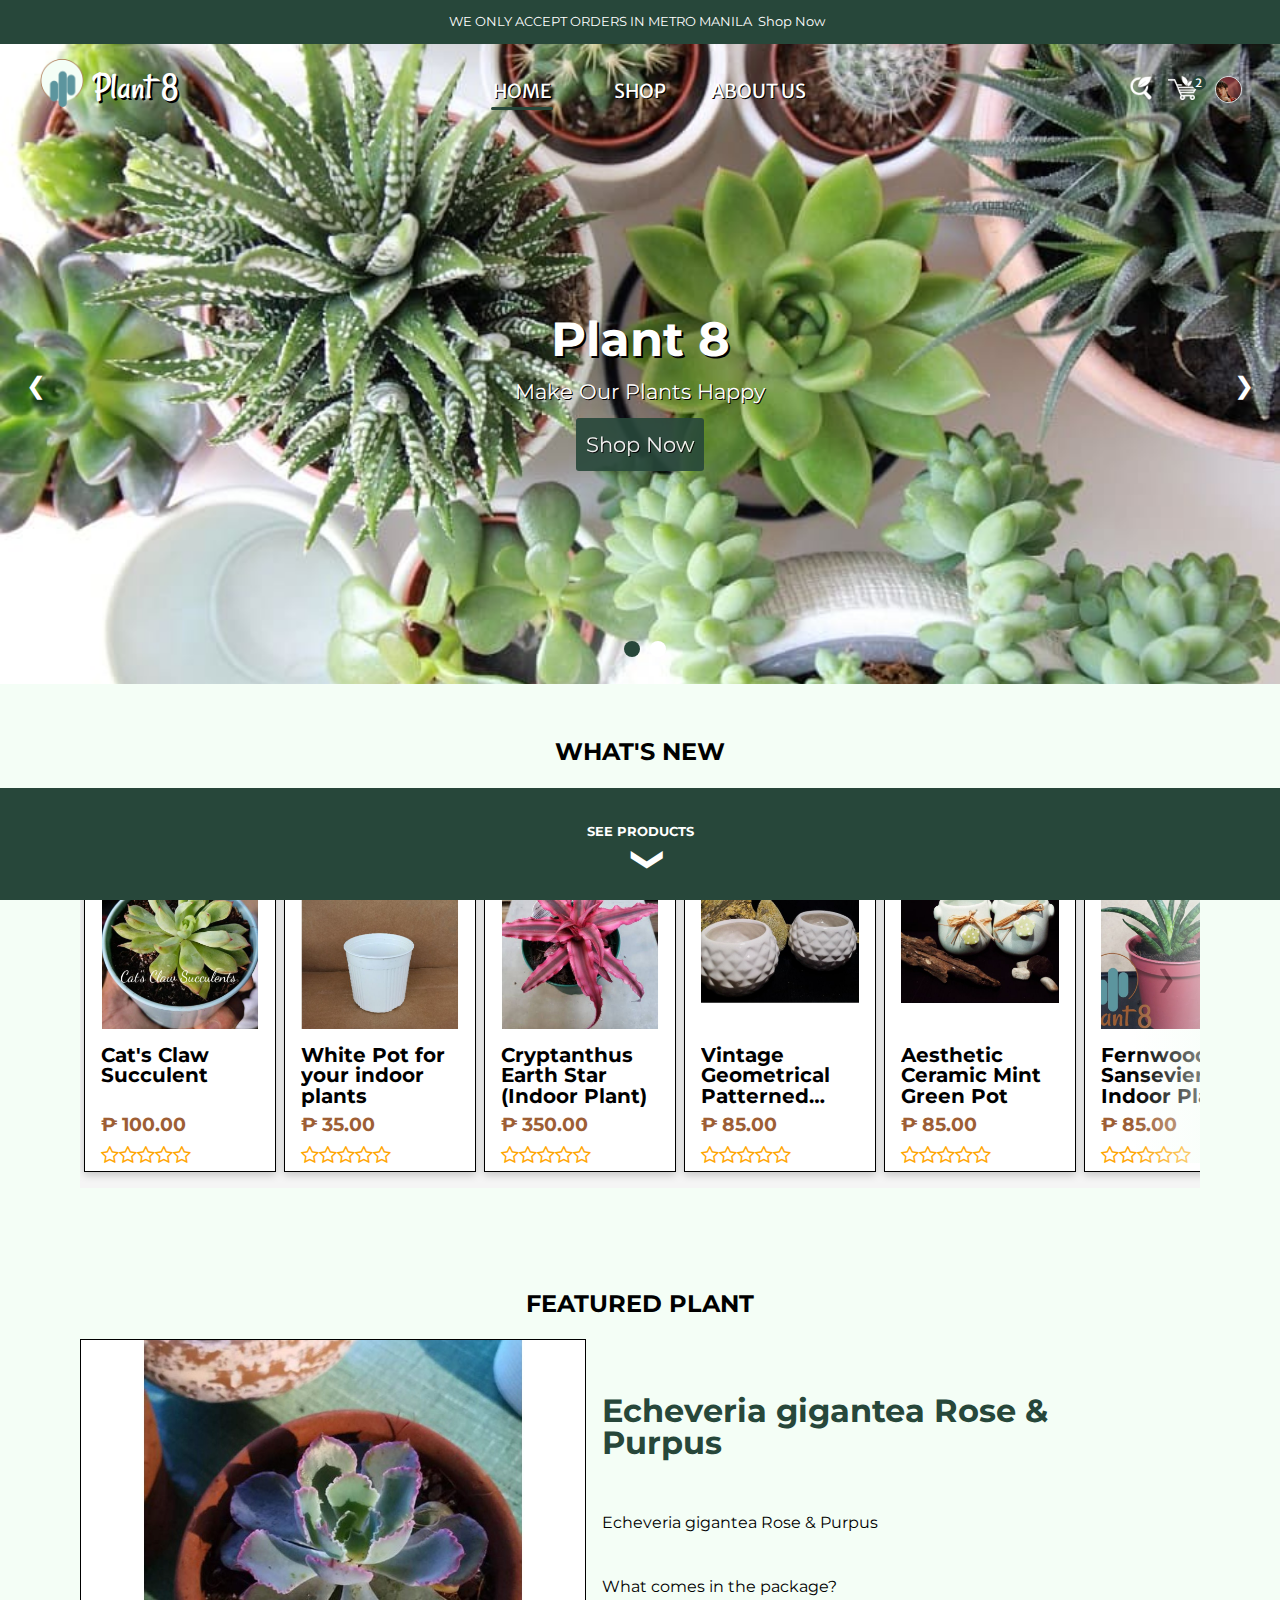
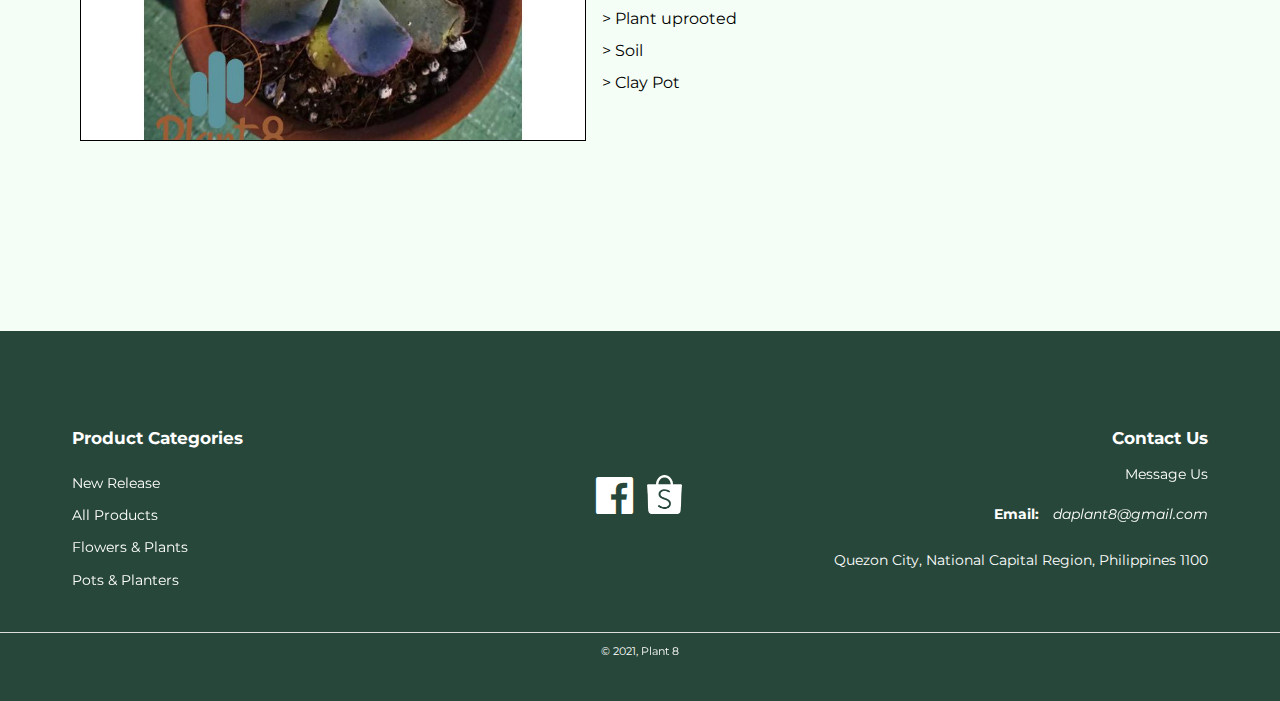
<file: index.html>
<!DOCTYPE html>
<!-- Developers: Dela Cruz, Ysabel S. -->
<!--             Villar, Ron-Arvil B. -->

<html>
	<head>
		<meta content="text/html;charset=utf-8" http-equiv="Content-Type">
		<meta content="utf-8" http-equiv="encoding">
		<meta name="viewport" content="width=device-width, initial-scale=1">
		<title>Plant 8 | Make Our Plants Happy</title>
		<link rel="shortcut icon" type="image/x-icon" href="images/content/favicon.ico">
		<link rel="preconnect" href="https://fonts.gstatic.com">
		<link href="https://fonts.googleapis.com/css2?family=Rancho&amp;family=Merriweather+Sans:wght@300;400&amp;family=Montserrat:wght@400;600&amp;display=swap" rel="stylesheet">
		<link href="css/page.css" rel="stylesheet" type="text/css">
		<link rel="stylesheet" href="https://cdnjs.cloudflare.com/ajax/libs/font-awesome/4.7.0/css/font-awesome.min.css">
		<script src="https://ajax.googleapis.com/ajax/libs/jquery/1.12.4/jquery.min.js"></script>
		<script src="https://code.jquery.com/jquery-3.2.1.min.js"></script>
		<script src="https://cdnjs.cloudflare.com/ajax/libs/popper.js/1.14.7/umd/popper.min.js" integrity="sha384-UO2eT0CpHqdSJQ6hJty5KVphtPhzWj9WO1clHTMGa3JDZwrnQq4sF86dIHNDz0W1" crossorigin="anonymous"></script>
		<script src="https://stackpath.bootstrapcdn.com/bootstrap/4.3.1/js/bootstrap.min.js" integrity="sha384-JjSmVgyd0p3pXB1rRibZUAYoIIy6OrQ6VrjIEaFf/nJGzIxFDsf4x0xIM+B07jRM" crossorigin="anonymous"></script>
		<script type="text/javascript" src="js/page-style.js"></script>
	</head>
	<body>
		<div id="body-wrapper">
			<div id="promo-banner">
				<p id="promo-content">WE ONLY ACCEPT ORDERS IN METRO MANILA<a href="shop.html">Shop Now</a></p>
			</div>
			<header id="header-menu">
				<div class="bg"></div>
				<div id="left-item">
					<span id="nav-icon" style="color: white;">&#9776;</span>
					<a href="index.html"><img id="logo-container" src="images/content/logo2.png" alt="Plant 8"></a>
					<a id="logo-name" class="title-shadow" href="index.html">Plant 8</a>
				</div>
				<div id="center-item" class="sidebar small-side left-origin">
					<span id="left-close" class="close-icon">×</span>
					<ul id="page-navigation" class="navigation">
						<li><a href="index.html" class="nav-link shadow"><span id="current">HOME</span></a></li>
						<li><a href="shop.html" class="nav-link shadow">SHOP</a></li>
						<li><a href="about.html" class="nav-link shadow">ABOUT US</a></li>
					</ul>
				</div>
				<div id="right-item">
					<div id="right-sidebar" class="sidebar small-side right-origin">
						<span id="right-close" class="close-icon">×</span>
						<ul id="user-settings" class="navigation">
							<a href="orders.html"><li id="history">Orders</li></a>
							<a href="settings.html"><li id="settings">Settings</li></a>
							<a href="#"><li id="log-out">Log Out</li></a>
						</ul>
					</div>
					<div id="user-icon" class="icon">
						<img src="images/users/1.jpg" alt="Ysabel Dela Cruz">
					</div>
					<div>
						<img id="cart-icon" class="icon white-icon" src="images/cart.png" data-toggle="modal" data-target="#cart-modal" alt="Cart">
						<span id="cart-count">2</span>
					</div>
					<div id="search">
						<img id="search-icon" class="icon white-icon" src="images/search2.png" alt="Search">
						<div id="search-sidebar" class="sidebar huge-side right-origin">
							<span id="search-close" class="close-icon">&times;</span>
							<div id="search-container">
								<input type="text" placeholder="Search.." name="search" id="search-bar">
								<button id="search-button"><img id="search-submit" src="images/search.png" alt="Search"></button>
							</div>
						</div>
					</div>
				</div>
				<div id="cart-modal" class="modal" style="display: none;" aria-hidden="true">
					<div class="modal-content">
						<div class="modal-body">
							<span class="X" data-dismiss="modal">&times;</span>
							<h2>Your Cart</h2>
							<hr class="horizontal">
							<div id="cart-empty" style="display: none;">
							<p>Oops. Looks like your cart is empty.</p>
							<button id="shop-redirect" class="redirect">Shop Now</button>
						</div>
						<div id="cart-items" style="display: block;">
							<div class="modal-field">
								<div>
									<input type="checkbox" id="select-all" class="ord-checkbox">
									<span class="checkmark cart-checkmark"></span>
								</div>
								<div>
									<button id="delete-cart" class="btn-red btn-disabled" data-cust_id="1"><i class="fa fa-trash"></i>Delete</button>
								</div>
							</div>
							<hr class="horizontal">
							<div id="ord-all">
								<div class="modal-field">
									<div class="ord-product">
										<input type="checkbox" class="ord-checkbox" data-cart_id="442">
										<span class="checkmark cart-checkmark"></span>
										<div class="ord-image">
											<img src="images/products/Broadleaf_Palm_Lily_with_Pot_-_Indoor_Plant/Broadleaf_Palm_Lily_with_Pot_-_Indoor_Plant.jpg">
										</div>
										<div class="ord-summary">
											<div class="ord-desc">
												<p class="ord-name">Broadleaf Palm Lily with Pot - Indoor Plant</p>
												<p class="ord-price">₱ 270.00</p>
												<div class="qty-set">
													<div class="qty-minus unselectable" data-cust_id="1" data-cart_id="442" data-prod_id="3" data-prod_price="270.00">-</div>
													<div class="qty-value">1</div>
													<div class="qty-add unselectable" data-maxqty="983" data-cart_id="442" data-prod_id="3" data-prod_price="270.00">+</div>
												</div>
												<div class="qty-avail">983 pieces left</div>
											</div>
											<p class="ord-sub-price">₱ 270.00</p>
										</div>
									</div>
									<hr class="horizontal">
								</div>
								<div class="modal-field">
									<div class="ord-product">
										<input type="checkbox" class="ord-checkbox" data-cart_id="441">
										<span class="checkmark cart-checkmark"></span>
										<div class="ord-image">
											<img src="images/products/San_Flores_Plant_with_pot_(Indoor_or_Outdoor)_Accent_Plant/San_Flores_Plant_with_pot_(Indoor_or_Outdoor)_Accent_Plant.jpg">
										</div>
										<div class="ord-summary">
											<div class="ord-desc">
												<p class="ord-name">San Flores Plant with pot (Indoor or Outdoor) Accent Plant</p>
												<p class="ord-price">₱ 350.00</p>
												<div class="qty-set">
													<div class="qty-minus unselectable" data-cust_id="1" data-cart_id="441" data-prod_id="1" data-prod_price="350.00">-</div>
													<div class="qty-value">1</div>
													<div class="qty-add unselectable" data-maxqty="941" data-cart_id="441" data-prod_id="1" data-prod_price="350.00">+</div>
												</div>
												<div class="qty-avail">941 pieces left</div>
											</div>
											<p class="ord-sub-price">₱ 350.00</p>
										</div>
									</div>
									<hr class="horizontal">
								</div>
							</div>
							<div id="modal-total" class="modal-field">
								<p><span id="ord-total-qty">2 items</span>, Total: ₱ <span id="ord-total-price">620.00</span></p>
							</div>
							<div id="checkout-field" class="modal-field">
								<button id="checkout-cart" class="btn-green btn-disabled"><i class="fa fa-shopping-basket"></i>Checkout</button>
							</div>
							<h4>You may like:</h4>
							<div id="cart-recommend">
								<a href="product.html?ID=2&amp;prod=sea+orache (indoor or outdoor plant)">
									<div class="recom-display">
										<div class="recom-image">
											<img src="images/products/Sea_Orache_(Indoor_or_Outdoor_Plant)/Sea_Orache_(Indoor_or_Outdoor_Plant).jpg">
										</div>
										<div class="recom-info">
											<div class="recom-name">
												<p>Sea Orache (Indoor or Outdoor Plant)</p>
											</div>
											<p class="recom-price">₱ 250.00</p>
										</div>
									</div>
								</a>
								<a href="product.html?ID=1&amp;prod=san+flores plant with pot (indoor or outdoor) accent plant">
									<div class="recom-display">
										<div class="recom-image">
											<img src="images/products/San_Flores_Plant_with_pot_(Indoor_or_Outdoor)_Accent_Plant/San_Flores_Plant_with_pot_(Indoor_or_Outdoor)_Accent_Plant.jpg">
										</div>
										<div class="recom-info">
											<div class="recom-name">
												<p>San Flores Plant with pot (Indoor or Outdoor) Accent Plant</p>
											</div>
											<p class="recom-price">₱ 350.00</p>
										</div>
									</div>
								</a>
								<a href="product.html?ID=49&amp;prod=2+pcs ceramic pots for your plants">
									<div class="recom-display">
										<div class="recom-image">
											<img src="images/products/2_pcs_Cermic_Pots_for_your_plants/2_pcs_Cermic_Pots_for_your_plants.jpg">
										</div>
										<div class="recom-info">
											<div class="recom-name">
												<p>2 pcs Ceramic Pots for your plants</p>
											</div>
											<p class="recom-price">₱ 250.00</p>
										</div>
									</div>
								</a>
								<a href="product.html?ID=59&amp;prod=fernwood+sanseviera - indoor plant">
									<div class="recom-display">
										<div class="recom-image">
											<img src="images/products/Fernwood_Sanseviera_-_Indoor_Plant/Fernwood_Sanseviera_-_Indoor_Plant.jpg"></div>
											<div class="recom-info">
												<div class="recom-name">
													<p>Fernwood Sanseviera - Indoor Plant</p>
												</div>
												<p class="recom-price">₱ 85.00</p>
											</div>
										</div>
									</a>
								</div>
							</div>
						</div>
					</div>
				</div>
				<div id="load-modal" class="modal" data-backdrop="static" data-keyboard="false">
					<div class="loader"></div>
				</div>
			</header>
			<div id="main">
				<div id="scroll-prompt" class="home-scroll unselectable">
					<h5>SEE PRODUCTS</h5>
					<span id="prompt-arrow">❮</span>
				</div>
				<div id="banner">
					<div id="banner-slider">
						<div class="banner-image">
							<img src="images/content/banner-2.jpg" alt="Plant 8">
							<div class="banner-text">
								<div class="banner-title title-shadow caption-center">Plant 8</div>
								<div class="banner-subtitle shadow caption-center">
									<p>Make Our Plants Happy</p>
									<a href="shop.html" class="caption-center"><div class="banner-button">Shop Now</div></a>
								</div>
							</div>
						</div>
						<div class="banner-image">
							<img src="images/content/banner-3.jpg" alt="Ceramic Geometric Planter">
							<div class="banner-text">
								<div class="banner-title title-shadow caption-left">Ceramic Geometric Planter</div>
								<div class="banner-subtitle shadow caption-left">
									<p>Grab yours now!</p>
									<a href="product.html?ID=32&amp;prod=geometrical+pattered+ceramic+pot" class="caption-left"><div class="banner-button">Learn More</div></a>
								</div>
							</div>
						</div>
					</div>
					<a id="prev-banner" class="slide" onclick="nextBanner(-1)">❮</a>
					<a id="next-banner" class="slide" onclick="nextBanner(1)">❯</a>
					<div id="slide-page"></div>
				</div>
				<div class="inner inner-home">
					<div class="row-home">
						<h2>WHAT'S NEW</h2>
						<div class="product-home">
							<div id="new-display" class="product-slider">
								<div class="product-display" data-prod_id="64" data-prod_name="Cat's Claw Succulent">
									<div class="product-image">
										<img src="images/products/Cat_s_Claw_Succulent/Cat_s_Claw_Succulent.jpg" alt="Cat's Claw Succulent">
									</div>
									<div class="product-info">
										<div class="product-name">
											<p>Cat's Claw Succulent</p>
										</div>
										<p class="product-price">₱ 100.00</p>
										<p class="rating"><i class="fa fa-star-o"></i><i class="fa fa-star-o"></i><i class="fa fa-star-o"></i><i class="fa fa-star-o"></i><i class="fa fa-star-o"></i></p>
									</div>
								</div>
								<div class="product-display" data-prod_id="63" data-prod_name="White Pot for your indoor plants">
									<div class="product-image">
										<img src="images/products/White_Pot_for_your_indoor_plants/White_Pot_for_your_indoor_plants.jpg" alt="White Pot for your indoor plants">
									</div>
									<div class="product-info">
										<div class="product-name">
											<p>White Pot for your indoor plants</p>
										</div>
										<p class="product-price">₱ 35.00</p>
										<p class="rating"><i class="fa fa-star-o"></i><i class="fa fa-star-o"></i><i class="fa fa-star-o"></i><i class="fa fa-star-o"></i><i class="fa fa-star-o"></i></p>
									</div>
								</div>
								<div class="product-display" data-prod_id="62" data-prod_name="Cryptanthus Earth Star (Indoor Plant)">
									<div class="product-image">
										<img src="images/products/Cryptanthus_Earth_Star_(Indoor_Plant)/Cryptanthus_Earth_Star_(Indoor_Plant).jpg" alt="Cryptanthus Earth Star (Indoor Plant)">
									</div>
									<div class="product-info">
										<div class="product-name">
											<p>Cryptanthus Earth Star (Indoor Plant)</p>
										</div>
										<p class="product-price">₱ 350.00</p>
										<p class="rating"><i class="fa fa-star-o"></i><i class="fa fa-star-o"></i><i class="fa fa-star-o"></i><i class="fa fa-star-o"></i><i class="fa fa-star-o"></i></p>
									</div>
								</div>
								<div class="product-display" data-prod_id="61" data-prod_name="Vintage Geometrical Patterned Ceramic Pots l">
									<div class="product-image">
										<img src="images/products/Vintage_Geometrical_Patterned_Cermic_Pots_l/Vintage_Geometrical_Patterned_Cermic_Pots_l.jpg" alt="Vintage Geometrical Patterned Ceramic Pots l">
									</div>
									<div class="product-info">
										<div class="product-name">
											<p>Vintage Geometrical Patterned Ceramic Pots l</p>
										</div>
										<p class="product-price">₱ 85.00</p>
										<p class="rating"><i class="fa fa-star-o"></i><i class="fa fa-star-o"></i><i class="fa fa-star-o"></i><i class="fa fa-star-o"></i><i class="fa fa-star-o"></i></p>
									</div>
								</div>
								<div class="product-display" data-prod_id="60" data-prod_name="Aesthetic Ceramic Mint Green Pot">
									<div class="product-image">
										<img src="images/products/Aesthetic_Ceramic_Mint_Green_Pot/Aesthetic_Ceramic_Mint_Green_Pot.jpg" alt="Aesthetic Ceramic Mint Green Pot">
									</div>
									<div class="product-info">
										<div class="product-name">
											<p>Aesthetic Ceramic Mint Green Pot</p>
										</div>
										<p class="product-price">₱ 85.00</p>
										<p class="rating"><i class="fa fa-star-o"></i><i class="fa fa-star-o"></i><i class="fa fa-star-o"></i><i class="fa fa-star-o"></i><i class="fa fa-star-o"></i></p>
									</div>
								</div>
								<div class="product-display" data-prod_id="59" data-prod_name="Fernwood Sanseviera - Indoor Plant">
									<div class="product-image">
										<img src="images/products/Fernwood_Sanseviera_-_Indoor_Plant/Fernwood_Sanseviera_-_Indoor_Plant.jpg" alt="Fernwood Sanseviera - Indoor Plant">
									</div>
									<div class="product-info">
										<div class="product-name">
											<p>Fernwood Sanseviera - Indoor Plant</p>
										</div>
										<p class="product-price">₱ 85.00</p>
										<p class="rating"><i class="fa fa-star-o"></i><i class="fa fa-star-o"></i><i class="fa fa-star-o"></i><i class="fa fa-star-o"></i><i class="fa fa-star-o"></i></p>
									</div>
								</div>
								<div class="product-display" data-prod_id="58" data-prod_name="Hawaiian Elf or Dwarf Umbrella tree with pot (Indoor or outdoor Plant)">
									<div class="product-image">
										<img src="images/products/Hawaiian_Elf_or_Dwarf_Umbrella_tree_with_pot_(Indoor_or_outdoor_Plant)/Hawaiian_Elf_or_Dwarf_Umbrella_tree_with_pot_(Indoor_or_outdoor_Plant).jpg" alt="Hawaiian Elf or Dwarf Umbrella tree with pot (Indoor or outdoor Plant)">
									</div>
									<div class="product-info">
										<div class="product-name">
											<p>Hawaiian Elf or Dwarf Umbrella tree with pot (Indoor or outdoor Plant)</p>
										</div>
										<p class="product-price">₱ 400.00</p>
										<p class="rating"><i class="fa fa-star-o"></i><i class="fa fa-star-o"></i><i class="fa fa-star-o"></i><i class="fa fa-star-o"></i><i class="fa fa-star-o"></i></p>
									</div>
								</div>
								<div class="product-display" data-prod_id="57" data-prod_name="Christmas Sale - Camp Fire Succulent">
									<div class="product-image">
										<img src="images/products/Christmas_Sale_-_Camp_Fire_Succulent/Christmas_Sale_-_Camp_Fire_Succulent.jpg" alt="Christmas Sale - Camp Fire Succulent">
									</div>
									<div class="product-info">
										<div class="product-name">
											<p>Christmas Sale - Camp Fire Succulent</p>
										</div>
										<p class="product-price">₱ 60.00</p>
										<p class="rating"><i class="fa fa-star-o"></i><i class="fa fa-star-o"></i><i class="fa fa-star-o"></i><i class="fa fa-star-o"></i><i class="fa fa-star-o"></i></p>
									</div>
								</div>
								<div class="product-display" data-prod_id="56" data-prod_name="Echeveria gigantea Rose &amp; Purpus">
									<div class="product-image">
										<img src="images/products/Echeveria_gigantea_Rose_Purpus/Echeveria_gigantea_Rose_Purpus.jpg" alt="Echeveria gigantea Rose &amp; Purpus">
									</div>
									<div class="product-info">
										<div class="product-name">
											<p>Echeveria gigantea Rose &amp; Purpus</p>
										</div>
										<p class="product-price">₱ 250.00</p>
										<p class="rating"><i class="fa fa-star-o"></i><i class="fa fa-star-o"></i><i class="fa fa-star-o"></i><i class="fa fa-star-o"></i><i class="fa fa-star-o"></i></p>
									</div>
								</div>
								<div class="product-display" data-prod_id="55" data-prod_name="Christmas Plant Sale - Haworthia Herbacea">
									<div class="product-image">
										<img src="images/products/Christmas_Plant_Sale_-_Haworthia_Herbacea/Christmas_Plant_Sale_-_Haworthia_Herbacea.jpg" alt="Christmas Plant Sale - Haworthia Herbacea">
									</div>
									<div class="product-info">
										<div class="product-name">
											<p>Christmas Plant Sale - Haworthia Herbacea</p>
										</div>
										<p class="product-price">₱ 99.00</p>
										<p class="rating"><i class="fa fa-star-o"></i><i class="fa fa-star-o"></i><i class="fa fa-star-o"></i><i class="fa fa-star-o"></i><i class="fa fa-star-o"></i></p>
									</div>
								</div>
								<a href="shop.html#new-release">
									<div class="product-display">
										<p class="more">VIEW MORE</p>
									</div>
								</a>
							</div>
							<a id="prev-new" class="prev-display slide" onclick="slideProduct(-1, 1)"><span>&#10094;</span></a>
							<a id="next-new" class="next-display slide" onclick="slideProduct(1, 1)"><span>&#10095;</span></a>
						</div>
					</div>
					<div class="row-home">
						<h2>FEATURED PLANT</h2>
						<div class="featured-home">
							<a href="product.html?ID=56&amp;prod=echeveria+gigantea+rose+&amp;+purpus" id="featured-image" class="column-home">
								<img src="images/products/Echeveria_gigantea_Rose_Purpus/Echeveria_gigantea_Rose_Purpus.jpg" alt="?php echo $row['Title']; ?>">
							</a>
							<div class="column-home">
								<a href="product.html?ID=56&amp;prod=echeveria+gigantea+rose+&amp;+purpus" id="featured-name">Echeveria gigantea Rose &amp; Purpus</a>
								<div id="featured-desc">
									<p>Echeveria gigantea Rose &amp; Purpus<br /><br />What comes in the package?<br />> Plant uprooted<br />> Soil<br />> Clay Pot</p>
								</div>
							</div>
						</div>
					</div>
				</div>
				<div id="scroll-top">
					<span id="arrow-up">&#10094;</span>
				</div>
			</div>
			<footer>
				<div class="row">
					<div id="product-categories" class="column">
						<h3>Product Categories</h3>
						<p><a href="shop.html#new-release" class="category-footer">New Release</a></p>
						<p><a href="shop.html#all" class="category-footer">All Products</a></p>
						<p><a href="shop.html#flowers-plants" class="category-footer">Flowers &amp; Plants</a></p>
						<p><a href="shop.html#pots-planters" class="category-footer">Pots &amp; Planters</a></p>
					</div>
					<div id="sns" class="column">
						<ul>
							<li>
								<a class="shop-links" href="https://www.facebook.com/Dplant8" target="_blank">
									<i class="fa fa-facebook-official fa-3x"></i>
								</a>
							</li>
							<li>
								<a class="shop-links" href="https://shopee.ph/plant8" target="_blank">
									<img src="images/content/shopee.png" alt="Shopee">
								</a>
							</li>
						</ul>
					</div>
					<div id="contact-footer" class="column">
						<h3>Contact Us</h3>
						<a id="message-us" href="about.html?loc=message-us">Message Us</a>
						<p><label>Email:</label><a id="email" href="mailto:daplant8@gmail.com">daplant8@gmail.com</a></p>
						<p>Quezon City, National Capital Region, Philippines 1100</p>
					</div>
				</div>
				<div class="row">
					<p>© 2021, <a href="index.html">Plant 8</a></p>
				</div>
			</footer>
		</div>
		<script type="text/javascript">
			let bannerImages = $(".banner-image").length;
			let bannerTimer;
			let bannerIndex = -1;
			let currentSlide = 0;
			let newWindow;

			let productWidth = $(".product-display").outerWidth(true);
			let currentNew = 0;
			let currentBest = 0;
			
			function createBanner() {
				let pageMarker = $("#slide-page");
				let bannerWidth = bannerImages * window.innerWidth;
				$("#banner-slider").width(bannerWidth + "vw");
			}

			function nextBanner(index) {
				clearInterval(bannerTimer);
				if(index < 0)
					bannerIndex -= 2;
				if(bannerIndex < -1)
					bannerIndex = bannerImages - 2;

				newWindow = true;
				slideBanner();
			}

			function setBanner(index) {
				clearInterval(bannerTimer);
				bannerIndex = index;

				newWindow = true;
				slideBanner();
			}

			function slideBanner() {
				$(".dot").eq(currentSlide).removeClass("currentDot");
				if(bannerIndex >= bannerImages - 1)
					bannerIndex = -1;

				bannerIndex++;
				$("#banner-slider").css("transform", "translateX(-" + bannerIndex * 100 + "vw)");
				currentSlide = bannerIndex;
				$(".dot").eq(currentSlide).addClass("currentDot");

				if(newWindow) {
					bannerTimer = setInterval(slideBanner, 20000);
					newWindow = false;
				}
			}

			function setDisplaysWidth() {
				let newCount = $("#new-display").children().length;
				let newSlider = productWidth * newCount;
				$("#new-display").width(newSlider);
				$("#prev-new").hide();

				if(newSlider <= $(".product-home").width())
					$("#next-new").hide();

				let bestCount = $("#best-display").children().length;
				let bestSlider = productWidth * bestCount;
				$("#best-display").width(bestSlider);
				$("#prev-best").hide();

				if(bestSlider <= $(".product-home").width())
					$("#next-best").hide();
			}

			function slideProduct(index, display) {
				let displaySlide;
				let displayTranslate;
				let prevButton;
				let nextButton;

				switch(display) {
					case 1: 
						displaySlide = $("#new-display");
						if(index > 0)
							currentNew++;
						else
							currentNew--;

						displayTranslate = currentNew;
						prevButton = $("#prev-new");
						nextButton = $("#next-new");
						break;
					case 2:
						displaySlide = $("#best-display");
						if(index > 0)
							currentBest++;
						else
							currentBest--;

						displayTranslate = currentBest;
						prevButton = $("#prev-best");
						nextButton = $("#next-best");
						break;
				}

				let totalTranslate = displayTranslate * productWidth;
				let remainWidth = $(displaySlide).width() - totalTranslate;
				let displayWidth = $(".product-home").width();

				$(displaySlide).css("transform", "translateX(-" + totalTranslate + "px)");
				$(prevButton).css("display", displayTranslate == 0 ? "none" : "block");
				$(nextButton).css("display", remainWidth <= displayWidth ? "none" : "block");
			}
			
			$('body').click(function(event) {
				if(!$(event.target).is("#user-settings") || !$(event.target).is("#user-icon") || !$(event.target).is(".fa-user-circle-o"))
					$('#user-settings').removeClass('active');
			});
			
			$(document).ready(function() {
				$('.product-display').click(function() {
					let prodID = $(this).attr('data-Prod_ID');
					let prodLocation = $(this).attr('data-Prod_Name').replace(/\s+/g, '-').toLowerCase();
					window.location.href = 'product.html?ID=' + prodID + '&prod=' + prodLocation;
				});

				$('.product-action').click(function(event) {
					event.preventDefault();
					event.stopPropagation();
				}).find('.add-cart, .view-prod').click(function() {
					if($(this).hasClass('add-cart')) {
						let custID = "1"
						singleAddtoCart(custID, $(this).attr('data-Prod_ID'));
					} else {
						window.location = $(this).attr('data-Prod_Location');
					}
					return false;
				});
			});

			// activate sticky header when page is scrolled
			window.onscroll = function() {
				activateSticky();
			}

			window.addEventListener("resize", setDisplaysWidth);

			// remove shadow style if window width is lower than 901px
			window.onload = function() {
				setDisplaysWidth();
				createBanner();
				activateSticky();

				for(i = 0; i < bannerImages; i++) {
					let newDot = document.createElement("span");
					newDot.className = "dot";
					newDot.addEventListener("click", function() {
						setBanner(classIndex($(".dot"), this) - 1);
					});
					$("#slide-page").append($(newDot));
				}
				newWindow = true;
				slideBanner();
			}
		</script>
	
</body></html>
</file>
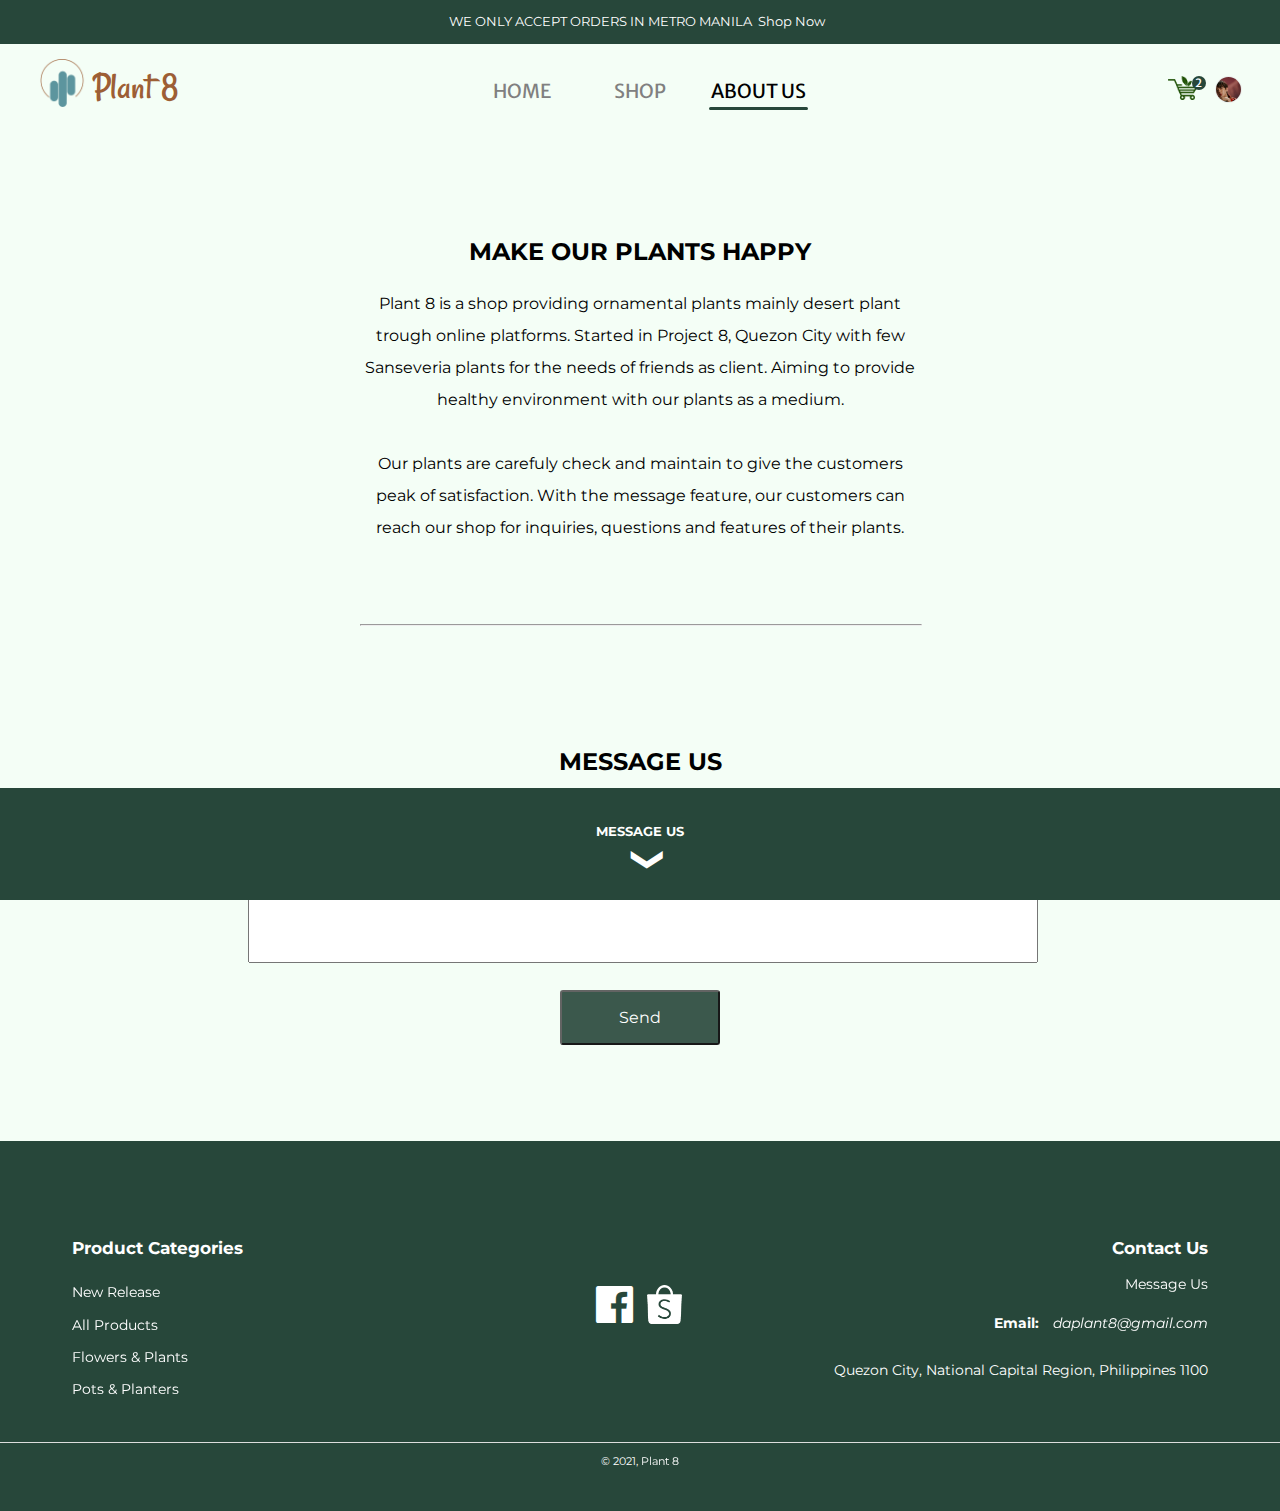
<file: about.html>
<!DOCTYPE html>
<!-- Developers: Dela Cruz, Ysabel S. -->
<!--             Villar, Ron-Arvil B. -->
<html>
	<head>
		<meta content="text/html;charset=utf-8" http-equiv="Content-Type">
		<meta content="utf-8" http-equiv="encoding">
		<meta name="viewport" content="width=device-width, initial-scale=1">
		<title>Plant 8 | Make Our Plants Happy</title>
		<link rel="shortcut icon" type="image/x-icon" href="images/content/favicon.ico">
		<link rel="preconnect" href="https://fonts.gstatic.com">
		<link href="https://fonts.googleapis.com/css2?family=Rancho&amp;family=Merriweather+Sans:wght@300;400&amp;family=Montserrat:wght@400;600&amp;display=swap" rel="stylesheet">
		<link href="css/page.css" rel="stylesheet" type="text/css">
		<link rel="stylesheet" href="https://cdnjs.cloudflare.com/ajax/libs/font-awesome/4.7.0/css/font-awesome.min.css">
		<script src="https://ajax.googleapis.com/ajax/libs/jquery/1.12.4/jquery.min.js"></script>
		<script src="https://code.jquery.com/jquery-3.2.1.min.js"></script>
		<script src="https://cdnjs.cloudflare.com/ajax/libs/popper.js/1.14.7/umd/popper.min.js" integrity="sha384-UO2eT0CpHqdSJQ6hJty5KVphtPhzWj9WO1clHTMGa3JDZwrnQq4sF86dIHNDz0W1" crossorigin="anonymous"></script>
		<script src="https://stackpath.bootstrapcdn.com/bootstrap/4.3.1/js/bootstrap.min.js" integrity="sha384-JjSmVgyd0p3pXB1rRibZUAYoIIy6OrQ6VrjIEaFf/nJGzIxFDsf4x0xIM+B07jRM" crossorigin="anonymous"></script>
		<script type="text/javascript" src="js/page-style.js"></script>
	</head>
	<body>
		<div id="body-wrapper">
			<div id="promo-banner">
				<p id="promo-content">WE ONLY ACCEPT ORDERS IN METRO MANILA<a href="shop.html">Shop Now</a></p>
			</div>
			<header id="header-menu">
				<div class="bg"></div>
				<div id="left-item">
					<span id="nav-icon" style="color: white;">&#9776;</span>
					<a href="index.html"><img id="logo-container" src="images/content/logo2.png" alt="Plant 8"></a>
					<a id="logo-name" class="title-shadow" href="index.html">Plant 8</a>
				</div>
				<div id="center-item" class="sidebar small-side left-origin">
					<span id="left-close" class="close-icon">×</span>
					<ul id="page-navigation" class="navigation">
						<li><a href="index.html" class="nav-link shadow">HOME</a></li>
						<li><a href="shop.html" class="nav-link shadow">SHOP</a></li>
						<li><a href="about.html" class="nav-link shadow"><span id="current">ABOUT US</span></a></li>
					</ul>
				</div>
				<div id="right-item">
					<div id="right-sidebar" class="sidebar small-side right-origin">
						<span id="right-close" class="close-icon">×</span>
						<ul id="user-settings" class="navigation">
							<a href="orders.html"><li id="history">Orders</li></a>
							<a href="settings.html"><li id="settings">Settings</li></a>
							<a href="#"><li id="log-out">Log Out</li></a>
						</ul>
					</div>
					<div id="user-icon" class="icon">
						<img src="images/users/1.jpg" alt="Ysabel Dela Cruz">
					</div>
					<div>
						<img id="cart-icon" class="icon" src="images/cart.png" data-toggle="modal" data-target="#cart-modal" alt="Cart">
						<span id="cart-count">2</span>
					</div>
				</div>
				<div id="cart-modal" class="modal" style="display: none;" aria-hidden="true">
					<div class="modal-content">
						<div class="modal-body">
							<span class="X" data-dismiss="modal">&times;</span>
							<h2>Your Cart</h2>
							<hr class="horizontal">
							<div id="cart-empty" style="display: none;">
							<p>Oops. Looks like your cart is empty.</p>
							<button id="shop-redirect" class="redirect">Shop Now</button>
						</div>
						<div id="cart-items" style="display: block;">
							<div class="modal-field">
								<div>
									<input type="checkbox" id="select-all" class="ord-checkbox">
									<span class="checkmark cart-checkmark"></span>
								</div>
								<div>
									<button id="delete-cart" class="btn-red btn-disabled" data-cust_id="1"><i class="fa fa-trash"></i>Delete</button>
								</div>
							</div>
							<hr class="horizontal">
							<div id="ord-all">
								<div class="modal-field">
									<div class="ord-product">
										<input type="checkbox" class="ord-checkbox" data-cart_id="442">
										<span class="checkmark cart-checkmark"></span>
										<div class="ord-image">
											<img src="images/products/Broadleaf_Palm_Lily_with_Pot_-_Indoor_Plant/Broadleaf_Palm_Lily_with_Pot_-_Indoor_Plant.jpg">
										</div>
										<div class="ord-summary">
											<div class="ord-desc">
												<p class="ord-name">Broadleaf Palm Lily with Pot - Indoor Plant</p>
												<p class="ord-price">₱ 270.00</p>
												<div class="qty-set">
													<div class="qty-minus unselectable" data-cust_id="1" data-cart_id="442" data-prod_id="3" data-prod_price="270.00">-</div>
													<div class="qty-value">1</div>
													<div class="qty-add unselectable" data-maxqty="983" data-cart_id="442" data-prod_id="3" data-prod_price="270.00">+</div>
												</div>
												<div class="qty-avail">983 pieces left</div>
											</div>
											<p class="ord-sub-price">₱ 270.00</p>
										</div>
									</div>
									<hr class="horizontal">
								</div>
								<div class="modal-field">
									<div class="ord-product">
										<input type="checkbox" class="ord-checkbox" data-cart_id="441">
										<span class="checkmark cart-checkmark"></span>
										<div class="ord-image">
											<img src="images/products/San_Flores_Plant_with_pot_(Indoor_or_Outdoor)_Accent_Plant/San_Flores_Plant_with_pot_(Indoor_or_Outdoor)_Accent_Plant.jpg">
										</div>
										<div class="ord-summary">
											<div class="ord-desc">
												<p class="ord-name">San Flores Plant with pot (Indoor or Outdoor) Accent Plant</p>
												<p class="ord-price">₱ 350.00</p>
												<div class="qty-set">
													<div class="qty-minus unselectable" data-cust_id="1" data-cart_id="441" data-prod_id="1" data-prod_price="350.00">-</div>
													<div class="qty-value">1</div>
													<div class="qty-add unselectable" data-maxqty="941" data-cart_id="441" data-prod_id="1" data-prod_price="350.00">+</div>
												</div>
												<div class="qty-avail">941 pieces left</div>
											</div>
											<p class="ord-sub-price">₱ 350.00</p>
										</div>
									</div>
									<hr class="horizontal">
								</div>
							</div>
							<div id="modal-total" class="modal-field">
								<p><span id="ord-total-qty">2 items</span>, Total: ₱ <span id="ord-total-price">620.00</span></p>
							</div>
							<div id="checkout-field" class="modal-field">
								<button id="checkout-cart" class="btn-green btn-disabled"><i class="fa fa-shopping-basket"></i>Checkout</button>
							</div>
							<h4>You may like:</h4>
							<div id="cart-recommend">
								<a href="product.html?ID=2&amp;prod=sea+orache (indoor or outdoor plant)">
									<div class="recom-display">
										<div class="recom-image">
											<img src="images/products/Sea_Orache_(Indoor_or_Outdoor_Plant)/Sea_Orache_(Indoor_or_Outdoor_Plant).jpg">
										</div>
										<div class="recom-info">
											<div class="recom-name">
												<p>Sea Orache (Indoor or Outdoor Plant)</p>
											</div>
											<p class="recom-price">₱ 250.00</p>
										</div>
									</div>
								</a>
								<a href="product.html?ID=1&amp;prod=san+flores plant with pot (indoor or outdoor) accent plant">
									<div class="recom-display">
										<div class="recom-image">
											<img src="images/products/San_Flores_Plant_with_pot_(Indoor_or_Outdoor)_Accent_Plant/San_Flores_Plant_with_pot_(Indoor_or_Outdoor)_Accent_Plant.jpg">
										</div>
										<div class="recom-info">
											<div class="recom-name">
												<p>San Flores Plant with pot (Indoor or Outdoor) Accent Plant</p>
											</div>
											<p class="recom-price">₱ 350.00</p>
										</div>
									</div>
								</a>
								<a href="product.html?ID=49&amp;prod=2+pcs ceramic pots for your plants">
									<div class="recom-display">
										<div class="recom-image">
											<img src="images/products/2_pcs_Cermic_Pots_for_your_plants/2_pcs_Cermic_Pots_for_your_plants.jpg">
										</div>
										<div class="recom-info">
											<div class="recom-name">
												<p>2 pcs Ceramic Pots for your plants</p>
											</div>
											<p class="recom-price">₱ 250.00</p>
										</div>
									</div>
								</a>
								<a href="product.html?ID=59&amp;prod=fernwood+sanseviera - indoor plant">
									<div class="recom-display">
										<div class="recom-image">
											<img src="images/products/Fernwood_Sanseviera_-_Indoor_Plant/Fernwood_Sanseviera_-_Indoor_Plant.jpg"></div>
											<div class="recom-info">
												<div class="recom-name">
													<p>Fernwood Sanseviera - Indoor Plant</p>
												</div>
												<p class="recom-price">₱ 85.00</p>
											</div>
										</div>
									</a>
								</div>
							</div>
						</div>
					</div>
				</div>
				<div id="load-modal" class="modal" data-backdrop="static" data-keyboard="false">
					<div class="loader"></div>
				</div>
			</header>
			<div id="main" class="no-banner">
				<div id="message-notif">
					<p><span>Message sent</span></p>
				</div>
				<div id="scroll-prompt" class="message-scroll unselectable">
					<h5>MESSAGE US</h5>
					<span id="prompt-arrow">❮</span>
				</div>
				<div class="inner">
					<div id="shop-detail">
						<h2>MAKE OUR PLANTS HAPPY</h2>
						<p>Plant 8 is a shop providing ornamental plants mainly desert plant trough online platforms. Started in Project 8, Quezon City with few Sanseveria plants for the needs of friends as client. Aiming to provide healthy environment with our plants as a medium.<br /><br />Our plants are carefuly check and maintain to give the customers peak of satisfaction. With the message feature, our customers can reach our shop for inquiries, questions and features of their plants.</p>
						<hr class="horizontal">
					</div>
					<div id="send-message">
						<h2>MESSAGE US</h2>
						<div>
							<form id="message-form" method="post">
								<div class="message-field">
									<div class="message-label">
										<label for="messageName" class="req">Name</label>
									</div>
									<div class="message-input">
										<input type="text" placeholder="Full Name" name="messageName" id="message-name" value="Ysabel Dela Cruz" readonly="" required="">
									</div>
								</div>
								<div class="message-field">
									<div class="message-label">
										<label for="messageEmail" class="req">Email Address</label>
									</div>
									<div class="message-input">
										<input type="email" placeholder="email@address.com" name="messageEmail" id="message-email" value="delacruz.ysa@gmail.com" readonly="" required="">
									</div>
								</div>
								<div class="message-field">
									<div class="message-input">
										<textarea placeholder="Type message..." name="messageMain" id="message-main" rows="5" required=""></textarea>
									</div>
								</div>
							</form>
							<div class="message-field message-action">
								<button id="message-btn" class="btn-green">Send</button>
							</div>
						</div>
					</div>
				</div>
				<div id="scroll-top" style="display: none;">
					<span id="arrow-up">❮</span>
				</div>
			</div>
			<footer>
				<div class="row">
					<div id="product-categories" class="column">
						<h3>Product Categories</h3>
						<p><a href="shop.html#new-release" class="category-footer">New Release</a></p>
						<p><a href="shop.html#all" class="category-footer">All Products</a></p>
						<p><a href="shop.html#flowers-plants" class="category-footer">Flowers &amp; Plants</a></p>
						<p><a href="shop.html#pots-planters" class="category-footer">Pots &amp; Planters</a></p>
					</div>
					<div id="sns" class="column">
						<ul>
							<li>
								<a class="shop-links" href="https://www.facebook.com/Dplant8" target="_blank">
									<i class="fa fa-facebook-official fa-3x"></i>
								</a>
							</li>
							<li>
								<a class="shop-links" href="https://shopee.ph/plant8" target="_blank">
									<img src="images/content/shopee.png" alt="Shopee">
								</a>
							</li>
						</ul>
					</div>
					<div id="contact-footer" class="column">
						<h3>Contact Us</h3>
						<a id="message-us" href="about.html?loc=message-us">Message Us</a>
						<p><label>Email:</label><a id="email" href="mailto:daplant8@gmail.com">daplant8@gmail.com</a></p>
						<p>Quezon City, National Capital Region, Philippines 1100</p>
					</div>
				</div>
				<div class="row">
					<p>© 2021, <a href="index.html">Plant 8</a></p>
				</div>
			</footer>
		</div>
		<script type="text/javascript">
			$('body').click(function(event) {
				if(!$(event.target).is("#user-settings") || !$(event.target).is("#user-icon") || !$(event.target).is(".fa-user-circle-o"))
					$('#user-settings').removeClass('active');
			});
			
			// activate sticky header when page is scrolled
			window.onscroll = function() {
				activateSticky();
			}

			// remove shadow style if window width is lower than 901px
			window.onload = function() {
				activateSticky();

				let queryString = (location.href.split('?')[1] || '');
				if(queryString == 'loc=message-us')
					$([document.documentElement, document.body]).animate({
						scrollTop: $('#send-message').offset().top - 100
					}, 500);
			}
		</script>
	
</body></html>
</file>
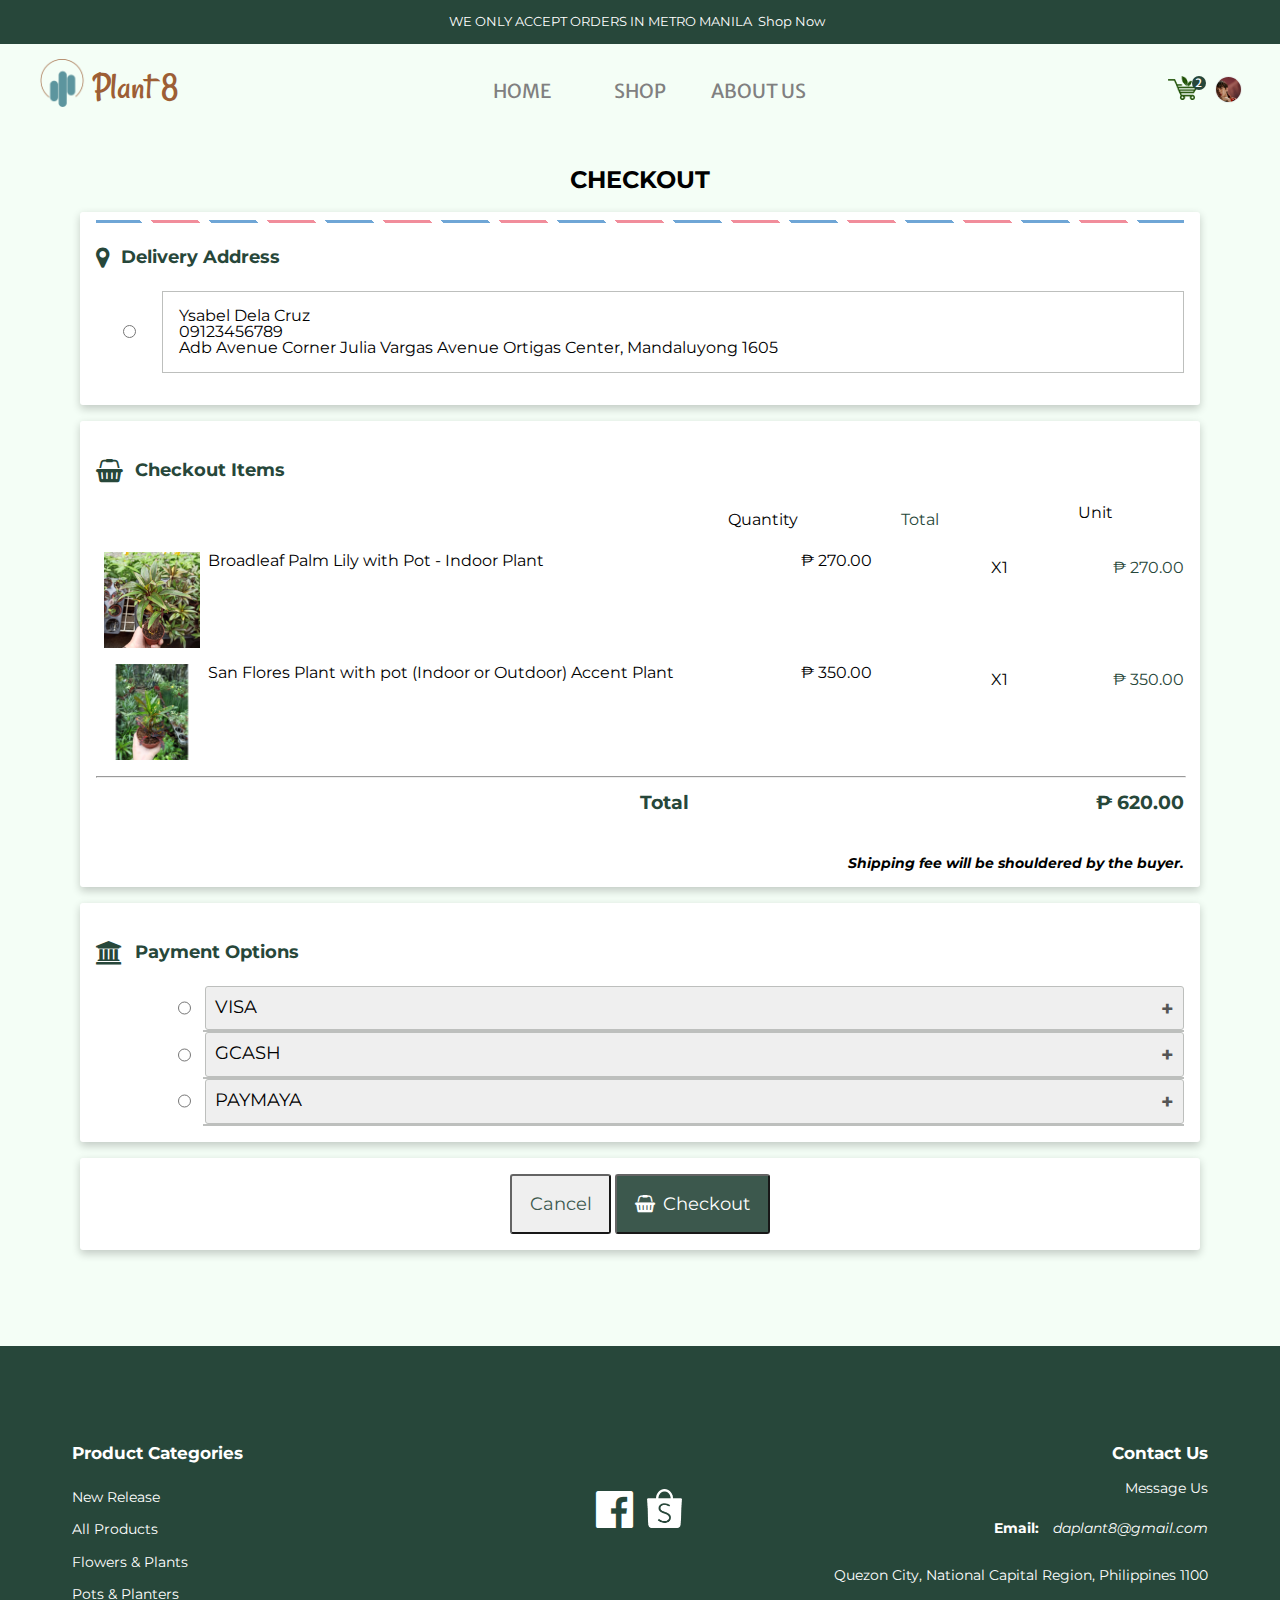
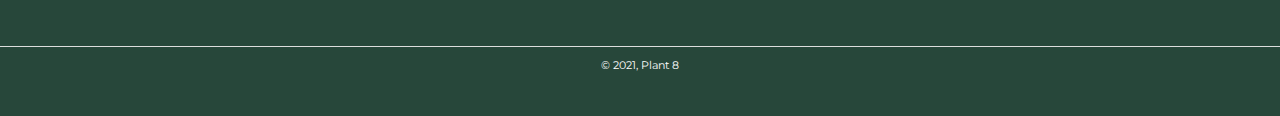
<file: checkout.html>
<!DOCTYPE html>
<!-- Developers: Dela Cruz, Ysabel S. -->
<!--             Villar, Ron-Arvil B. -->

<html>
	<head>
		<meta content="text/html;charset=utf-8" http-equiv="Content-Type">
		<meta content="utf-8" http-equiv="encoding">
		<meta name="viewport" content="width=device-width, initial-scale=1">
		<title>Plant 8 | Checkout</title>
		<link rel="shortcut icon" type="image/x-icon" href="images/content/favicon.ico">
		<link rel="preconnect" href="https://fonts.gstatic.com">
		<link href="https://fonts.googleapis.com/css2?family=Rancho&amp;family=Merriweather+Sans:wght@300;400&amp;family=Montserrat:wght@400;600&amp;display=swap" rel="stylesheet">
		<link href="css/page.css" rel="stylesheet" type="text/css">
		<link rel="stylesheet" href="https://cdnjs.cloudflare.com/ajax/libs/font-awesome/4.7.0/css/font-awesome.min.css">
		<script src="https://ajax.googleapis.com/ajax/libs/jquery/1.12.4/jquery.min.js"></script>
		<script src="https://code.jquery.com/jquery-3.2.1.min.js"></script>
		<script src="https://cdnjs.cloudflare.com/ajax/libs/popper.js/1.14.7/umd/popper.min.js" integrity="sha384-UO2eT0CpHqdSJQ6hJty5KVphtPhzWj9WO1clHTMGa3JDZwrnQq4sF86dIHNDz0W1" crossorigin="anonymous"></script>
		<script src="https://stackpath.bootstrapcdn.com/bootstrap/4.3.1/js/bootstrap.min.js" integrity="sha384-JjSmVgyd0p3pXB1rRibZUAYoIIy6OrQ6VrjIEaFf/nJGzIxFDsf4x0xIM+B07jRM" crossorigin="anonymous"></script>
		<script type="text/javascript" src="js/page-style.js"></script>
	</head>
	<body>
		<div id="body-wrapper">
			<div id="promo-banner">
				<p id="promo-content">WE ONLY ACCEPT ORDERS IN METRO MANILA<a href="shop.html">Shop Now</a></p>
			</div>
			<header id="header-menu">
				<div class="bg"></div>
				<div id="left-item">
					<span id="nav-icon" style="color: white;">&#9776;</span>
					<a href="index.html"><img id="logo-container" src="images/content/logo2.png" alt="Plant 8"></a>
					<a id="logo-name" class="title-shadow" href="index.html">Plant 8</a>
				</div>
				<div id="center-item" class="sidebar small-side left-origin">
					<span id="left-close" class="close-icon">×</span>
					<ul id="page-navigation" class="navigation">
						<li><a href="index.html" class="nav-link shadow">HOME</a></li>
						<li><a href="shop.html" class="nav-link shadow">SHOP</a></li>
						<li><a href="about.html" class="nav-link shadow">ABOUT US</a></li>
					</ul>
				</div>
				<div id="right-item">
					<div id="right-sidebar" class="sidebar small-side right-origin">
						<span id="right-close" class="close-icon">×</span>
						<ul id="user-settings" class="navigation">
							<a href="orders.html"><li id="history">Orders</li></a>
							<a href="settings.html"><li id="settings">Settings</li></a>
							<a href="#"><li id="log-out">Log Out</li></a>
						</ul>
					</div>
					<div id="user-icon" class="icon">
						<img src="images/users/1.jpg" alt="Ysabel Dela Cruz">
					</div>
					<div>
						<img id="cart-icon" class="icon" src="images/cart.png" data-toggle="modal" data-target="#cart-modal" alt="Cart">
						<span id="cart-count">2</span>
					</div>
				</div>
				<div id="cart-modal" class="modal" style="display: none;" aria-hidden="true">
					<div class="modal-content">
						<div class="modal-body">
							<span class="X" data-dismiss="modal">&times;</span>
							<h2>Your Cart</h2>
							<hr class="horizontal">
							<div id="cart-empty" style="display: none;">
							<p>Oops. Looks like your cart is empty.</p>
							<button id="shop-redirect" class="redirect">Shop Now</button>
						</div>
						<div id="cart-items" style="display: block;">
							<div class="modal-field">
								<div>
									<input type="checkbox" id="select-all" class="ord-checkbox">
									<span class="checkmark cart-checkmark"></span>
								</div>
								<div>
									<button id="delete-cart" class="btn-red btn-disabled" data-cust_id="1"><i class="fa fa-trash"></i>Delete</button>
								</div>
							</div>
							<hr class="horizontal">
							<div id="ord-all">
								<div class="modal-field">
									<div class="ord-product">
										<input type="checkbox" class="ord-checkbox" data-cart_id="442">
										<span class="checkmark cart-checkmark"></span>
										<div class="ord-image">
											<img src="images/products/Broadleaf_Palm_Lily_with_Pot_-_Indoor_Plant/Broadleaf_Palm_Lily_with_Pot_-_Indoor_Plant.jpg">
										</div>
										<div class="ord-summary">
											<div class="ord-desc">
												<p class="ord-name">Broadleaf Palm Lily with Pot - Indoor Plant</p>
												<p class="ord-price">₱ 270.00</p>
												<div class="qty-set">
													<div class="qty-minus unselectable" data-cust_id="1" data-cart_id="442" data-prod_id="3" data-prod_price="270.00">-</div>
													<div class="qty-value">1</div>
													<div class="qty-add unselectable" data-maxqty="983" data-cart_id="442" data-prod_id="3" data-prod_price="270.00">+</div>
												</div>
												<div class="qty-avail">983 pieces left</div>
											</div>
											<p class="ord-sub-price">₱ 270.00</p>
										</div>
									</div>
									<hr class="horizontal">
								</div>
								<div class="modal-field">
									<div class="ord-product">
										<input type="checkbox" class="ord-checkbox" data-cart_id="441">
										<span class="checkmark cart-checkmark"></span>
										<div class="ord-image">
											<img src="images/products/San_Flores_Plant_with_pot_(Indoor_or_Outdoor)_Accent_Plant/San_Flores_Plant_with_pot_(Indoor_or_Outdoor)_Accent_Plant.jpg">
										</div>
										<div class="ord-summary">
											<div class="ord-desc">
												<p class="ord-name">San Flores Plant with pot (Indoor or Outdoor) Accent Plant</p>
												<p class="ord-price">₱ 350.00</p>
												<div class="qty-set">
													<div class="qty-minus unselectable" data-cust_id="1" data-cart_id="441" data-prod_id="1" data-prod_price="350.00">-</div>
													<div class="qty-value">1</div>
													<div class="qty-add unselectable" data-maxqty="941" data-cart_id="441" data-prod_id="1" data-prod_price="350.00">+</div>
												</div>
												<div class="qty-avail">941 pieces left</div>
											</div>
											<p class="ord-sub-price">₱ 350.00</p>
										</div>
									</div>
									<hr class="horizontal">
								</div>
							</div>
							<div id="modal-total" class="modal-field">
								<p><span id="ord-total-qty">2 items</span>, Total: ₱ <span id="ord-total-price">620.00</span></p>
							</div>
							<div id="checkout-field" class="modal-field">
								<button id="checkout-cart" class="btn-green btn-disabled"><i class="fa fa-shopping-basket"></i>Checkout</button>
							</div>
							<h4>You may like:</h4>
							<div id="cart-recommend">
								<a href="product.html?ID=2&amp;prod=sea+orache (indoor or outdoor plant)">
									<div class="recom-display">
										<div class="recom-image">
											<img src="images/products/Sea_Orache_(Indoor_or_Outdoor_Plant)/Sea_Orache_(Indoor_or_Outdoor_Plant).jpg">
										</div>
										<div class="recom-info">
											<div class="recom-name">
												<p>Sea Orache (Indoor or Outdoor Plant)</p>
											</div>
											<p class="recom-price">₱ 250.00</p>
										</div>
									</div>
								</a>
								<a href="product.html?ID=1&amp;prod=san+flores plant with pot (indoor or outdoor) accent plant">
									<div class="recom-display">
										<div class="recom-image">
											<img src="images/products/San_Flores_Plant_with_pot_(Indoor_or_Outdoor)_Accent_Plant/San_Flores_Plant_with_pot_(Indoor_or_Outdoor)_Accent_Plant.jpg">
										</div>
										<div class="recom-info">
											<div class="recom-name">
												<p>San Flores Plant with pot (Indoor or Outdoor) Accent Plant</p>
											</div>
											<p class="recom-price">₱ 350.00</p>
										</div>
									</div>
								</a>
								<a href="product.html?ID=49&amp;prod=2+pcs ceramic pots for your plants">
									<div class="recom-display">
										<div class="recom-image">
											<img src="images/products/2_pcs_Cermic_Pots_for_your_plants/2_pcs_Cermic_Pots_for_your_plants.jpg">
										</div>
										<div class="recom-info">
											<div class="recom-name">
												<p>2 pcs Ceramic Pots for your plants</p>
											</div>
											<p class="recom-price">₱ 250.00</p>
										</div>
									</div>
								</a>
								<a href="product.html?ID=59&amp;prod=fernwood+sanseviera - indoor plant">
									<div class="recom-display">
										<div class="recom-image">
											<img src="images/products/Fernwood_Sanseviera_-_Indoor_Plant/Fernwood_Sanseviera_-_Indoor_Plant.jpg"></div>
											<div class="recom-info">
												<div class="recom-name">
													<p>Fernwood Sanseviera - Indoor Plant</p>
												</div>
												<p class="recom-price">₱ 85.00</p>
											</div>
										</div>
									</a>
								</div>
							</div>
						</div>
					</div>
				</div>
				<div id="load-modal" class="modal" data-backdrop="static" data-keyboard="false">
					<div class="loader"></div>
				</div>
			</header>
			<div id="main" class="no-banner">
				<div id="checkout" class="inner">
					<h2>CHECKOUT</h2>
					<div id="deli-details">
						<div id="mail-design"></div>
						<p class="checkout-titles"><i class="fa fa-map-marker fa-lg"></i>Delivery Address</p>
						<div class="deli-choice">
							<input type="radio" name="deli-choose" id="deli-1" class="deli-radio" value="1">
							<label class="deli-label" for="deli-1">
								<span>Ysabel Dela Cruz</span>
								<span>09123456789</span>
								<span>Adb Avenue Corner Julia Vargas Avenue Ortigas Center, Mandaluyong 1605</span>
							</label>
						</div>
					</div>
					<div id="checkout-items">
						<p class="checkout-titles"><i class="fa fa-shopping-basket fa-lg"></i>Checkout Items</p>
						<div class="checkout-label">
							<div class="checkout-detail">
								<div class="checkout-qty">Quantity</div>
								<div class="checkout-sub-price">Total</div>
								<div class="checkout-price">Unit</div>
							</div>
						</div>
						<div class="checkout-product" data-cart_id="442">
							<div class="checkout-image">
								<img src="images/products/Broadleaf_Palm_Lily_with_Pot_-_Indoor_Plant/Broadleaf_Palm_Lily_with_Pot_-_Indoor_Plant.jpg" alt="Broadleaf Palm Lily with Pot - Indoor Plant">
							</div>
							<div class="checkout-detail">
								<div class="checkout-name">Broadleaf Palm Lily with Pot - Indoor Plant</div>
								<div class="checkout-price">₱ 270.00</div>
								<div class="checkout-qty">X1</div>
								<div class="checkout-sub-price">₱ <span>270.00</span></div>
							</div>
						</div>
						<div class="checkout-product" data-cart_id="441">
							<div class="checkout-image">
								<img src="images/products/San_Flores_Plant_with_pot_(Indoor_or_Outdoor)_Accent_Plant/San_Flores_Plant_with_pot_(Indoor_or_Outdoor)_Accent_Plant.jpg" alt="San Flores Plant with pot (Indoor or Outdoor) Accent Plant">
							</div>
							<div class="checkout-detail">
								<div class="checkout-name">San Flores Plant with pot (Indoor or Outdoor) Accent Plant</div>
								<div class="checkout-price">₱ 350.00</div>
								<div class="checkout-qty">X1</div>
								<div class="checkout-sub-price">₱ <span>350.00</span></div>
							</div>
						</div>
						<hr class="horizontal">
						<div class="checkout-end">
							<div>
								<div>Total</div>
								<div>₱ <span id="checkout-total">620.00</span></div>
							</div>
						</div>
						<span id="checkout-notice">Shipping fee will be shouldered by the buyer.</span>
					</div>
					<div id="payment-op">
						<p class="checkout-titles"><i class="fa fa-university fa-lg"></i>Payment Options</p>
						<div class="payment-container">
							<input type="radio" name="payOp" value="1">
							<button class="payment-acc">VISA</button>
						</div>
						<div class="payment-container">
							<div class="payment-detail">
								<div class="payment-area">
									<div class="payment-row">
										<span>Account Name:</span><span>Ysabel Dela Cruz</span>
									</div>
									<div class="payment-row">
										<span>Account Number:</span><span>1230456789</span>
									</div>
									<div class="payment-row payment-qr">
										<span>QR Code:</span>
										<div>
											<div class="qr-container">
												<img src="images/PayOptions/cardQR.png" alt="VISA">
											</div>
										</div>
									</div>
								</div>
							</div>
						</div>
						<div class="payment-container">
							<input type="radio" name="payOp" value="2">
							<button class="payment-acc">GCASH</button>
						</div>
						<div class="payment-container">
							<div class="payment-detail">
								<div class="payment-area">
									<div class="payment-row">
										<span>Account Name:</span><span>Ron-Arvil Villar</span>
									</div>
									<div class="payment-row">
										<span>Account Number:</span><span>09999999999</span>
									</div>
									<div class="payment-row payment-qr">
										<span>QR Code:</span>
										<div>
											<div class="qr-container">
												<img src="images/PayOptions/gcashQR.jpg" alt="GCASH">
											</div>
										</div>
									</div>
								</div>
							</div>
						</div>
						<div class="payment-container">
							<input type="radio" name="payOp" value="3">
							<button class="payment-acc">PAYMAYA</button>
						</div>
						<div class="payment-container">
							<div class="payment-detail">
								<div class="payment-area">
									<div class="payment-row">
										<span>Account Name:</span><span>Ron-Arvil Villar</span>
									</div>
									<div class="payment-row">
										<span>Account Number:</span><span>09999999999</span>
									</div>
									<div class="payment-row payment-qr">
										<span>QR Code:</span>
										<div>
											<div class="qr-container">
												<img src="images/PayOptions/PayQR.jpg" alt="PAYMAYA">
											</div>
										</div>
									</div>
								</div>
							</div>
						</div>
					</div>
					<div id="checkout-btns">
						<button class="btn-default checkout-back">Cancel</button>
						<button id="add-order" class="btn-green" data-cust_id="1" data-proditems="2" data-totitems="2" data-totprice="620" data-payop="COD" data-prod_id="3,1," data-prod_qty="1,1," data-prod_price="270.00,350.00," data-cart_id="442,441,">
							<i class="fa fa-shopping-basket"></i>Checkout
						</button>
					</div>
				</div>
				<div id="scroll-top">
					<span id="arrow-up">❮</span>
				</div>
			</div>
			<footer>
				<div class="row">
					<div id="product-categories" class="column">
						<h3>Product Categories</h3>
						<p><a href="shop.html#new-release" class="category-footer">New Release</a></p>
						<p><a href="shop.html#all" class="category-footer">All Products</a></p>
						<p><a href="shop.html#flowers-plants" class="category-footer">Flowers &amp; Plants</a></p>
						<p><a href="shop.html#pots-planters" class="category-footer">Pots &amp; Planters</a></p>
					</div>
					<div id="sns" class="column">
						<ul>
							<li>
								<a class="shop-links" href="https://www.facebook.com/Dplant8" target="_blank">
									<i class="fa fa-facebook-official fa-3x"></i>
								</a>
							</li>
							<li>
								<a class="shop-links" href="https://shopee.ph/plant8" target="_blank">
									<img src="images/content/shopee.png" alt="Shopee">
								</a>
							</li>
						</ul>
					</div>
					<div id="contact-footer" class="column">
						<h3>Contact Us</h3>
						<a id="message-us" href="about.html?loc=message-us">Message Us</a>
						<p><label>Email:</label><a id="email" href="mailto:daplant8@gmail.com">daplant8@gmail.com</a></p>
						<p>Quezon City, National Capital Region, Philippines 1100</p>
					</div>
				</div>
				<div class="row">
					<p>© 2021, <a href="index.html">Plant 8</a></p>
				</div>
			</footer>
		</div>
		<script type="text/javascript">
			$(document).on('click', '.payment-acc', function() {
				$(this).toggleClass('payment-active');

				let panel = this.parentElement.nextElementSibling.children[0];

				if(panel.style.maxHeight)
					panel.style.maxHeight = null;
				else
					panel.style.maxHeight = (panel.scrollHeight + 38) + 'px';
			});

			// activate sticky header when page is scrolled
			window.onscroll = function() {
				activateSticky();
			}

			// remove shadow style if window width is lower than 901px
			window.onload = function() {
				activateSticky();
			}
		</script>
	</body>
</html>
</file>
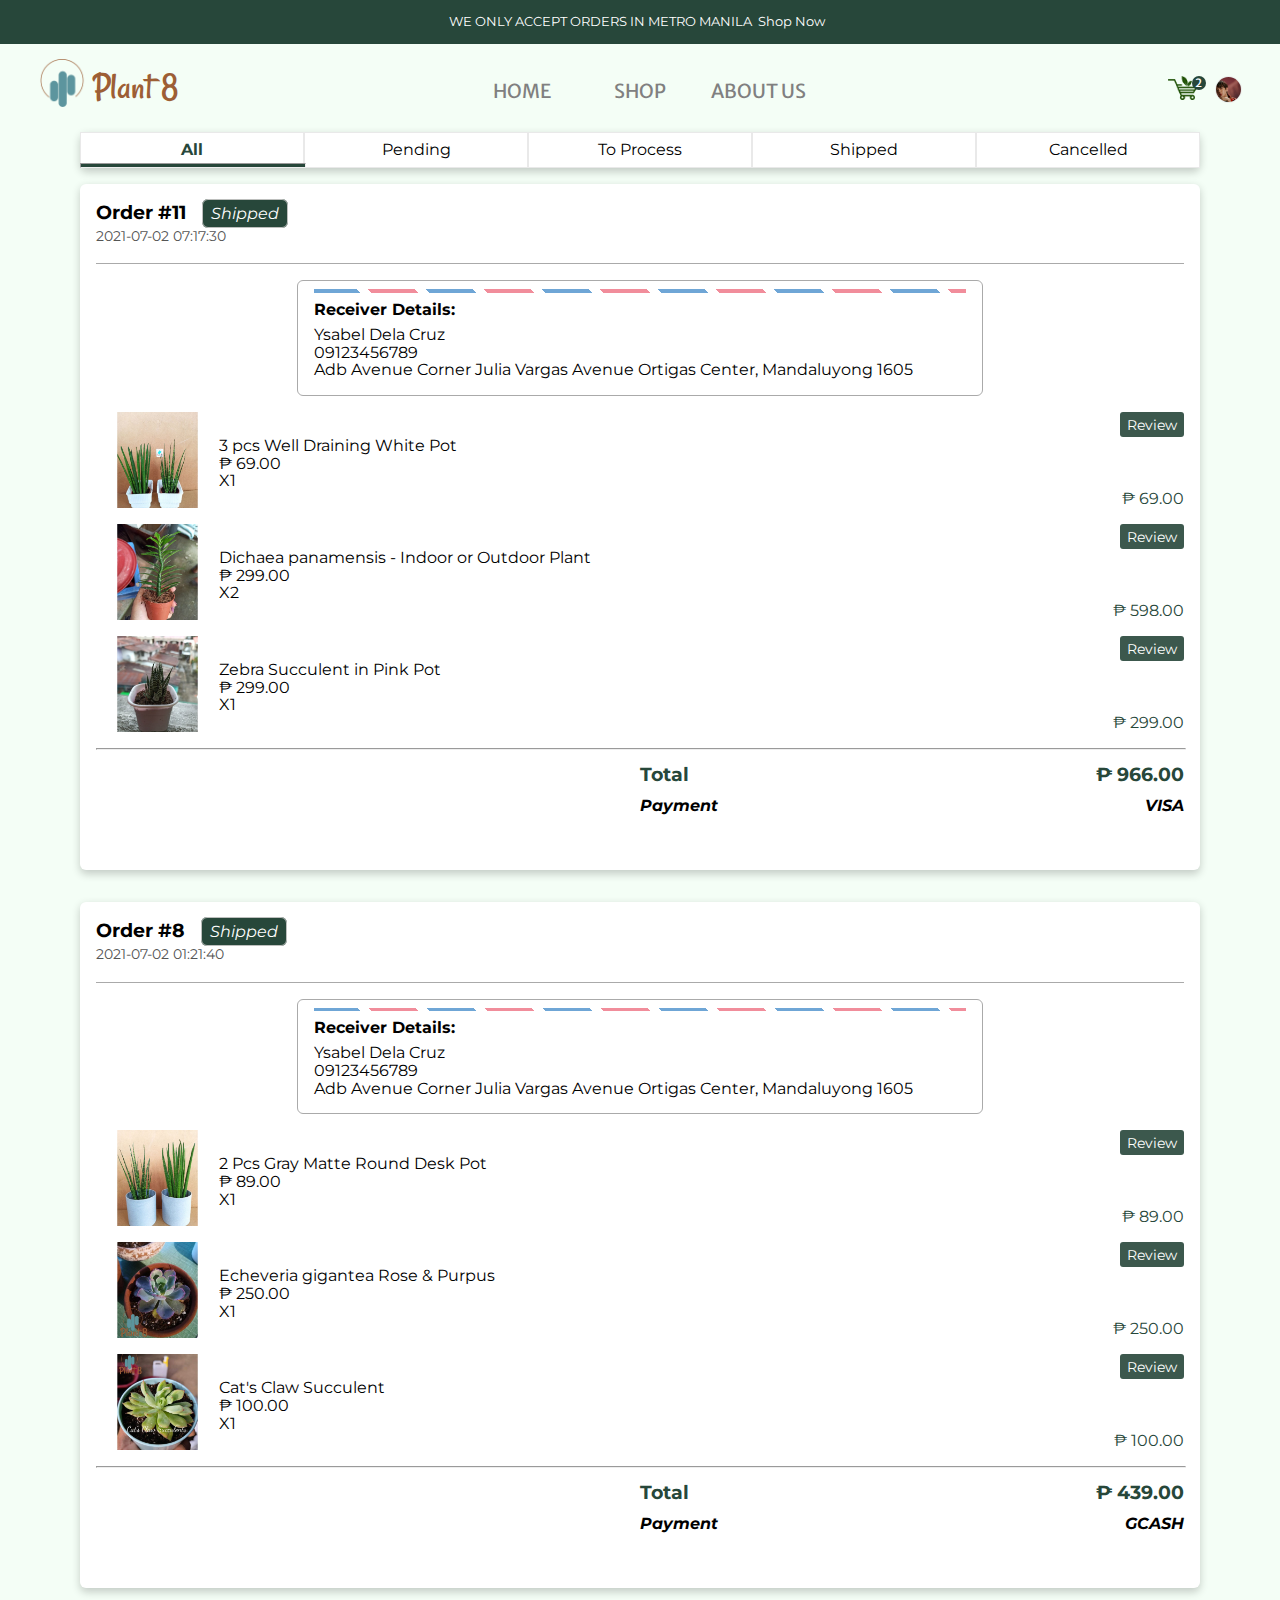
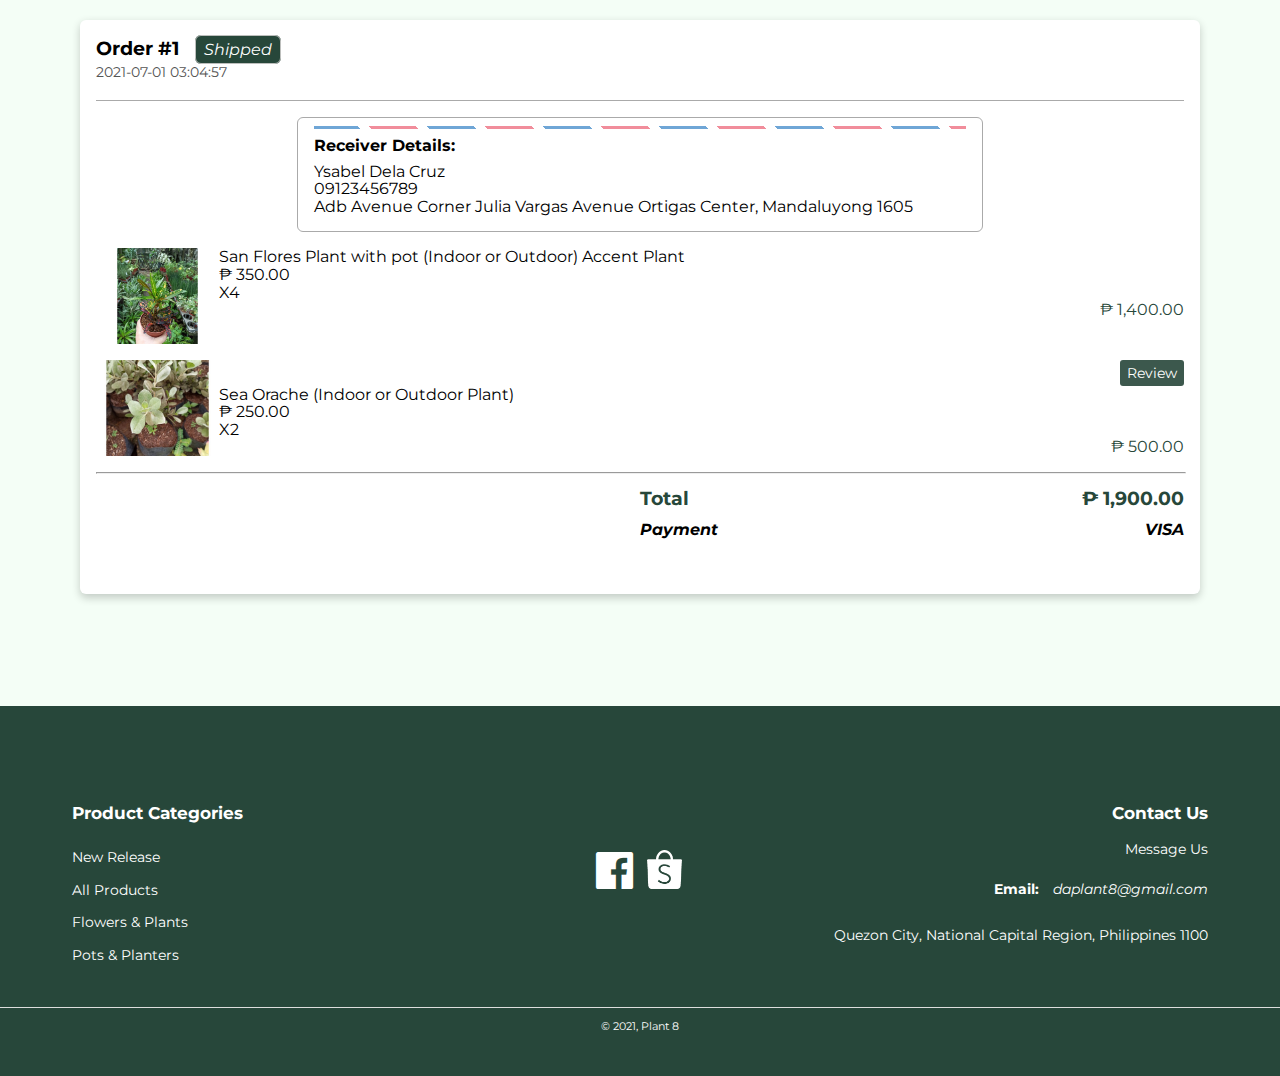
<file: orders.html>
<!DOCTYPE html>
<!-- Developers: Dela Cruz, Ysabel S. -->
<!--             Villar, Ron-Arvil B. -->

<html>
	<head>
		<meta content="text/html;charset=utf-8" http-equiv="Content-Type">
		<meta content="utf-8" http-equiv="encoding">
		<meta name="viewport" content="width=device-width, initial-scale=1">
		<title>Plant 8 | All Orders</title>
		<link rel="shortcut icon" type="image/x-icon" href="images/content/favicon.ico">
		<link rel="preconnect" href="https://fonts.gstatic.com">
		<link href="https://fonts.googleapis.com/css2?family=Rancho&amp;family=Merriweather+Sans:wght@300;400&amp;family=Montserrat:wght@400;600&amp;display=swap" rel="stylesheet">
		<link href="css/page.css" rel="stylesheet" type="text/css">
		<link rel="stylesheet" href="https://cdnjs.cloudflare.com/ajax/libs/font-awesome/4.7.0/css/font-awesome.min.css">
		<script src="https://ajax.googleapis.com/ajax/libs/jquery/1.12.4/jquery.min.js"></script>
		<script src="https://code.jquery.com/jquery-3.2.1.min.js"></script>
		<script src="https://cdnjs.cloudflare.com/ajax/libs/popper.js/1.14.7/umd/popper.min.js" integrity="sha384-UO2eT0CpHqdSJQ6hJty5KVphtPhzWj9WO1clHTMGa3JDZwrnQq4sF86dIHNDz0W1" crossorigin="anonymous"></script>
		<script src="https://stackpath.bootstrapcdn.com/bootstrap/4.3.1/js/bootstrap.min.js" integrity="sha384-JjSmVgyd0p3pXB1rRibZUAYoIIy6OrQ6VrjIEaFf/nJGzIxFDsf4x0xIM+B07jRM" crossorigin="anonymous"></script>
		<script type="text/javascript" src="js/page-style.js"></script>
	</head>
	<body>
		<div id="body-wrapper">
			<div id="promo-banner">
				<p id="promo-content">WE ONLY ACCEPT ORDERS IN METRO MANILA<a href="shop.html">Shop Now</a></p>
			</div>
			<header id="header-menu">
				<div class="bg"></div>
				<div id="left-item">
					<span id="nav-icon" style="color: white;">&#9776;</span>
					<a href="index.html"><img id="logo-container" src="images/content/logo2.png" alt="Plant 8"></a>
					<a id="logo-name" class="title-shadow" href="index.html">Plant 8</a>
				</div>
				<div id="center-item" class="sidebar small-side left-origin">
					<span id="left-close" class="close-icon">×</span>
					<ul id="page-navigation" class="navigation">
						<li><a href="index.html" class="nav-link shadow">HOME</a></li>
						<li><a href="shop.html" class="nav-link shadow">SHOP</a></li>
						<li><a href="about.html" class="nav-link shadow">ABOUT US</a></li>
					</ul>
				</div>
				<div id="right-item">
					<div id="right-sidebar" class="sidebar small-side right-origin">
						<span id="right-close" class="close-icon">×</span>
						<ul id="user-settings" class="navigation">
							<a href="orders.html"><li id="history">Orders</li></a>
							<a href="settings.html"><li id="settings">Settings</li></a>
							<a href="#"><li id="log-out">Log Out</li></a>
						</ul>
					</div>
					<div id="user-icon" class="icon">
						<img src="images/users/1.jpg" alt="Ysabel Dela Cruz">
					</div>
					<div>
						<img id="cart-icon" class="icon" src="images/cart.png" data-toggle="modal" data-target="#cart-modal" alt="Cart">
						<span id="cart-count">2</span>
					</div>
				</div>
				<div id="cart-modal" class="modal" style="display: none;" aria-hidden="true">
					<div class="modal-content">
						<div class="modal-body">
							<span class="X" data-dismiss="modal">&times;</span>
							<h2>Your Cart</h2>
							<hr class="horizontal">
							<div id="cart-empty" style="display: none;">
							<p>Oops. Looks like your cart is empty.</p>
							<button id="shop-redirect" class="redirect">Shop Now</button>
						</div>
						<div id="cart-items" style="display: block;">
							<div class="modal-field">
								<div>
									<input type="checkbox" id="select-all" class="ord-checkbox">
									<span class="checkmark cart-checkmark"></span>
								</div>
								<div>
									<button id="delete-cart" class="btn-red btn-disabled" data-cust_id="1"><i class="fa fa-trash"></i>Delete</button>
								</div>
							</div>
							<hr class="horizontal">
							<div id="ord-all">
								<div class="modal-field">
									<div class="ord-product">
										<input type="checkbox" class="ord-checkbox" data-cart_id="442">
										<span class="checkmark cart-checkmark"></span>
										<div class="ord-image">
											<img src="images/products/Broadleaf_Palm_Lily_with_Pot_-_Indoor_Plant/Broadleaf_Palm_Lily_with_Pot_-_Indoor_Plant.jpg">
										</div>
										<div class="ord-summary">
											<div class="ord-desc">
												<p class="ord-name">Broadleaf Palm Lily with Pot - Indoor Plant</p>
												<p class="ord-price">₱ 270.00</p>
												<div class="qty-set">
													<div class="qty-minus unselectable" data-cust_id="1" data-cart_id="442" data-prod_id="3" data-prod_price="270.00">-</div>
													<div class="qty-value">1</div>
													<div class="qty-add unselectable" data-maxqty="983" data-cart_id="442" data-prod_id="3" data-prod_price="270.00">+</div>
												</div>
												<div class="qty-avail">983 pieces left</div>
											</div>
											<p class="ord-sub-price">₱ 270.00</p>
										</div>
									</div>
									<hr class="horizontal">
								</div>
								<div class="modal-field">
									<div class="ord-product">
										<input type="checkbox" class="ord-checkbox" data-cart_id="441">
										<span class="checkmark cart-checkmark"></span>
										<div class="ord-image">
											<img src="images/products/San_Flores_Plant_with_pot_(Indoor_or_Outdoor)_Accent_Plant/San_Flores_Plant_with_pot_(Indoor_or_Outdoor)_Accent_Plant.jpg">
										</div>
										<div class="ord-summary">
											<div class="ord-desc">
												<p class="ord-name">San Flores Plant with pot (Indoor or Outdoor) Accent Plant</p>
												<p class="ord-price">₱ 350.00</p>
												<div class="qty-set">
													<div class="qty-minus unselectable" data-cust_id="1" data-cart_id="441" data-prod_id="1" data-prod_price="350.00">-</div>
													<div class="qty-value">1</div>
													<div class="qty-add unselectable" data-maxqty="941" data-cart_id="441" data-prod_id="1" data-prod_price="350.00">+</div>
												</div>
												<div class="qty-avail">941 pieces left</div>
											</div>
											<p class="ord-sub-price">₱ 350.00</p>
										</div>
									</div>
									<hr class="horizontal">
								</div>
							</div>
							<div id="modal-total" class="modal-field">
								<p><span id="ord-total-qty">2 items</span>, Total: ₱ <span id="ord-total-price">620.00</span></p>
							</div>
							<div id="checkout-field" class="modal-field">
								<button id="checkout-cart" class="btn-green btn-disabled"><i class="fa fa-shopping-basket"></i>Checkout</button>
							</div>
							<h4>You may like:</h4>
							<div id="cart-recommend">
								<a href="product.html?ID=2&amp;prod=sea+orache (indoor or outdoor plant)">
									<div class="recom-display">
										<div class="recom-image">
											<img src="images/products/Sea_Orache_(Indoor_or_Outdoor_Plant)/Sea_Orache_(Indoor_or_Outdoor_Plant).jpg">
										</div>
										<div class="recom-info">
											<div class="recom-name">
												<p>Sea Orache (Indoor or Outdoor Plant)</p>
											</div>
											<p class="recom-price">₱ 250.00</p>
										</div>
									</div>
								</a>
								<a href="product.html?ID=1&amp;prod=san+flores plant with pot (indoor or outdoor) accent plant">
									<div class="recom-display">
										<div class="recom-image">
											<img src="images/products/San_Flores_Plant_with_pot_(Indoor_or_Outdoor)_Accent_Plant/San_Flores_Plant_with_pot_(Indoor_or_Outdoor)_Accent_Plant.jpg">
										</div>
										<div class="recom-info">
											<div class="recom-name">
												<p>San Flores Plant with pot (Indoor or Outdoor) Accent Plant</p>
											</div>
											<p class="recom-price">₱ 350.00</p>
										</div>
									</div>
								</a>
								<a href="product.html?ID=49&amp;prod=2+pcs ceramic pots for your plants">
									<div class="recom-display">
										<div class="recom-image">
											<img src="images/products/2_pcs_Cermic_Pots_for_your_plants/2_pcs_Cermic_Pots_for_your_plants.jpg">
										</div>
										<div class="recom-info">
											<div class="recom-name">
												<p>2 pcs Ceramic Pots for your plants</p>
											</div>
											<p class="recom-price">₱ 250.00</p>
										</div>
									</div>
								</a>
								<a href="product.html?ID=59&amp;prod=fernwood+sanseviera - indoor plant">
									<div class="recom-display">
										<div class="recom-image">
											<img src="images/products/Fernwood_Sanseviera_-_Indoor_Plant/Fernwood_Sanseviera_-_Indoor_Plant.jpg"></div>
											<div class="recom-info">
												<div class="recom-name">
													<p>Fernwood Sanseviera - Indoor Plant</p>
												</div>
												<p class="recom-price">₱ 85.00</p>
											</div>
										</div>
									</a>
								</div>
							</div>
						</div>
					</div>
				</div>
				<div id="load-modal" class="modal" data-backdrop="static" data-keyboard="false">
					<div class="loader"></div>
				</div>
			</header>
			<div id="main" class="no-banner">
				<div id="order-history" class="inner">
					<ul id="order-nav">
						<a href="#all" id="all-ord" class="order-tab activeStatus"><li>All</li></a>
						<a href="#pending" id="pending-ord" class="order-tab"><li>Pending</li></a>
						<a href="#process" id="process-ord" class="order-tab"><li>To Process</li></a>
						<a href="#shipped" id="shipped-ord" class="order-tab"><li>Shipped</li></a>
						<a href="#cancelled" id="cancelled-ord" class="order-tab"><li>Cancelled</li></a>
						<hr>
					</ul>
					<div class="order-items Shipped">
						<div class="order-name">
							<div class="order-detail">
								<p><span class="order-no">Order #11</span><span class="order-status Shipped-style unselectable">Shipped</span></p>
								<p class="order-date">2021-07-02 07:17:30</p>
							</div>
						</div>
						<div class="order-deli">
							<div id="mail-design"></div>
							<h4>Receiver Details:</h4>
							<p>Ysabel Dela Cruz</p>
							<p>09123456789</p>
							<p>Adb Avenue Corner Julia Vargas Avenue Ortigas Center, Mandaluyong 1605</p>
						</div>
						<div class="order-product">
							<div class="order-image">
								<img src="images/products/3_pcs_Well_Draining_White_Pot/3_pcs_Well_Draining_White_Pot.jpg" alt="3 pcs Well Draining White Pot">
							</div>
							<div class="order-prod">
								<div>
									<button class="review-btn btn-green" data-toggle="modal" data-target="#review-modal" data-order_id="11" data-prod_id="26" data-prod_name="3 pcs Well Draining White Pot">Review</button>
								</div>
								<div class="order-prod-name">3 pcs Well Draining White Pot</div>
								<div class="order-prod-price">₱ 69.00</div>
								<div class="order-prod-qty">X1</div>
								<div class="order-sub-price">₱ 69.00<span></span></div>
							</div>
						</div>
						<div class="order-product">
							<div class="order-image">
								<img src="images/products/Dichaea_panamensis_-_Indoor_or_Outdoor_Plant/Dichaea_panamensis_-_Indoor_or_Outdoor_Plant.jpg" alt="Dichaea panamensis - Indoor or Outdoor Plant">
							</div>
							<div class="order-prod">
								<div>
									<button class="review-btn btn-green" data-toggle="modal" data-target="#review-modal" data-order_id="11" data-prod_id="27" data-prod_name="Dichaea panamensis - Indoor or Outdoor Plant">Review</button>
								</div>
								<div class="order-prod-name">Dichaea panamensis - Indoor or Outdoor Plant</div>
								<div class="order-prod-price">₱ 299.00</div>
								<div class="order-prod-qty">X2</div>
								<div class="order-sub-price">₱ 598.00<span></span></div>
							</div>
						</div>
						<div class="order-product">
							<div class="order-image">
								<img src="images/products/Zebra_Succulent_in_Pink_Pot/Zebra_Succulent_in_Pink_Pot.jpg" alt="Zebra Succulent in Pink Pot">
							</div>
							<div class="order-prod">
								<div>
									<button class="review-btn btn-green" data-toggle="modal" data-target="#review-modal" data-order_id="11" data-prod_id="42" data-prod_name="Zebra Succulent in Pink Pot">Review</button>
								</div>
								<div class="order-prod-name">Zebra Succulent in Pink Pot</div>
								<div class="order-prod-price">₱ 299.00</div>
								<div class="order-prod-qty">X1</div>
								<div class="order-sub-price">₱ 299.00<span></span></div>
							</div>
						</div>
						<hr class="horizontal">
						<div class="order-end order-total-row">
							<div>
								<div>Total</div>
								<div>₱ <span id="order-total">966.00</span></div>
							</div>
						</div>
						<div class="order-end order-payment-row">
							<div>
								<div>Payment</div>
								<div><span id="order-total">VISA</span></div>
							</div>
						</div>
					</div>
					<div class="order-items Shipped">
						<div class="order-name">
							<div class="order-detail">
								<p><span class="order-no">Order #8</span><span class="order-status Shipped-style unselectable">Shipped</span></p>
								<p class="order-date">2021-07-02 01:21:40</p>
							</div>
						</div>
						<div class="order-deli">
							<div id="mail-design"></div>
							<h4>Receiver Details:</h4>
							<p>Ysabel Dela Cruz</p>
							<p>09123456789</p>
							<p>Adb Avenue Corner Julia Vargas Avenue Ortigas Center, Mandaluyong 1605</p>
						</div>
						<div class="order-product">
							<div class="order-image">
								<img src="images/products/2_Pcs_Gray_Matte_Round_Desk_Pot/2_Pcs_Gray_Matte_Round_Desk_Pot.jpg" alt="2 Pcs Gray Matte Round Desk Pot">
							</div>
							<div class="order-prod">
								<div>
									<button class="review-btn btn-green" data-toggle="modal" data-target="#review-modal" data-order_id="8" data-prod_id="25" data-prod_name="2 Pcs Gray Matte Round Desk Pot">Review</button>
								</div>
								<div class="order-prod-name">2 Pcs Gray Matte Round Desk Pot</div>
								<div class="order-prod-price">₱ 89.00</div>
								<div class="order-prod-qty">X1</div>
								<div class="order-sub-price">₱ 89.00<span></span></div>
							</div>
						</div>
						<div class="order-product">
							<div class="order-image">
								<img src="images/products/Echeveria_gigantea_Rose_Purpus/Echeveria_gigantea_Rose_Purpus.jpg" alt="Echeveria gigantea Rose &amp; Purpus">
							</div>
							<div class="order-prod">
								<div>
									<button class="review-btn btn-green" data-toggle="modal" data-target="#review-modal" data-order_id="8" data-prod_id="56" data-prod_name="Echeveria gigantea Rose &amp; Purpus">Review</button>
								</div>
								<div class="order-prod-name">Echeveria gigantea Rose &amp; Purpus</div>
								<div class="order-prod-price">₱ 250.00</div>
								<div class="order-prod-qty">X1</div>
								<div class="order-sub-price">₱ 250.00<span></span></div>
							</div>
						</div>
						<div class="order-product">
							<div class="order-image">
								<img src="images/products/Cat_s_Claw_Succulent/Cat_s_Claw_Succulent.jpg" alt="Cat's Claw Succulent">
							</div>
							<div class="order-prod">
								<div>
									<button class="review-btn btn-green" data-toggle="modal" data-target="#review-modal" data-order_id="8" data-prod_id="64" data-prod_name="Cat's Claw Succulent">Review</button>
								</div>
								<div class="order-prod-name">Cat's Claw Succulent</div>
								<div class="order-prod-price">₱ 100.00</div>
								<div class="order-prod-qty">X1</div>
								<div class="order-sub-price">₱ 100.00<span></span></div>
							</div>
						</div>
						<hr class="horizontal">
						<div class="order-end order-total-row">
							<div>
								<div>Total</div>
								<div>₱ <span id="order-total">439.00</span></div>
							</div>
						</div>
						<div class="order-end order-payment-row">
							<div>
								<div>Payment</div>
								<div><span id="order-total">GCASH</span></div>
							</div>
						</div>
					</div>
					<div class="order-items Shipped">
						<div class="order-name">
							<div class="order-detail">
								<p><span class="order-no">Order #1</span><span class="order-status Shipped-style unselectable">Shipped</span></p>
								<p class="order-date">2021-07-01 03:04:57</p>
							</div>
						</div>
						<div class="order-deli">
							<div id="mail-design"></div>
							<h4>Receiver Details:</h4>
							<p>Ysabel Dela Cruz</p>
							<p>09123456789</p>
							<p>Adb Avenue Corner Julia Vargas Avenue Ortigas Center, Mandaluyong 1605</p>
						</div>
						<div class="order-product">
							<div class="order-image">
								<img src="images/products/San_Flores_Plant_with_pot_(Indoor_or_Outdoor)_Accent_Plant/San_Flores_Plant_with_pot_(Indoor_or_Outdoor)_Accent_Plant.jpg" alt="San Flores Plant with pot (Indoor or Outdoor) Accent Plant">
							</div>
							<div class="order-prod">
								<div class="order-prod-name">San Flores Plant with pot (Indoor or Outdoor) Accent Plant</div>
								<div class="order-prod-price">₱ 350.00</div>
								<div class="order-prod-qty">X4</div>
								<div class="order-sub-price">₱ 1,400.00<span></span></div>
							</div>
						</div>
						<div class="order-product">
							<div class="order-image">
								<img src="images/products/Sea_Orache_(Indoor_or_Outdoor_Plant)/Sea_Orache_(Indoor_or_Outdoor_Plant).jpg" alt="Sea Orache (Indoor or Outdoor Plant)">
							</div>
							<div class="order-prod">
								<div>
									<button class="review-btn btn-green" data-toggle="modal" data-target="#review-modal" data-order_id="1" data-prod_id="2" data-prod_name="Sea Orache (Indoor or Outdoor Plant)">Review</button>
								</div>
								<div class="order-prod-name">Sea Orache (Indoor or Outdoor Plant)</div>
								<div class="order-prod-price">₱ 250.00</div>
								<div class="order-prod-qty">X2</div>
								<div class="order-sub-price">₱ 500.00<span></span></div>
							</div>
						</div>
						<hr class="horizontal">
						<div class="order-end order-total-row">
							<div>
								<div>Total</div>
								<div>₱ <span id="order-total">1,900.00</span></div>
							</div>
						</div>
						<div class="order-end order-payment-row">
							<div>
								<div>Payment</div>
								<div><span id="order-total">VISA</span></div>
							</div>
						</div>
					</div>
					<div id="no-order" class="order-items hidden">
						<p><i class="fa fa-shopping-basket fa-5x"></i></p>
						<h3>No orders</h3>
					</div>
				</div>
				<div id="scroll-top" style="display: none;">
					<span id="arrow-up">❮</span>
				</div>
			</div>
			<footer>
				<div class="row">
					<div id="product-categories" class="column">
						<h3>Product Categories</h3>
						<p><a href="shop.html#new-release" class="category-footer">New Release</a></p>
						<p><a href="shop.html#all" class="category-footer">All Products</a></p>
						<p><a href="shop.html#flowers-plants" class="category-footer">Flowers &amp; Plants</a></p>
						<p><a href="shop.html#pots-planters" class="category-footer">Pots &amp; Planters</a></p>
					</div>
					<div id="sns" class="column">
						<ul>
							<li>
								<a class="shop-links" href="https://www.facebook.com/Dplant8" target="_blank">
									<i class="fa fa-facebook-official fa-3x"></i>
								</a>
							</li>
							<li>
								<a class="shop-links" href="https://shopee.ph/plant8" target="_blank">
									<img src="images/content/shopee.png" alt="Shopee">
								</a>
							</li>
						</ul>
					</div>
					<div id="contact-footer" class="column">
						<h3>Contact Us</h3>
						<a id="message-us" href="about.html?loc=message-us">Message Us</a>
						<p><label>Email:</label><a id="email" href="mailto:daplant8@gmail.com">daplant8@gmail.com</a></p>
						<p>Quezon City, National Capital Region, Philippines 1100</p>
					</div>
				</div>
				<div class="row">
					<p>© 2021, <a href="index.html">Plant 8</a></p>
				</div>
			</footer>
		</div>
		<script type="text/javascript">
			$(document).on('click', '.order-tab', function() {
				$('.order-tab').removeClass('activeStatus');
				$(this).addClass('activeStatus');

				$('.order-items').each(function() {
					$(this).removeClass('hidden');
				});

				window.location.hash = $(this).attr('id').slice(0, -4);
				switch(window.location.hash) {
					case '#pending':
						$('.order-items').each(function(i) {
							if(!$(this).hasClass('Pending'))
								$(this).addClass('hidden');
						});
						break;
					case '#process':
						$('.order-items').each(function() {
							if(!$(this).hasClass('Processing'))
								$(this).addClass('hidden');
						});
						break;
					case '#shipped':
						$('.order-items').each(function() {
							if(!$(this).hasClass('Shipped'))
								$(this).addClass('hidden');
						});
						break;
					case '#cancelled':
						$('.order-items').each(function() {
							if(!$(this).hasClass('Cancelled'))
								$(this).addClass('hidden');
						});
						break;
				}

				if($('.order-items:not(#no-order):visible').length == 0)
					$('#no-order').removeClass('hidden');
				else
					$('#no-order').addClass('hidden');
			});

			$(document).on('mouseenter', '.star-select', function() {
				if(!$(this).parent().hasClass('selected')) {
					$('.star-select').each(function() {
						$(this).attr('class', 'fa fa-star-o star-select');
					});

					let starIndex = $(this).index();
					$('.star-select').each(function() {
						if($(this).index() <= starIndex) {
							$(this).removeClass('fa-star-o');
							$(this).addClass('fa-star');
						}
					});
				}
			});

			$(document).on('mouseleave', '#review-star', function() {
				if(!$(this).hasClass('selected')) {
					$('.star-select').removeClass('fa-star');
					$('.star-select').addClass('fa-star-o');
				}
			});

			$(document).on('click', '.star-select', function() {
				$('.star-select').each(function() {
					$(this).attr('class', 'fa fa-star-o star-select');
				});

				let starIndex = $(this).index();
				$('.star-select').each(function() {
					if($(this).index() <= starIndex) {
						$(this).removeClass('fa-star-o');
						$(this).addClass('fa-star');
					}
				});

				$(this).parent().attr('class', 'selected')
			});

			// activate sticky header when page is scrolled
			window.onscroll = function() {
				activateSticky();
			}

			// remove shadow style if window width is lower than 901px
			window.onload = function() {
				activateSticky();

				if(!window.location.hash) {
					window.location.hash = '#all';
				}

				let hash = window.location.hash;
				hash = hash.substring(1);

				$('.order-tab').each(function() {
					if($(this).attr('id') == hash + '-ord')
						$(this).click();
				})
			}
		</script>
	</body>
</html>
</file>
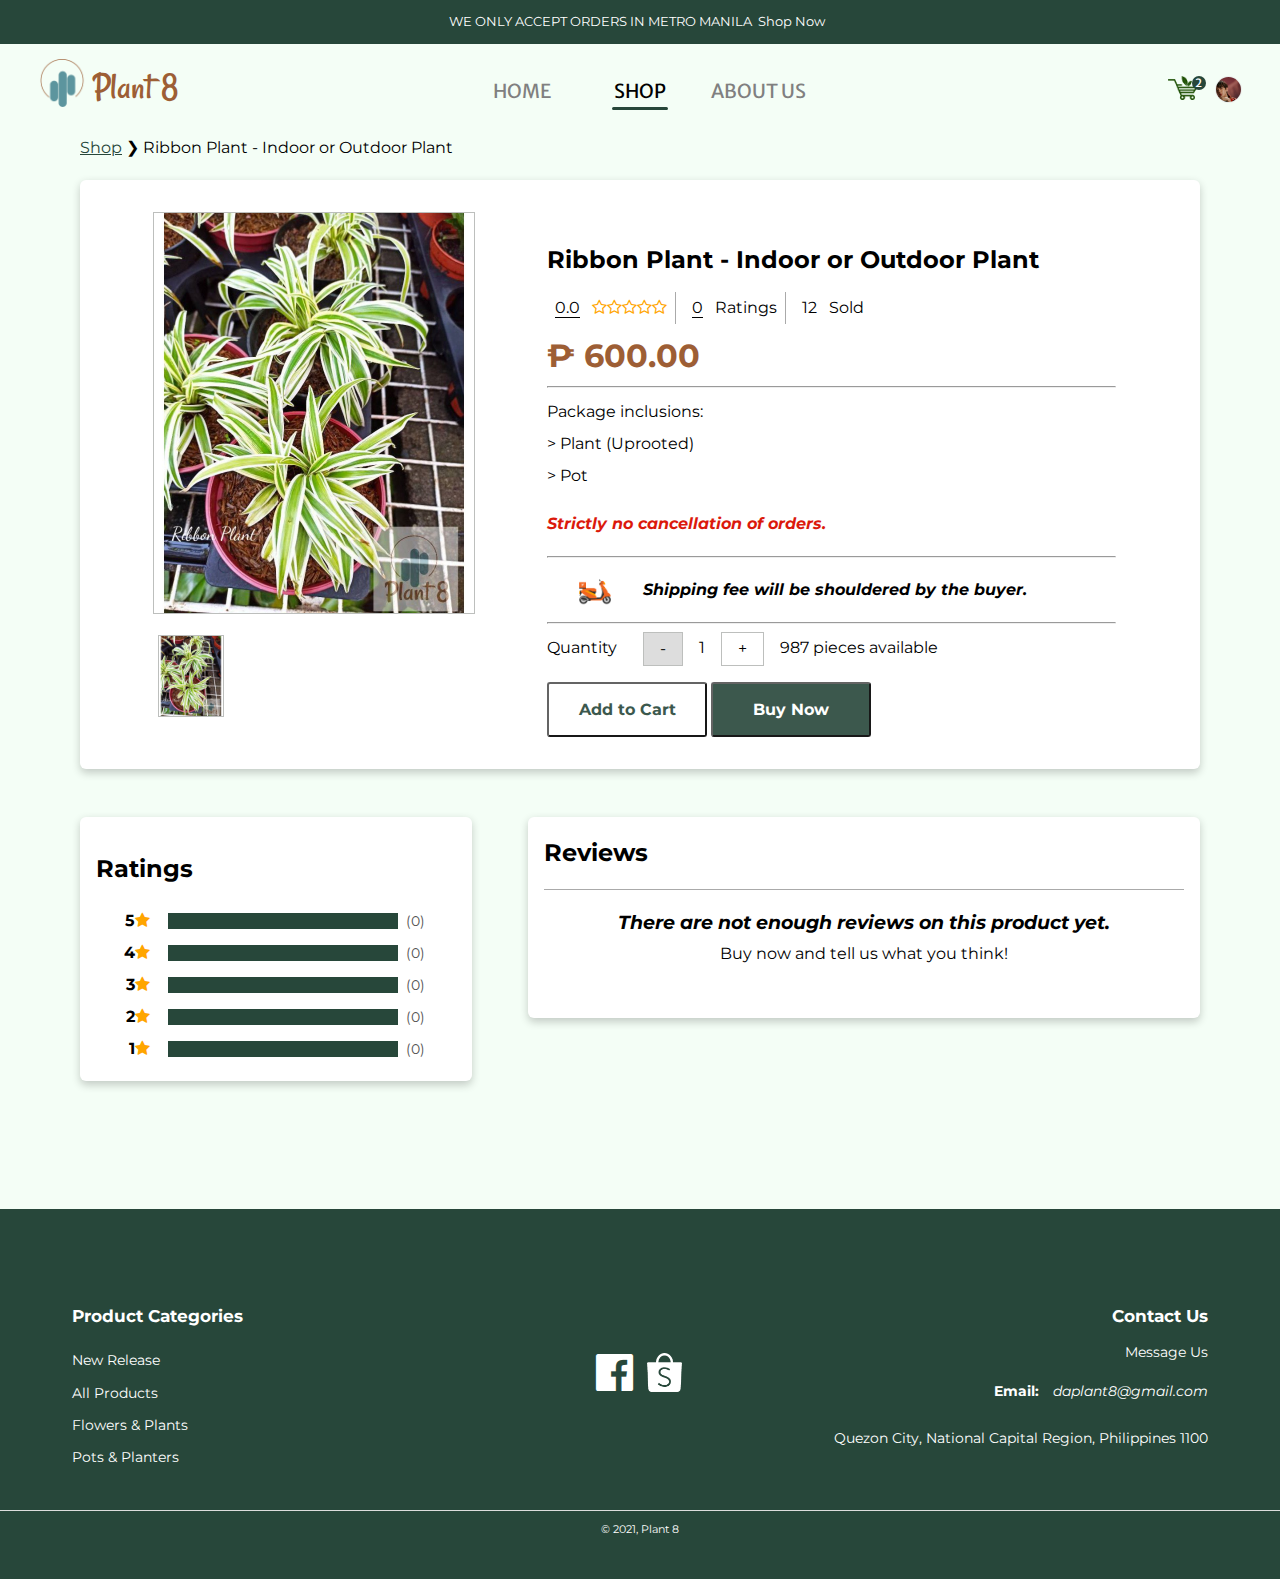
<file: product.html>
<!DOCTYPE html>
<!-- Developers: Dela Cruz, Ysabel S. -->
<!--             Villar, Ron-Arvil B. -->
<html>
	<head>
		<meta content="text/html;charset=utf-8" http-equiv="Content-Type">
		<meta content="utf-8" http-equiv="encoding">
		<meta name="viewport" content="width=device-width, initial-scale=1">
			<title>Plant 8 | Ribbon Plant - Indoor or Outdoor Plant</title>
			<link rel="shortcut icon" type="image/x-icon" href="images/content/favicon.ico">
		<link rel="preconnect" href="https://fonts.gstatic.com">
		<link href="https://fonts.googleapis.com/css2?family=Rancho&amp;family=Merriweather+Sans:wght@300;400&amp;family=Montserrat:wght@400;600&amp;display=swap" rel="stylesheet">
		<link href="css/page.css" rel="stylesheet" type="text/css">
		<link rel="stylesheet" href="https://cdnjs.cloudflare.com/ajax/libs/font-awesome/4.7.0/css/font-awesome.min.css">
		<script src="https://ajax.googleapis.com/ajax/libs/jquery/1.12.4/jquery.min.js"></script>
		<script src="https://code.jquery.com/jquery-3.2.1.min.js"></script>
		<script src="https://cdnjs.cloudflare.com/ajax/libs/popper.js/1.14.7/umd/popper.min.js" integrity="sha384-UO2eT0CpHqdSJQ6hJty5KVphtPhzWj9WO1clHTMGa3JDZwrnQq4sF86dIHNDz0W1" crossorigin="anonymous"></script>
		<script src="https://stackpath.bootstrapcdn.com/bootstrap/4.3.1/js/bootstrap.min.js" integrity="sha384-JjSmVgyd0p3pXB1rRibZUAYoIIy6OrQ6VrjIEaFf/nJGzIxFDsf4x0xIM+B07jRM" crossorigin="anonymous"></script>
		<script type="text/javascript" src="js/page-style.js"></script>
	</head>
	<body>
		<div id="body-wrapper">
			<div id="promo-banner">
				<p id="promo-content">WE ONLY ACCEPT ORDERS IN METRO MANILA<a href="shop.html">Shop Now</a></p>
			</div>
			<header id="header-menu">
				<div class="bg"></div>
				<div id="left-item">
					<span id="nav-icon" style="color: white;">&#9776;</span>
					<a href="index.html"><img id="logo-container" src="images/content/logo2.png" alt="Plant 8"></a>
					<a id="logo-name" class="title-shadow" href="index.html">Plant 8</a>
				</div>
				<div id="center-item" class="sidebar small-side left-origin">
					<span id="left-close" class="close-icon">×</span>
					<ul id="page-navigation" class="navigation">
						<li><a href="index.html" class="nav-link shadow">HOME</a></li>
						<li><a href="shop.html" class="nav-link shadow"><span id="current">SHOP</span></a></li>
						<li><a href="about.html" class="nav-link shadow">ABOUT US</a></li>
					</ul>
				</div>
				<div id="right-item">
					<div id="right-sidebar" class="sidebar small-side right-origin">
						<span id="right-close" class="close-icon">×</span>
						<ul id="user-settings" class="navigation">
							<a href="orders.html"><li id="history">Orders</li></a>
							<a href="settings.html"><li id="settings">Settings</li></a>
							<a href="#"><li id="log-out">Log Out</li></a>
						</ul>
					</div>
					<div id="user-icon" class="icon">
						<img src="images/users/1.jpg" alt="Ysabel Dela Cruz">
					</div>
					<div>
						<img id="cart-icon" class="icon" src="images/cart.png" data-toggle="modal" data-target="#cart-modal" alt="Cart">
						<span id="cart-count">2</span>
					</div>
				</div>
				<div id="cart-modal" class="modal" aria-hidden="true">
					<div class="modal-content">
						<div class="modal-body">
							<span class="X" data-dismiss="modal">&times;</span>
							<h2>Your Cart</h2>
							<hr class="horizontal">
							<div id="cart-empty">
							<p>Oops. Looks like your cart is empty.</p>
							<button id="shop-redirect" class="redirect">Shop Now</button>
						</div>
						<div id="cart-items">
							<div class="modal-field">
								<div>
									<input type="checkbox" id="select-all" class="ord-checkbox">
									<span class="checkmark cart-checkmark"></span>
								</div>
								<div>
									<button id="delete-cart" class="btn-red btn-disabled" data-cust_id="1"><i class="fa fa-trash"></i>Delete</button>
								</div>
							</div>
							<hr class="horizontal">
							<div id="ord-all">
								<div class="modal-field">
									<div class="ord-product">
										<input type="checkbox" class="ord-checkbox" data-cart_id="442">
										<span class="checkmark cart-checkmark"></span>
										<div class="ord-image">
											<img src="images/products/Broadleaf_Palm_Lily_with_Pot_-_Indoor_Plant/Broadleaf_Palm_Lily_with_Pot_-_Indoor_Plant.jpg">
										</div>
										<div class="ord-summary">
											<div class="ord-desc">
												<p class="ord-name">Broadleaf Palm Lily with Pot - Indoor Plant</p>
												<p class="ord-price">₱ 270.00</p>
												<div class="qty-set">
													<div class="qty-minus unselectable" data-cust_id="1" data-cart_id="442" data-prod_id="3" data-prod_price="270.00">-</div>
													<div class="qty-value">1</div>
													<div class="qty-add unselectable" data-maxqty="983" data-cart_id="442" data-prod_id="3" data-prod_price="270.00">+</div>
												</div>
												<div class="qty-avail">983 pieces left</div>
											</div>
											<p class="ord-sub-price">₱ 270.00</p>
										</div>
									</div>
									<hr class="horizontal">
								</div>
								<div class="modal-field">
									<div class="ord-product">
										<input type="checkbox" class="ord-checkbox" data-cart_id="441">
										<span class="checkmark cart-checkmark"></span>
										<div class="ord-image">
											<img src="images/products/San_Flores_Plant_with_pot_(Indoor_or_Outdoor)_Accent_Plant/San_Flores_Plant_with_pot_(Indoor_or_Outdoor)_Accent_Plant.jpg">
										</div>
										<div class="ord-summary">
											<div class="ord-desc">
												<p class="ord-name">San Flores Plant with pot (Indoor or Outdoor) Accent Plant</p>
												<p class="ord-price">₱ 350.00</p>
												<div class="qty-set">
													<div class="qty-minus unselectable" data-cust_id="1" data-cart_id="441" data-prod_id="1" data-prod_price="350.00">-</div>
													<div class="qty-value">1</div>
													<div class="qty-add unselectable" data-maxqty="941" data-cart_id="441" data-prod_id="1" data-prod_price="350.00">+</div>
												</div>
												<div class="qty-avail">941 pieces left</div>
											</div>
											<p class="ord-sub-price">₱ 350.00</p>
										</div>
									</div>
									<hr class="horizontal">
								</div>
							</div>
							<div id="modal-total" class="modal-field">
								<p><span id="ord-total-qty">2 items</span>, Total: ₱ <span id="ord-total-price">620.00</span></p>
							</div>
							<div id="checkout-field" class="modal-field">
								<button id="checkout-cart" class="btn-green btn-disabled"><i class="fa fa-shopping-basket"></i>Checkout</button>
							</div>
							<h4>You may like:</h4>
							<div id="cart-recommend">
								<a href="product.html?ID=2&amp;prod=sea+orache (indoor or outdoor plant)">
									<div class="recom-display">
										<div class="recom-image">
											<img src="images/products/Sea_Orache_(Indoor_or_Outdoor_Plant)/Sea_Orache_(Indoor_or_Outdoor_Plant).jpg">
										</div>
										<div class="recom-info">
											<div class="recom-name">
												<p>Sea Orache (Indoor or Outdoor Plant)</p>
											</div>
											<p class="recom-price">₱ 250.00</p>
										</div>
									</div>
								</a>
								<a href="product.html?ID=1&amp;prod=san+flores plant with pot (indoor or outdoor) accent plant">
									<div class="recom-display">
										<div class="recom-image">
											<img src="images/products/San_Flores_Plant_with_pot_(Indoor_or_Outdoor)_Accent_Plant/San_Flores_Plant_with_pot_(Indoor_or_Outdoor)_Accent_Plant.jpg">
										</div>
										<div class="recom-info">
											<div class="recom-name">
												<p>San Flores Plant with pot (Indoor or Outdoor) Accent Plant</p>
											</div>
											<p class="recom-price">₱ 350.00</p>
										</div>
									</div>
								</a>
								<a href="product.html?ID=49&amp;prod=2+pcs ceramic pots for your plants">
									<div class="recom-display">
										<div class="recom-image">
											<img src="images/products/2_pcs_Cermic_Pots_for_your_plants/2_pcs_Cermic_Pots_for_your_plants.jpg">
										</div>
										<div class="recom-info">
											<div class="recom-name">
												<p>2 pcs Ceramic Pots for your plants</p>
											</div>
											<p class="recom-price">₱ 250.00</p>
										</div>
									</div>
								</a>
								<a href="product.html?ID=59&amp;prod=fernwood+sanseviera - indoor plant">
									<div class="recom-display">
										<div class="recom-image">
											<img src="images/products/Fernwood_Sanseviera_-_Indoor_Plant/Fernwood_Sanseviera_-_Indoor_Plant.jpg"></div>
											<div class="recom-info">
												<div class="recom-name">
													<p>Fernwood Sanseviera - Indoor Plant</p>
												</div>
												<p class="recom-price">₱ 85.00</p>
											</div>
										</div>
									</a>
								</div>
							</div>
						</div>
					</div>
				</div>
				<div id="cart-notif" class="modal">
					<div class="modal-content">
						<div class="modal-body">
							<span id="notif-close" class="X" data-dismiss="modal">&times;</span>
							<h2>Added to cart successfully</h2>
							<hr class="horizontal">
							<div>
							<div class="modal-field">
								<div id="cart-product">
									<div id="item-image">
										<img src="images/products/Ribbon_Plant_-_Indoor_or_Outdoor_Plant/Ribbon_Plant_-_Indoor_or_Outdoor_Plant.jpg">
									</div>
									<div id="item-summary">
										<div id="item-desc">
											<p id="item-name">Ribbon Plant - Indoor or Outdoor Plant</p>
											<p id="item-price">₱ <span>600.00</span></p>
											<div id="item-qty">X <span>1</span></div>
										</div>
										<p id="item-tot-price">₱ <span>600.00</span></p>
										<div id="cart-notif-checkout">
											<button id="checkout-now" class="btn-green" data-cart_id="445"><i class="fa fa-shopping-basket"></i>Checkout</button>
										</div>
									</div>
								</div>
								<hr class="horizontal"></div>
							</div>
							<h4>You may like:</h4>
							<div id="cart-recommend1">
								<a href="product.html?ID=2&amp;prod=sea+orache (indoor or outdoor plant)">
									<div class="recom-display">
										<div class="recom-image">
											<img src="images/products/Sea_Orache_(Indoor_or_Outdoor_Plant)/Sea_Orache_(Indoor_or_Outdoor_Plant).jpg">
										</div>
										<div class="recom-info">
											<div class="recom-name">
												<p>Sea Orache (Indoor or Outdoor Plant)</p>
											</div>
											<p class="recom-price">₱ 250.00</p>
										</div>
									</div>
								</a>
								<a href="product.html?ID=1&amp;prod=san+flores plant with pot (indoor or outdoor) accent plant">
									<div class="recom-display">
										<div class="recom-image">
											<img src="images/products/San_Flores_Plant_with_pot_(Indoor_or_Outdoor)_Accent_Plant/San_Flores_Plant_with_pot_(Indoor_or_Outdoor)_Accent_Plant.jpg">
										</div>
										<div class="recom-info">
											<div class="recom-name">
												<p>San Flores Plant with pot (Indoor or Outdoor) Accent Plant</p>
											</div>
											<p class="recom-price">₱ 350.00</p>
										</div>
									</div>
								</a>
								<a href="product.html?ID=36&amp;prod=4+pcs aesthetic dish ceramic pot">
									<div class="recom-display">
										<div class="recom-image">
											<img src="images/products/4_pcs_Aesthetic_Dish_Ceramic_Pot/4_pcs_Aesthetic_Dish_Ceramic_Pot.jpg">
										</div>
										<div class="recom-info">
											<div class="recom-name">
												<p>4 pcs Aesthetic Dish Ceramic Pot</p>
											</div>
											<p class="recom-price">₱ 399.00</p>
										</div>
									</div>
								</a>
								<a href="product.html?ID=41&amp;prod=air+plant - indoor plant">
									<div class="recom-display">
										<div class="recom-image">
											<img src="images/products/Air_Plant_-_Indoor_Plant/Air_Plant_-_Indoor_Plant.jpg">
										</div>
										<div class="recom-info">
											<div class="recom-name">
												<p>Air Plant - Indoor Plant</p>
											</div>
											<p class="recom-price">₱ 300.00</p>
										</div>
									</div>
								</a>
							</div>
						</div>
					</div>
				</div>
				<div id="load-modal" class="modal" data-backdrop="static" data-keyboard="false">
					<div class="loader"></div>
				</div>
			</header>
			<div id="main" class="no-banner">
				<div class="inner">
					<div id="product-path">
						<a href="shop.html" id="shop-link">Shop</a>
						<span>❯</span>
						<span id="path-product">Ribbon Plant - Indoor or Outdoor Plant</span>
					</div>
					<input type="hidden" name="prod-ID" id="prod-ID" value="10">
					<div id="product-details">
						<div id="image-details">
							<div id="focus-image">
								<img id="focus-img" src="images/products/Ribbon_Plant_-_Indoor_or_Outdoor_Plant/Ribbon_Plant_-_Indoor_or_Outdoor_Plant.jpg" alt="Ribbon Plant - Indoor or Outdoor Plant">
							</div>
							<div id="all-images">
								<div class="min-image">
									<img class="min-img" src="images/products/Ribbon_Plant_-_Indoor_or_Outdoor_Plant/Ribbon_Plant_-_Indoor_or_Outdoor_Plant.jpg" alt="Ribbon Plant - Indoor or Outdoor Plant">
								</div>
						</div>
						</div>
						<div id="text-details">
							<h2>Ribbon Plant - Indoor or Outdoor Plant</h2>
							<div id="product-history">
								<div>
									<span id="rating-link" class="history-link">0.0</span>
									<span id="cur-rating">
										<i class="fa fa-star-o"></i>
										<i class="fa fa-star-o"></i>
										<i class="fa fa-star-o"></i>
										<i class="fa fa-star-o"></i>
										<i class="fa fa-star-o"></i>
									</span>
								</div>
								<div>
									<span id="review-link" class="history-link">0</span>
									<span>Ratings</span>
								</div>
								<div>
									<span>12</span>
									<span>Sold</span>
								</div>
							</div>
							<span id="text-price">₱ 600.00</span>
							<hr class="horizontal">
							<div id="text-description">Package inclusions:<br />> Plant (Uprooted)<br />> Pot
								<p id="no-cancel">Strictly no cancellation of orders.</p>
							</div>
							<hr class="horizontal">
							<div id="ship-notice">
								<img src="images/lalamove.png" alt="Lalamove">
								<span>Shipping fee will be shouldered by the buyer.</span>
							</div>
							<hr class="horizontal">
							<div id="qty-container">
								<div>Quantity</div>
								<div id="qty-set-container">
									<div id="qty-set">
										<div id="qty-minus" class="disabled unselectable" data-cust_id="1">-</div>
										<div id="qty-value">1</div>
										<div id="qty-add" class="unselectable">+</div>
										<input type="hidden" name="cart-qty" id="cart-qty" value="0">
									</div>
									<div class="">987 pieces available</div>
								</div>
							</div>
							<p id="max-amount" class="warning hidden">You have reached the maximum available amount.</p>
							<div id="action">
								<button class="btn-cart" data-toggle="modal" data-target="cart-notif">Add to Cart</button>
								<button class="btn-buy">Buy Now</button>
							</div>
						</div>
					</div>
					<div id="product-review">
						<div id="rating-container">
							<h2>Ratings</h2>
							<div class="rating-row rate-5">
								<div class="star-container">
									<span class="star-count">5</span><i class="fa fa-star star-rating"></i>
								</div>
								<div class="cust-rating">
									<div class="star-bar-container">
										<div class="star-bar"></div>
									</div>
									<span class="rating-count">(0)</span>
								</div>
							</div>
							<div class="rating-row rate-4">
								<div class="star-container">
									<span class="star-count">4</span><i class="fa fa-star star-rating"></i>
								</div>
								<div class="cust-rating">
									<div class="star-bar-container">
										<div class="star-bar"></div>
									</div>
									<span class="rating-count">(0)</span>
								</div>
							</div>
							<div class="rating-row rate-3">
								<div class="star-container">
									<span class="star-count">3</span><i class="fa fa-star star-rating"></i>
								</div>
								<div class="cust-rating">
									<div class="star-bar-container">
										<div class="star-bar"></div>
									</div>
									<span class="rating-count">(0)</span>
								</div>
							</div>
							<div class="rating-row rate-2">
								<div class="star-container">
									<span class="star-count">2</span><i class="fa fa-star star-rating"></i>
								</div>
								<div class="cust-rating">
									<div class="star-bar-container">
										<div class="star-bar"></div>
									</div>
									<span class="rating-count">(0)</span>
								</div>
							</div>
							<div class="rating-row rate-1">
								<div class="star-container">
									<span class="star-count">1</span><i class="fa fa-star star-rating"></i>
								</div>
								<div class="cust-rating">
									<div class="star-bar-container">
										<div class="star-bar"></div>
									</div>
									<span class="rating-count">(0)</span>
								</div>
							</div>
						</div>
						<div id="review-container">
							<h2>Reviews</h2>
							<div id="empty-review" class="cust-review">
								<p id="no-review">There are not enough reviews on this product yet.</p>
								<p id="no-review-sub">Buy now and tell us what you think!</p>
							</div>
						</div>
					</div>
				</div>
				<div id="scroll-top">
					<span id="arrow-up">❮</span>
				</div>
			</div>
			<footer>
				<div class="row">
					<div id="product-categories" class="column">
						<h3>Product Categories</h3>
						<p><a href="shop.html#new-release" class="category-footer">New Release</a></p>
						<p><a href="shop.html#all" class="category-footer">All Products</a></p>
						<p><a href="shop.html#flowers-plants" class="category-footer">Flowers &amp; Plants</a></p>
						<p><a href="shop.html#pots-planters" class="category-footer">Pots &amp; Planters</a></p>
					</div>
					<div id="sns" class="column">
						<ul>
							<li>
								<a class="shop-links" href="https://www.facebook.com/Dplant8" target="_blank">
									<i class="fa fa-facebook-official fa-3x"></i>
								</a>
							</li>
							<li>
								<a class="shop-links" href="https://shopee.ph/plant8" target="_blank">
									<img src="images/content/shopee.png" alt="Shopee">
								</a>
							</li>
						</ul>
					</div>
					<div id="contact-footer" class="column">
						<h3>Contact Us</h3>
						<a id="message-us" href="about.html?loc=message-us">Message Us</a>
						<p><label>Email:</label><a id="email" href="mailto:daplant8@gmail.com">daplant8@gmail.com</a></p>
						<p>Quezon City, National Capital Region, Philippines 1100</p>
					</div>
				</div>
				<div class="row">
					<p>© 2021, <a href="index.html">Plant 8</a></p>
				</div>
			</footer>
		</div>

		<script type="text/javascript">
			let maxQty = 987
			$(document).on('click', '.min-img', function() {
				changeMainImg($(this).attr('src'));
			});

			$(document).on('hover', '.min-img', function() {
				changeMainImg($(this).attr('src'));
			});

			$(document).on('click', '#qty-minus', function() {
				if($(this).hasClass('disabled'))
					return;
				else {
					if(parseInt($('#qty-value').html()) - 1 == 1)
						$(this).addClass('disabled');

					$('#qty-value').html(parseInt($('#qty-value').html()) - 1);
					$('#qty-add').removeClass('disabled');
					$('#max-amount').addClass('hidden');
				}
			});

			$(document).on('click', '#qty-add', function() {
				if($(this).hasClass('disabled'))
					return;
				else {
					if(parseInt($('#qty-value').html()) + 1 == maxQty)
						$(this).addClass('disabled');

					$('#qty-minus').removeClass('disabled');
					$('#qty-value').html(parseInt($('#qty-value').html()) + 1);
					if(parseInt($('#cart-qty').val()) + parseInt($('#qty-value').html()) == 987) {
						$(this).addClass('disabled');
						$('#max-amount').removeClass('hidden');
					} else
						$('#max-amount').addClass('hidden');
				}
			});

			$(document).on('change', '#cart-qty', function() {
				if(parseInt($('#cart-qty').val()) + parseInt($('#qty-value').html()) >= 987 || parseInt($('#cart-qty').val()) == 987) {
					$('#max-amount').removeClass('hidden');
					$('#qty-add').addClass('disabled');
					if(parseInt($('#cart-qty').val()) == 987) {
						$('.btn-cart').addClass('btn-disabled');
						$('.btn-buy').addClass('btn-disabled');
					} else {
						$('.btn-cart').removeClass('btn-disabled');
						$('.btn-buy').removeClass('btn-disabled');
						if(987 - parseInt($('#cart-qty').val()) < parseInt($('#qty-value').html()))
							$('#qty-value').html(987 - parseInt($('#cart-qty').val()));
					}
				} else {
					$('#max-amount').addClass('hidden');
					$('.btn-cart').removeClass('btn-disabled');
					$('.btn-buy').removeClass('btn-disabled');
					$('#qty-add').removeClass('disabled');

					if(parseInt($('#qty-value').html()) > 1)
						$('#qty-minus').removeClass('disabled');

				}
			});

			$(document).on('click', '.btn-cart, .btn-buy', function() {
				if(!$(this).hasClass('btn-disabled')) {
					addtoCart($('#qty-value').html(), $(this));
				}
			});

			$(document).on('click', '.rating-row', function() {
				$('.cust-review').each(function() {
					$(this).removeClass('hidden');
				});
				if($(this).hasClass('activeRating')) {
					$(this).removeClass('activeRating');
				} else {
					$('.rating-row').removeClass('activeRating');
					$(this).addClass('activeRating');
					if($(this).hasClass('rate-1')) {
						$('.cust-review').each(function(i) {
							if(!$(this).hasClass('rate-1'))
								$(this).addClass('hidden');
						});
					} else if($(this).hasClass('rate-2')) {
						$('.cust-review').each(function(i) {
							if(!$(this).hasClass('rate-2'))
								$(this).addClass('hidden');
						});
					} else if($(this).hasClass('rate-3')) {
						$('.cust-review').each(function(i) {
							if(!$(this).hasClass('rate-3'))
								$(this).addClass('hidden');
						});
					} else if($(this).hasClass('rate-4')) {
						$('.cust-review').each(function(i) {
							if(!$(this).hasClass('rate-4'))
								$(this).addClass('hidden');
						});
					} else if($(this).hasClass('rate-5')) {
						$('.cust-review').each(function(i) {
							if(!$(this).hasClass('rate-5'))
								$(this).addClass('hidden');
						});
					} 
				}
				
				if($('.cust-review:not(#empty-review):visible').length > 0)
					$('#empty-review').addClass('hidden');
				else
					$('#empty-review').removeClass('hidden');
			});

			$('body').click(function(event) {
				if(!$(event.target).is("#user-settings") || !$(event.target).is("#user-icon") || !$(event.target).is(".fa-user-circle-o"))
					$('#user-settings').removeClass('active');
			});

			function changeMainImg(src) {
				$('#focus-img').attr('src', src);
			}

			// activate sticky header when page is scrolled
			window.onscroll = function() {
				activateSticky();
			}

			// remove shadow style if window width is lower than 901px
			window.onload = function() {
				$('#cart-qty').trigger('change');
				activateSticky();

				if($('.cust-review:not(#empty-review):visible').length > 0)
					$('#empty-review').addClass('hidden');
				else
					$('#empty-review').removeClass('hidden');
			}
		</script>
	</body>
</html>
</file>
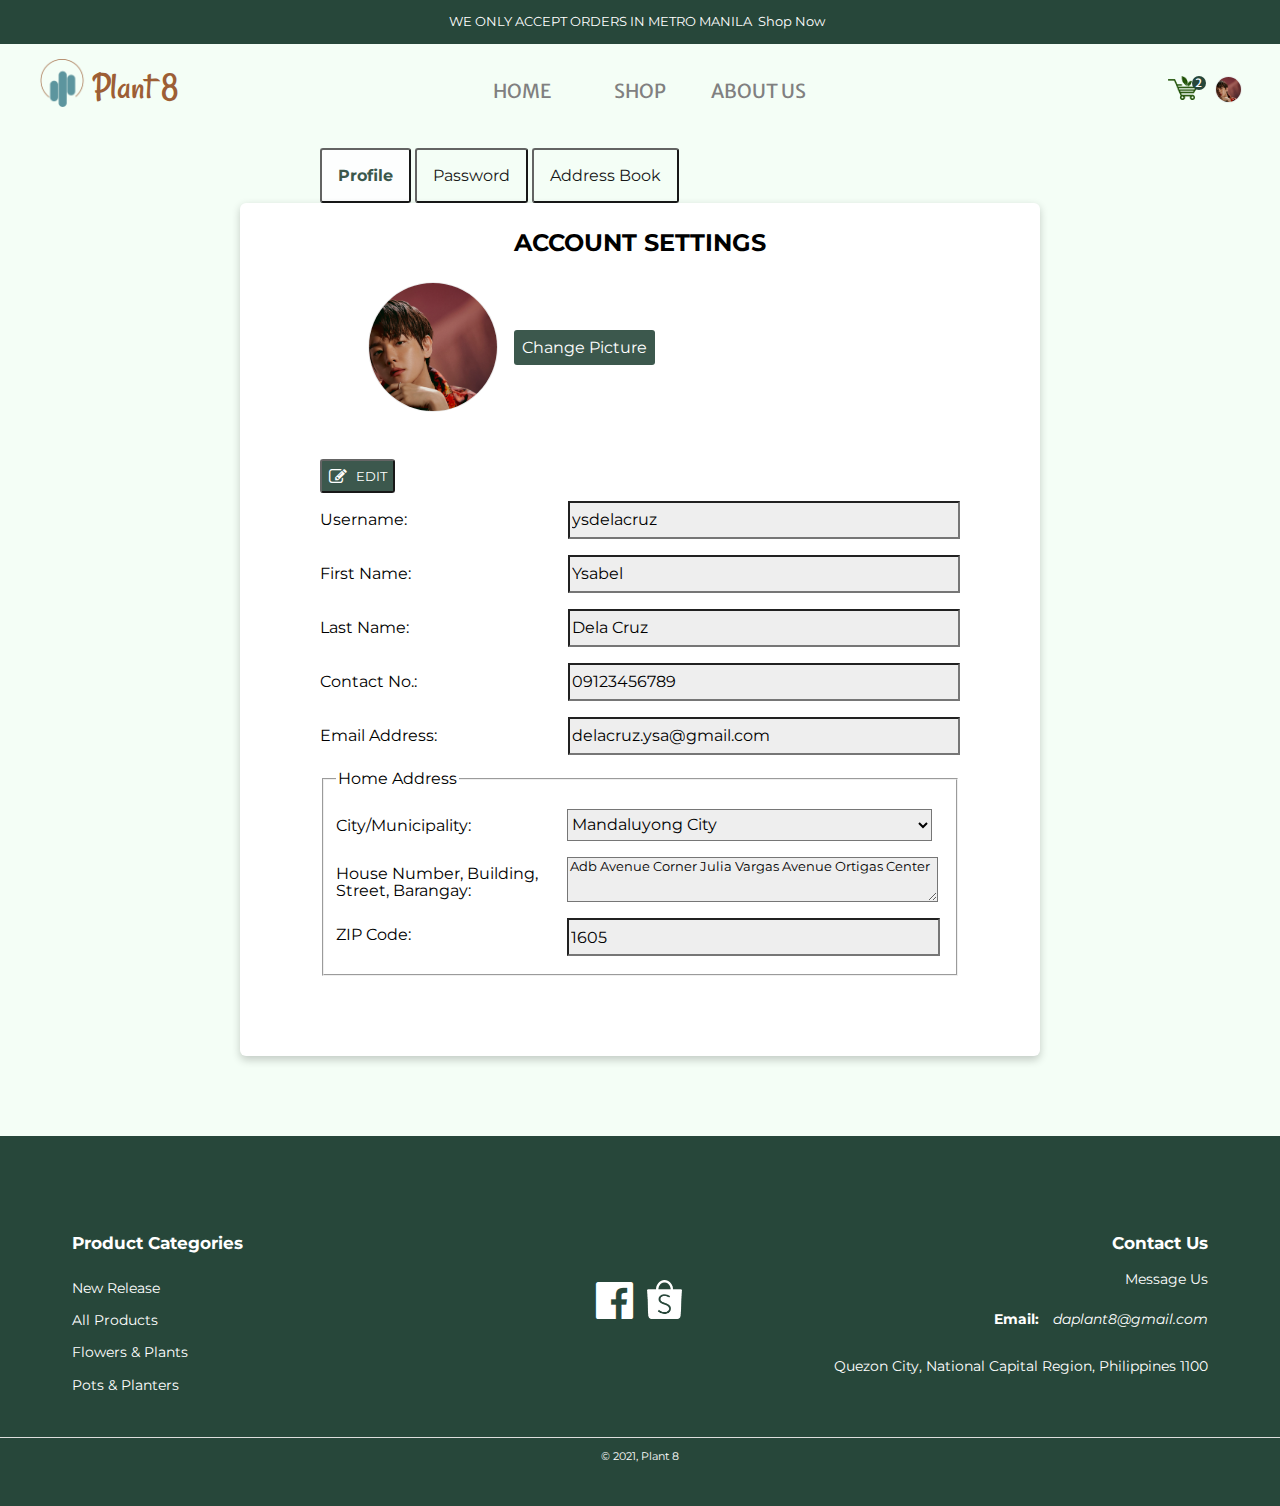
<file: settings.html>
<!DOCTYPE html>
<!-- Developers: Dela Cruz, Ysabel S. -->
<!--             Villar, Ron-Arvil B. -->

<html>
	<head>
	<meta content="text/html;charset=utf-8" http-equiv="Content-Type">
	<meta content="utf-8" http-equiv="encoding">
	<meta name="viewport" content="width=device-width, initial-scale=1">
	<title>Plant 8 | Settings</title>
	<link rel="shortcut icon" type="image/x-icon" href="images/content/favicon.ico">
	<link rel="preconnect" href="https://fonts.gstatic.com">
	<link href="https://fonts.googleapis.com/css2?family=Rancho&amp;family=Merriweather+Sans:wght@300;400&amp;family=Montserrat:wght@400;600&amp;display=swap" rel="stylesheet">
	<link href="css/page.css" rel="stylesheet" type="text/css">
	<link rel="stylesheet" href="https://cdnjs.cloudflare.com/ajax/libs/font-awesome/4.7.0/css/font-awesome.min.css">
	<script src="https://ajax.googleapis.com/ajax/libs/jquery/1.12.4/jquery.min.js"></script>
	<script src="https://code.jquery.com/jquery-3.2.1.min.js"></script>
	<script src="https://cdnjs.cloudflare.com/ajax/libs/popper.js/1.14.7/umd/popper.min.js" integrity="sha384-UO2eT0CpHqdSJQ6hJty5KVphtPhzWj9WO1clHTMGa3JDZwrnQq4sF86dIHNDz0W1" crossorigin="anonymous"></script>
	<script src="https://stackpath.bootstrapcdn.com/bootstrap/4.3.1/js/bootstrap.min.js" integrity="sha384-JjSmVgyd0p3pXB1rRibZUAYoIIy6OrQ6VrjIEaFf/nJGzIxFDsf4x0xIM+B07jRM" crossorigin="anonymous"></script>
	<script type="text/javascript" src="js/page-style.js"></script>
	<script type="text/javascript" src="js/location.js"></script>
</head>
<body>
	<div id="body-wrapper">
		<div id="promo-banner">
			<p id="promo-content">WE ONLY ACCEPT ORDERS IN METRO MANILA<a href="shop.html">Shop Now</a></p>
		</div>
		<header id="header-menu">
			<div class="bg"></div>
			<div id="left-item">
				<span id="nav-icon" style="color: white;">&#9776;</span>
				<a href="index.html"><img id="logo-container" src="images/content/logo2.png" alt="Plant 8"></a>
				<a id="logo-name" class="title-shadow" href="index.html">Plant 8</a>
			</div>
			<div id="center-item" class="sidebar small-side left-origin">
				<span id="left-close" class="close-icon">×</span>
				<ul id="page-navigation" class="navigation">
					<li><a href="index.html" class="nav-link shadow">HOME</a></li>
					<li><a href="shop.html" class="nav-link shadow">SHOP</a></li>
					<li><a href="about.html" class="nav-link shadow">ABOUT US</a></li>
				</ul>
			</div>
			<div id="right-item">
				<div id="right-sidebar" class="sidebar small-side right-origin">
					<span id="right-close" class="close-icon">×</span>
					<ul id="user-settings" class="navigation">
						<a href="orders.html"><li id="history">Orders</li></a>
						<a href="settings.html"><li id="settings">Settings</li></a>
						<a href="#"><li id="log-out">Log Out</li></a>
					</ul>
				</div>
				<div id="user-icon" class="icon">
					<img src="images/users/1.jpg" alt="Ysabel Dela Cruz">
				</div>
				<div>
					<img id="cart-icon" class="icon" src="images/cart.png" data-toggle="modal" data-target="#cart-modal" alt="Cart">
					<span id="cart-count">2</span>
				</div>
			</div>
			<div id="cart-modal" class="modal" style="display: none;" aria-hidden="true">
				<div class="modal-content">
					<div class="modal-body">
						<span class="X" data-dismiss="modal">&times;</span>
						<h2>Your Cart</h2>
						<hr class="horizontal">
						<div id="cart-empty" style="display: none;">
						<p>Oops. Looks like your cart is empty.</p>
						<button id="shop-redirect" class="redirect">Shop Now</button>
					</div>
					<div id="cart-items" style="display: block;">
						<div class="modal-field">
							<div>
								<input type="checkbox" id="select-all" class="ord-checkbox">
								<span class="checkmark cart-checkmark"></span>
							</div>
							<div>
								<button id="delete-cart" class="btn-red btn-disabled" data-cust_id="1"><i class="fa fa-trash"></i>Delete</button>
							</div>
						</div>
						<hr class="horizontal">
						<div id="ord-all">
							<div class="modal-field">
								<div class="ord-product">
									<input type="checkbox" class="ord-checkbox" data-cart_id="442">
									<span class="checkmark cart-checkmark"></span>
									<div class="ord-image">
										<img src="images/products/Broadleaf_Palm_Lily_with_Pot_-_Indoor_Plant/Broadleaf_Palm_Lily_with_Pot_-_Indoor_Plant.jpg">
									</div>
									<div class="ord-summary">
										<div class="ord-desc">
											<p class="ord-name">Broadleaf Palm Lily with Pot - Indoor Plant</p>
											<p class="ord-price">₱ 270.00</p>
											<div class="qty-set">
												<div class="qty-minus unselectable" data-cust_id="1" data-cart_id="442" data-prod_id="3" data-prod_price="270.00">-</div>
												<div class="qty-value">1</div>
												<div class="qty-add unselectable" data-maxqty="983" data-cart_id="442" data-prod_id="3" data-prod_price="270.00">+</div>
											</div>
											<div class="qty-avail">983 pieces left</div>
										</div>
										<p class="ord-sub-price">₱ 270.00</p>
									</div>
								</div>
								<hr class="horizontal">
							</div>
							<div class="modal-field">
								<div class="ord-product">
									<input type="checkbox" class="ord-checkbox" data-cart_id="441">
									<span class="checkmark cart-checkmark"></span>
									<div class="ord-image">
										<img src="images/products/San_Flores_Plant_with_pot_(Indoor_or_Outdoor)_Accent_Plant/San_Flores_Plant_with_pot_(Indoor_or_Outdoor)_Accent_Plant.jpg">
									</div>
									<div class="ord-summary">
										<div class="ord-desc">
											<p class="ord-name">San Flores Plant with pot (Indoor or Outdoor) Accent Plant</p>
											<p class="ord-price">₱ 350.00</p>
											<div class="qty-set">
												<div class="qty-minus unselectable" data-cust_id="1" data-cart_id="441" data-prod_id="1" data-prod_price="350.00">-</div>
												<div class="qty-value">1</div>
												<div class="qty-add unselectable" data-maxqty="941" data-cart_id="441" data-prod_id="1" data-prod_price="350.00">+</div>
											</div>
											<div class="qty-avail">941 pieces left</div>
										</div>
										<p class="ord-sub-price">₱ 350.00</p>
									</div>
								</div>
								<hr class="horizontal">
							</div>
						</div>
						<div id="modal-total" class="modal-field">
							<p><span id="ord-total-qty">2 items</span>, Total: ₱ <span id="ord-total-price">620.00</span></p>
						</div>
						<div id="checkout-field" class="modal-field">
							<button id="checkout-cart" class="btn-green btn-disabled"><i class="fa fa-shopping-basket"></i>Checkout</button>
						</div>
						<h4>You may like:</h4>
						<div id="cart-recommend">
							<a href="product.html?ID=2&amp;prod=sea+orache (indoor or outdoor plant)">
								<div class="recom-display">
									<div class="recom-image">
										<img src="images/products/Sea_Orache_(Indoor_or_Outdoor_Plant)/Sea_Orache_(Indoor_or_Outdoor_Plant).jpg">
									</div>
									<div class="recom-info">
										<div class="recom-name">
											<p>Sea Orache (Indoor or Outdoor Plant)</p>
										</div>
										<p class="recom-price">₱ 250.00</p>
									</div>
								</div>
							</a>
							<a href="product.html?ID=1&amp;prod=san+flores plant with pot (indoor or outdoor) accent plant">
								<div class="recom-display">
									<div class="recom-image">
										<img src="images/products/San_Flores_Plant_with_pot_(Indoor_or_Outdoor)_Accent_Plant/San_Flores_Plant_with_pot_(Indoor_or_Outdoor)_Accent_Plant.jpg">
									</div>
									<div class="recom-info">
										<div class="recom-name">
											<p>San Flores Plant with pot (Indoor or Outdoor) Accent Plant</p>
										</div>
										<p class="recom-price">₱ 350.00</p>
									</div>
								</div>
							</a>
							<a href="product.html?ID=49&amp;prod=2+pcs ceramic pots for your plants">
								<div class="recom-display">
									<div class="recom-image">
										<img src="images/products/2_pcs_Cermic_Pots_for_your_plants/2_pcs_Cermic_Pots_for_your_plants.jpg">
									</div>
									<div class="recom-info">
										<div class="recom-name">
											<p>2 pcs Ceramic Pots for your plants</p>
										</div>
										<p class="recom-price">₱ 250.00</p>
									</div>
								</div>
							</a>
							<a href="product.html?ID=59&amp;prod=fernwood+sanseviera - indoor plant">
								<div class="recom-display">
									<div class="recom-image">
										<img src="images/products/Fernwood_Sanseviera_-_Indoor_Plant/Fernwood_Sanseviera_-_Indoor_Plant.jpg"></div>
										<div class="recom-info">
											<div class="recom-name">
												<p>Fernwood Sanseviera - Indoor Plant</p>
											</div>
											<p class="recom-price">₱ 85.00</p>
										</div>
									</div>
								</a>
							</div>
						</div>
					</div>
				</div>
			</div>
			<div id="load-modal" class="modal" data-backdrop="static" data-keyboard="false">
				<div class="loader"></div>
			</div>
		</header>
		<div id="main" class="no-banner account-div">
			<div id="account-nav">
				<button id="profile_hash" class="nav-item nav-item-active">Profile</button>
				<button id="pass_hash" class="nav-item">Password</button>
				<button id="book_hash" class="nav-item">Address Book</button>
			</div>
			<div class="inner">
				<div id="info-div">
					<h2>ACCOUNT SETTINGS</h2>
					<div id="profile-container">
						<div id="dp-container">
							<img id="dp-current" src="images/users/1.jpg" alt="Ysabel Dela Cruz">
						</div>
						<div id="dp-btns">
							<div id="dp-init" class="dp-btn">
								<button id="dp-change" class="btn-green">Change Picture</button>
							</div>
							<div id="dp-options" class="dp-btn">
								<form id="inventory-form" method="post" enctype="multipart/form-data">
									<input type="file" name="dpImg" id="new-dp" accept="image/x-png, image/jpeg">
								</form>
								<button id="save-dp" class="btn-green">Save</button>
								<button id="cancel-dp" class="btn-default" data-cust_img="images/users/1.jpg">Cancel</button>
							</div>
						</div>
					</div>
					<button id="edit-active" class="btn-green"><i class="fa fa-edit fa-lg"></i>EDIT</button>
					<form id="edit-info" method="post">
						<div class="info-row">
							<span>Username:</span>
							<input type="text" id="info-username" name="username" placeholder="Username" maxlength="10" value="ysdelacruz" data-cust_user="ysdelacruz" readonly="" required="">
						</div>
						<div class="info-row info-container">
							<span class="info-info">(must be at least 5 characters)</span>
							<p id="error-user"></p>
						</div>
						<div class="info-row">
							<span>First Name:</span>
							<input type="text" id="info-fname" name="regiFname" placeholder="First Name" maxlength="50" value="Ysabel" data-cust_fname="Ysabel" readonly="" required="">
						</div>
						<div class="info-row">
							<span>Last Name:</span>
							<input type="text" id="info-lname" name="regiLname" placeholder="Last Name" maxlength="50" value="Dela Cruz" data-cust_lname="Dela Cruz" readonly="" required="">
						</div>
													<div class="info-row">
							<span>Contact No.:</span>
							<input type="text" id="info-contact" name="regiContact" placeholder="09999999999" maxlength="11" value="09123456789" data-contact_num="09123456789" readonly="" required="">
						</div>
						<div class="info-row">
							<span>Email Address:</span>
							<input type="email" id="info-email" name="regiEmail" placeholder="email@address.com" maxlength="50" value="delacruz.ysa@gmail.com" data-cust_email="delacruz.ysa@gmail.com" readonly="" required="">
						</div>
						<fieldset id="info-address">
							<legend>Home Address</legend>
							<div class="info-row">
								<span>City/Municipality:</span>
								<select id="city" name="city" data-home_city="Mandaluyong City" readonly="" required="">
									<option value="Mandaluyong City" selected="">Mandaluyong City</option>
								</select>
							</div>
							<div class="info-row">
								<span>House Number, Building, Street, Barangay:</span>
								<textarea id="info-home" name="regiHome" placeholder="House Number, Building, Street, Barangay" maxlength="100" rows="3" data-home_add="Adb Avenue Corner Julia Vargas Avenue Ortigas Center" readonly="">Adb Avenue Corner Julia Vargas Avenue Ortigas Center</textarea>
							</div>
							<div class="info-row">
								<span>ZIP Code:</span>
								<input type="text" id="info-zip" name="regiZip" placeholder="0000" maxlength="4" value="1605" data-home_zip="1605" readonly="" required="">
							</div>
						</fieldset>
					</form>
					<div id="info-btn" class="account-btn">
						<button id="info-cancel" class="btn btn-default">Cancel</button>
						<button id="info-save" class="btn btn-green" data-cust_id="1">Save</button>
					</div>
				</div>
				<div id="pass-div">
					<h2>CHANGE PASSWORD</h2>
					<form id="change-pass" method="post">
						<div class="change-row">
							<span>Current Password:</span>
							<input type="password" id="change-curpassword" name="curPassword" placeholder="●●●●●●●●" maxlength="16" required=""><i class="fa fa-eye show-pass"></i>
						</div>
						<div class="change-error">
							<p id="error-curenter">PASSWORD INCORRECT</p>
						</div>
						<div class="change-row">
							<span>Password:</span>
							<input type="password" id="change-password" name="password" placeholder="●●●●●●●●" maxlength="16" disabled="" required=""><i class="fa fa-eye show-pass"></i>
						</div>
						<div class="change-error">
							<span class="change-info change-li">
								<li>must be 8-16 characters</li>
								<li>contains upper- and lowercase letters, digits, and special characters</li>
							</span>
							<div id="bar-container">
								<div id="bar"></div>
							</div>
						</div>
						<div class="change-row">
							<span>Confirm Password:</span>
							<input type="password" id="change-repassword" name="rePassword" placeholder="●●●●●●●●" maxlength="16" disabled="" required=""><i class="fa fa-eye show-pass"></i>
						</div>
						<div class="change-error">
							<p id="error-reenter">PASSWORDS DID NOT MATCH</p>
						</div>
					</form>
					<div class="account-btn">
						<button id="change-update" class="btn btn-green" data-cust_id="1">Change</button>
					</div>
				</div>
				<div id="address-div">
					<h2>ADDRESS BOOK</h2>
					<div id="address-op">
						<button id="delete-deli" class="btn-red"><i class="fa fa-trash"></i><span>Delete</span></button>
						<button id="new-deli" class="btn-green"><i class="fa fa-plus-square-o"></i><span>New</span></button>
					</div>
					<div class="deli-container">
						<input type="checkbox" class="deli-checkbox" data-deli_id="1">
						<span class="checkmark deli-checkmark"></span>
						<button class="address-acc">Delivery Address 1</button>
					</div>
					<div class="deli-container">
						<div class="address-detail">
							<button class="btn-green deli-edit"><i class="fa fa-edit fa-lg"></i>EDIT</button>
							<form class="deli-add" method="post">
								<div class="info-row">
									<span>First Name:</span>
									<input type="text" class="deli-fname" name="regiFname" placeholder="First Name" maxlength="50" value="Ysabel" data-deli_fname="Ysabel" readonly="" required="">
								</div>
								<div class="info-row">
									<span>Last Name:</span>
									<input type="text" class="deli-lname" name="regiLname" placeholder="Last Name" maxlength="50" value="Dela Cruz" data-deli_lname="Dela Cruz" readonly="" required="">
								</div>
								<div class="info-row">
									<span>Contact No.:</span>
									<input type="text" class="deli-contact" name="regiContact" placeholder="09999999999" maxlength="11" value="09123456789" data-deli_contact="09123456789" readonly="" required="">
								</div>
								<fieldset class="info-address">
									<legend>Home Address</legend>
									<div class="info-row">
										<span>City/Municipality:</span>
										<select class="city select-read-only" name="city" data-deli_city="Mandaluyong City" readonly="" required="">
											<option value="Mandaluyong City" selected="">Mandaluyong City</option>
										</select>
									</div>
									<div class="info-row">
										<span>House Number, Building, Street, Barangay:</span>
										<textarea class="deli-home" name="regiHome" placeholder="House Number, Building, Street, Barangay" maxlength="100" rows="3" data-deli_add="Adb Avenue Corner Julia Vargas Avenue Ortigas Center" readonly="">Adb Avenue Corner Julia Vargas Avenue Ortigas Center</textarea>
									</div>
									<div class="info-row">
										<span>ZIP Code:</span>
										<input type="text" class="deli-zip" name="regiZip" placeholder="0000" maxlength="4" value="1605" data-deli_zip="1605" readonly="" required="">
									</div>
								</fieldset>
							</form>
							<div class="account-btn">
								<button class="btn btn-default deli-cancel">Cancel</button>
								<button class="btn btn-green deli-action" data-deli_id="1">Update</button>
							</div>
						</div>
					</div>
					<div id="delete-add-btn" class="account-btn">
						<button class="btn btn-default delete-cancel">Cancel</button>
						<button class="btn btn-red deli-action">Delete</button>
					</div>
					<span id="deli-info">* A maximum of three (3) delivery address is allowed.</span>
				</div>
			</div>
			<div id="scroll-top" style="display: none;">
				<span id="arrow-up">❮</span>
			</div>
		</div>
		<footer>
			<div class="row">
				<div id="product-categories" class="column">
					<h3>Product Categories</h3>
					<p><a href="shop.html#new-release" class="category-footer">New Release</a></p>
					<p><a href="shop.html#all" class="category-footer">All Products</a></p>
					<p><a href="shop.html#flowers-plants" class="category-footer">Flowers &amp; Plants</a></p>
					<p><a href="shop.html#pots-planters" class="category-footer">Pots &amp; Planters</a></p>
				</div>
				<div id="sns" class="column">
					<ul>
						<li>
							<a class="shop-links" href="https://www.facebook.com/Dplant8" target="_blank">
								<i class="fa fa-facebook-official fa-3x"></i>
							</a>
						</li>
						<li>
							<a class="shop-links" href="https://shopee.ph/plant8" target="_blank">
								<img src="images/content/shopee.png" alt="Shopee">
							</a>
						</li>
					</ul>
				</div>
				<div id="contact-footer" class="column">
					<h3>Contact Us</h3>
					<a id="message-us" href="about.html?loc=message-us">Message Us</a>
					<p><label>Email:</label><a id="email" href="mailto:daplant8@gmail.com">daplant8@gmail.com</a></p>
					<p>Quezon City, National Capital Region, Philippines 1100</p>
				</div>
			</div>
			<div class="row">
				<p>© 2021, <a href="index.html">Plant 8</a></p>
			</div>
		</footer>
	</div>
	<script type="text/javascript">
		let isNewClicked = false;
		let accData;

		$(document).on('click', '.nav-item', function(event) {
			event.preventDefault();
			$('.nav-item').removeClass('nav-item-active');
			$(this).addClass('nav-item-active');

			if($(this).html() == 'Profile') {
				$('#info-div').fadeIn();
				$('#pass-div').css('display', 'none');
				$('#address-div').css('display', 'none');
				window.location.hash = '#profile';
			} else if($(this).html() == 'Password') {
				$('#info-div').css('display', 'none');
				$('#pass-div').fadeIn();
				$('#address-div').css('display', 'none');
				window.location.hash = '#pass';
			} else if($(this).html() == 'Address Book') {
				$('#info-div').css('display', 'none');
				$('#pass-div').css('display', 'none');
				$('#address-div').fadeIn();
				window.location.hash = '#book';
			}
		});

		$(document).on('click', '#dp-change', function() {
			$('#dp-init').css('display', 'none');
			$('#dp-options').css('display', 'block');
			$('#new-dp').click();
		});

		$(document).on('click', '#edit-active', function() {
			$(this).css('display', 'none');
			$(this).siblings('#info-btn').css('display', 'block');

			$('#edit-info :input').each(function() {
				$(this).prev().addClass('req');
				$(this).removeAttr('readonly');
			});

			$('.info-container').css('display', 'flex');

			let NCR = listCity;
			$('#city').html('');

			// add options from array
			for(cityId in NCR) {
				let addCity = new Option(NCR[cityId], NCR[cityId]);
				$('#city').append(addCity);
			}
			$('#city').removeAttr('readonly');
			$('#city').css('background-color', 'white');
			$('#city').val($('#city').attr('data-Home_City'));
			accData = $('#edit-info').serializeArray();
		});

		$(document).on('click', '#info-cancel', function() {
			let execute = true;
			if(JSON.stringify(accData) !== JSON.stringify($('#edit-info').serializeArray()))
				execute = false;

			if(!execute)
				execute = confirm('Are you sure you want to cancel? All changes will not be saved.')

			if(execute)
				disableEditInfo();
		});

		$(document).on('click', '#delete-deli', function() {
			if(!$(this).hasClass('btn-disabled')) {
				$(this).attr('disabled', '');
				$(this).addClass('btn-disabled');
				$('#new-deli').attr('disabled', '');
				$('#new-deli').addClass('btn-disabled');
				$('#delete-add-btn').css('display', 'block');
				$('.deli-container > .checkmark').addClass('animate-deli');
				$('.address-acc').addClass('delete-active');
				$('.address-detail').addClass('delete-active');
				$('.deli-edit').css('display', 'none');
				$('#deli-info').html('There should be atleast one (1) remaining delivery address.');
				$('#deli-info').css('color', '#DB190B');

				if(isNewClicked) {
					isNewClicked = false;
					$('#address-div').children('.deli-container').last().remove();
					$('#address-div').children('.deli-container').last().remove();
				}
			}
		});

		$(document).on('click', '#new-deli', function() {
			if(!isNewClicked && !$(this).hasClass('btn-disabled')) {
				isNewClicked = true;
				newDeliAdd();
				$('#new-deli').attr('disabled', '');
				$('#new-deli').addClass('btn-disabled');
			}
		});

		$(document).on('click', '.delete-cancel', function() {
			$('#delete-deli').removeAttr('disabled');
			$('#delete-deli').removeClass('btn-disabled');
			if($('.address-acc').length < 3) {
				$('#new-deli').removeAttr('disabled');
				$('#new-deli').removeClass('btn-disabled');
			}

			$('#delete-add-btn').css('display', 'none');
			$('.deli-container > .checkmark').removeClass('animate-deli');
			$('.deli-container > .checkmark').prev().prop('checked', false);
			$('.address-acc').removeClass('delete-active');
			$('.address-detail').removeClass('delete-active');
			$('.deli-edit').css('display', 'block');
			$('#deli-info').html('* A maximum of three (3) delivery address is allowed.');
			$('#deli-info').css('color', 'black');
		});

		$(document).on('click', '.deli-edit', function() {
			$('#delete-deli').attr('disabled', '');
			$('#delete-deli').addClass('btn-disabled');
			$('#new-deli').removeAttr('disabled');
			$('#new-deli').removeClass('btn-disabled');
			$(this).css('display', 'none');
			$(this).siblings('.account-btn').css('display', 'block');

			$(this).siblings('form').find('input').each(function() {
				$(this).prev().addClass('req');
				$(this).removeAttr('readonly');
			});
			$(this).siblings('form').find('textarea').removeAttr('readonly');
			$(this).siblings('form').find('.select-read-only').css('background-color', 'white');

			let NCR = listCity;
			$(this).siblings('form').find('select').html('');

			// add options from array
			for(cityId in NCR) {
				let addCity = new Option(NCR[cityId], NCR[cityId]);
				$(this).siblings('form').find('select').append(addCity);
			}
			$(this).siblings('form').find('select').val($(this).siblings('form').find('select').attr('data-Deli_City'));
			accData = $(this).siblings('form').serializeArray();
		});

		$(document).on('click', '.deli-cancel', function() {
			let execute = true;
			if(JSON.stringify(accData) !== JSON.stringify($(this).parent().siblings('form').serializeArray()))
				execute = false;

			if(!execute)
				execute = confirm('Are you sure you want to cancel? All changes will not be saved.')

			if(execute) {
				disableEditAdd(this);
				$('#delete-deli').removeAttr('disabled');
				$('#delete-deli').removeClass('btn-disabled');
				if($('.address-acc').length < 3) {
					$('#new-deli').removeAttr('disabled');
					$('#new-deli').removeClass('btn-disabled');
				}
			}
		});

		$(document).on('click', '.address-acc', function() {
			$(this).toggleClass('address-active');

			let panel = this.parentElement.nextElementSibling.children[0];

			if(panel.style.maxHeight)
				panel.style.maxHeight = null;
			else
				panel.style.maxHeight = (panel.scrollHeight + 38) + 'px';
		});

		$(document).on('click', '.new-deli-cancel', function() {
			let execute = true;
			$(this).parent().siblings('form').find('input').each(function() {
				if($(this).val() !== ''){
					execute = false;
					return false;
				}
			});

			if($(this).parent().siblings('form').find('select').val() !== null)
				execute = false;

			if($(this).parent().siblings('form').find('textarea').val() !== '')
				execute = false;

			if(!execute)
				execute = confirm('Are you sure you want to cancel? All inputted data will not be saved.')

			if(execute) {
				$(this).parent().parent().parent().prev().remove();
				$(this).parent().parent().remove();
				$('#new-deli').removeAttr('disabled');
				$('#new-deli').removeClass('btn-disabled');
				isNewClicked = false;
			}
		});

		$('#info-username').keyup(function() {
			checkUser();
		});

		$('#info-username').change(function() {
			checkUser();
		});

		$('#change-curpassword').keyup(function() {
			checkCurpass();
		});

		$('#change-curpassword').change(function() {
			checkCurpass();
		});

		$('#change-password').keyup(function() {
			checkPass();
		});

		$('#change-password').change(function() {
			checkPass();
		});

		$('#change-repassword').keyup(function() {
			checkRepass();
		});

		$('#change-repassword').change(function() {
			checkRepass();
		});

		function newDeliAdd() {
			let container1 = document.createElement('div');
			$(container1).attr('class', 'deli-container');

			let btn1 = document.createElement('button');
			$(btn1).attr('class', 'address-acc');
			$(btn1).html('Delivery Address ' + ($('.address-acc').length + 1));

			$(container1).append(btn1);
			$(container1).insertBefore('#delete-add-btn');

			let fieldset = document.createElement('fieldset');
			$(fieldset).attr('class', 'info-address');
			let legend = document.createElement('legend');
			$(legend).html('Home Address');
			$(fieldset).append(legend);

			let deliLabel1 = document.createElement('span');
			$(deliLabel1).attr('class', 'req');
			$(deliLabel1).html('City/Municipality:');
			let deliCity = document.createElement('select');
			$(deliCity).attr({
				'class': 'city',
				'name': 'city',
				'required': ''
			});
			let NCR = listCity;

			let op = new Option('Select municipality/city...', '', false, true);
			$(op).attr({
				'disabled': '',
				'selected': ''
			});
			$(deliCity).append(op);

			for(cityId in NCR) {
				let addCity = new Option(NCR[cityId], NCR[cityId]);
				$(deliCity).append(addCity);
			}

			let row1 = document.createElement('div');
			$(row1).attr('class', 'info-row');
			$(row1).append(deliLabel1, deliCity);
			$(fieldset).append(row1);

			let deliLabel2 = document.createElement('span');
			$(deliLabel2).attr('class', 'req');
			$(deliLabel2).html('House Number, Building, Street, Barangay:');
			let deliArea = document.createElement('textarea');
			$(deliArea).attr({
				'class': 'deli-home',
				'name': 'regiHome',
				'placeholder': 'House Number, Building, Street, Barangay',
				'maxlength': '100',
				'rows': '3',
				'required': ''
			});

			let row2 = document.createElement('div');
			$(row2).attr('class', 'info-row');
			$(row2).append(deliLabel2, deliArea);
			$(fieldset).append(row2);

			let deliLabel3 = document.createElement('span');
			$(deliLabel3).attr('class', 'req');
			$(deliLabel3).html('ZIP Code:');
			let deliInput1 = document.createElement('input');
			$(deliInput1).attr({
				'type': 'text',
				'class': 'deli-zip',
				'name': 'regiZip',
				'placeholder': '0000',
				'maxlength': '4',
				'required': ''
			});

			let row3 = document.createElement('div');
			$(row3).attr('class', 'info-row');
			$(row3).append(deliLabel3, deliInput1);
			$(fieldset).append(row3);

			let form = document.createElement('form');
			$(form).attr({
				'class': 'deli-add',
				'method': 'post'
			});

			let deliLabel4 = document.createElement('span');
			$(deliLabel4).attr('class', 'req');
			$(deliLabel4).html('First Name:');
			let deliInput2 = document.createElement('input');
			$(deliInput2).attr({
				'type': 'text',
				'class': 'deli-fname',
				'name': 'regiFname',
				'placeholder': 'First Name',
				'maxlength': '50',
				'required': ''
			});

			let row4 = document.createElement('div');
			$(row4).attr('class', 'info-row');
			$(row4).append(deliLabel4, deliInput2);
			$(form).append(row4);

			let deliLabel5 = document.createElement('span');
			$(deliLabel5).attr('class', 'req');
			$(deliLabel5).html('Last Name:');
			let deliInput3 = document.createElement('input');
			$(deliInput3).attr({
				'type': 'text',
				'class': 'deli-lname',
				'name': 'regiLname',
				'placeholder': 'Last Name',
				'maxlength': '50',
				'required': ''
			});

			let row5 = document.createElement('div');
			$(row5).attr('class', 'info-row');
			$(row5).append(deliLabel5, deliInput3);
			$(form).append(row5);

			let deliLabel6 = document.createElement('span');
			$(deliLabel6).attr('class', 'req');
			$(deliLabel6).html('Contact No.:');
			let deliInput4 = document.createElement('input');
			$(deliInput4).attr({
				'type': 'text',
				'class': 'deli-contact',
				'name': 'regiContact',
				'placeholder': '09999999999',
				'maxlength': '11',
				'required': ''
			});

			let row6 = document.createElement('div');
			$(row6).attr('class', 'info-row');
			$(row6).append(deliLabel6, deliInput4);
			$(form).append(row6, fieldset);

			let detail = document.createElement('div');
			$(detail).attr('class', 'address-detail');
			$(detail).append(form);

			let accBtns = document.createElement('div');
			$(accBtns).attr('class', 'account-btn deli-new');

			let btn2 = document.createElement('button');
			$(btn2).attr('class', 'btn btn-default new-deli-cancel');
			$(btn2).html('Cancel');
			let btn3 = document.createElement('button');
			$(btn3).attr({
				'class': 'btn btn-green deli-action',
				'data-Cust_ID': '1'
			});
			$(btn3).html('Save');
			$(accBtns).append(btn2, btn3);
			$(detail).append(accBtns);

			let container2 = document.createElement('div');
			$(container2).attr('class', 'deli-container');
			$(container2).append(detail)
			$(container2).insertBefore('#delete-add-btn');

			$(btn1).click();
		}

		function checkUser() {
			let user = $('#info-username').val();
			if(user.length >= 5) {
				if($('#info-username').val() == $('#info-username').attr('data-Cust_User')) {
					$('#error-user').html('USERNAME AVAILABLE');
					$('#error-user').css({
						'color': '#27473A',
						'opacity': '1'
					});
					$('#info-username').removeClass('error-input');
				} else {
					$('#error-user').html('USERNAME AVAILABLE');
					$('#error-user').css({
						'color': '#27473A',
						'opacity': '1'
					});
					$('#info-username').removeClass('error-input');
				}
			} else {
				$('#error-user').html('TOO SHORT');
				$('#error-user').css({
					'color': '#DB190B',
					'opacity': '1'
				});
				$('#info-username').addClass('error-input');
			}
		}

		function checkCurpass() {
			let isCorrect = false;
			let inputPass = $('#change-curpassword').val();
			if(inputPass.length >= 8) {
				$('#change-curpassword').removeClass('error-input');
				$('#error-curenter').css('opacity', '0');
				$('#change-password').prop('disabled', false);
				isCorrect = true;
			}

			if(!isCorrect) {
				$('#change-curpassword').addClass('error-input');
				$('#error-curenter').css('opacity', '1');
				$('#change-password').val('');
				$('#change-password').prop('disabled', true);
				$('#change-repassword').val('');
				$('#change-repassword').prop('disabled', true);
			}
		}

		function checkPass() {
			$('#change-repassword').val('');
			$('#change-repassword').prop('disabled', !(strengthChecker($('#change-password').val()) > 1));
			switch(strengthChecker($('#change-password').val())) {
				case 0:
					$('#bar-container').prop('disabled', 'true');
					$('#bar').css('width', '0');
					$('#bar').html('');
					$('#change-password').addClass('error-input');
					break;
				case 1:
					$('#bar-container').prop('disabled', 'false');
					$('#bar').css({
						'width': '30%',
						'color': 'white',
						'background-color': '#DB190B'
					});
					$('#bar').html('WEAK');
					$('#change-password').addClass('error-input');
					break;
				case 2:
					$('#bar-container').prop('disabled', 'false');
					$('#bar').css({
						'width': '70%',
						'color': '#555',
						'background-color': '#F5F502'
					});
					$('#bar').html('MODERATE');
					$('#change-password').removeClass('error-input');
					break;
				case 3:
					$('#bar-container').prop('disabled', 'false');
					$('#bar').css({
						'width': '100%',
						'color': 'white',
						'background-color': '#27473A'
					});
					$('#bar').html('STRONG');
					$('#change-password').removeClass('error-input');
					break;
			}
		}

		function checkRepass() {
			if($('#change-repassword').val() == $('#change-password').val())
				$('#change-repassword').removeClass('error-input');
			else
				$('#change-repassword').addClass('error-input');
			
			$('#error-reenter').css('opacity', $('#change-repassword').val() == $('#change-password').val() ? '0' : '1');
		}

		// activate sticky header when page is scrolled
		window.onscroll = function() {
			activateSticky();
		}

		// remove shadow style if window width is lower than 901px
		window.onload = function() {
			activateSticky();
			if(!window.location.hash) {
				window.location.hash = '#profile';
			}

			let hash = window.location.hash;
			hash = hash.substring(1);

			$('.nav-item').each(function() {
				if($(this).attr('id') == hash + '_hash')
					$(this).click();
			})

			if($('.address-acc').length == 3) {
				$('#new-deli').attr('disabled', '');
				$('#new-deli').addClass('btn-disabled');
			}
		}
	</script>
	</body>
</html>
</file>
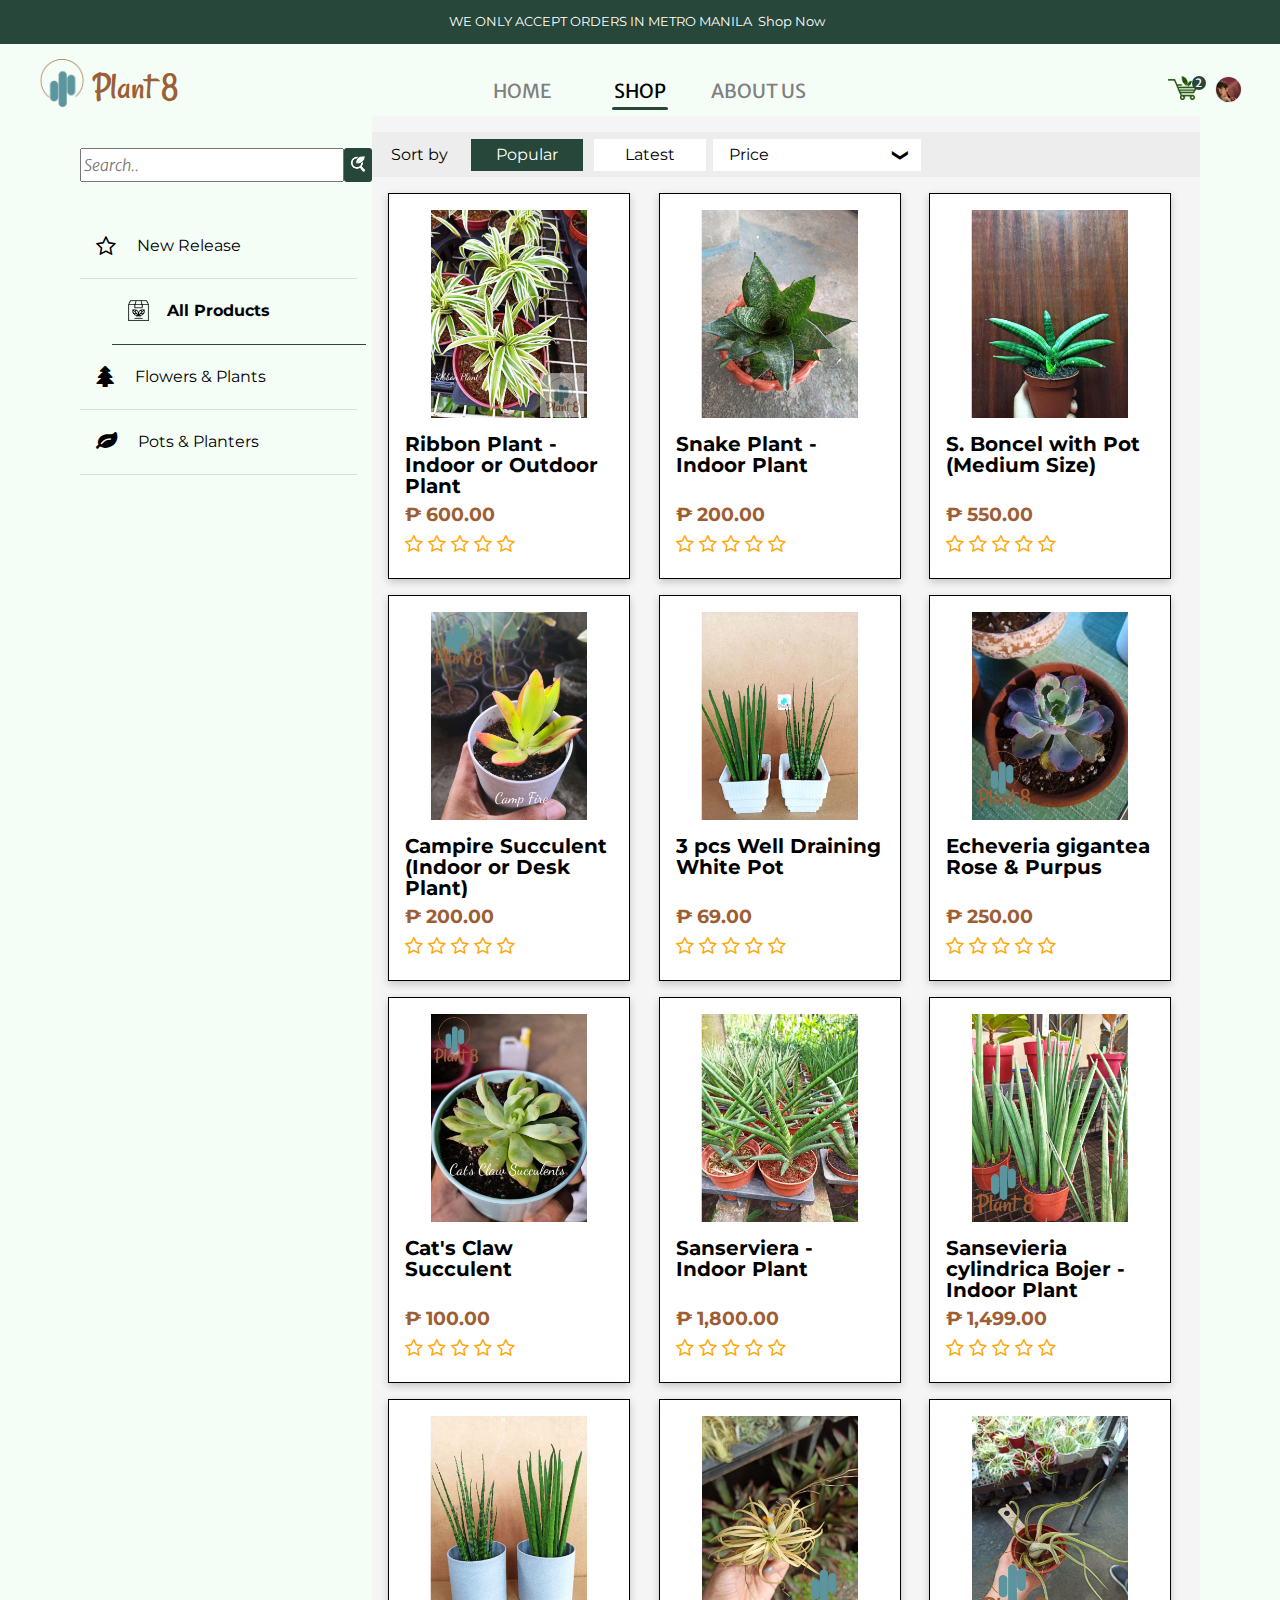
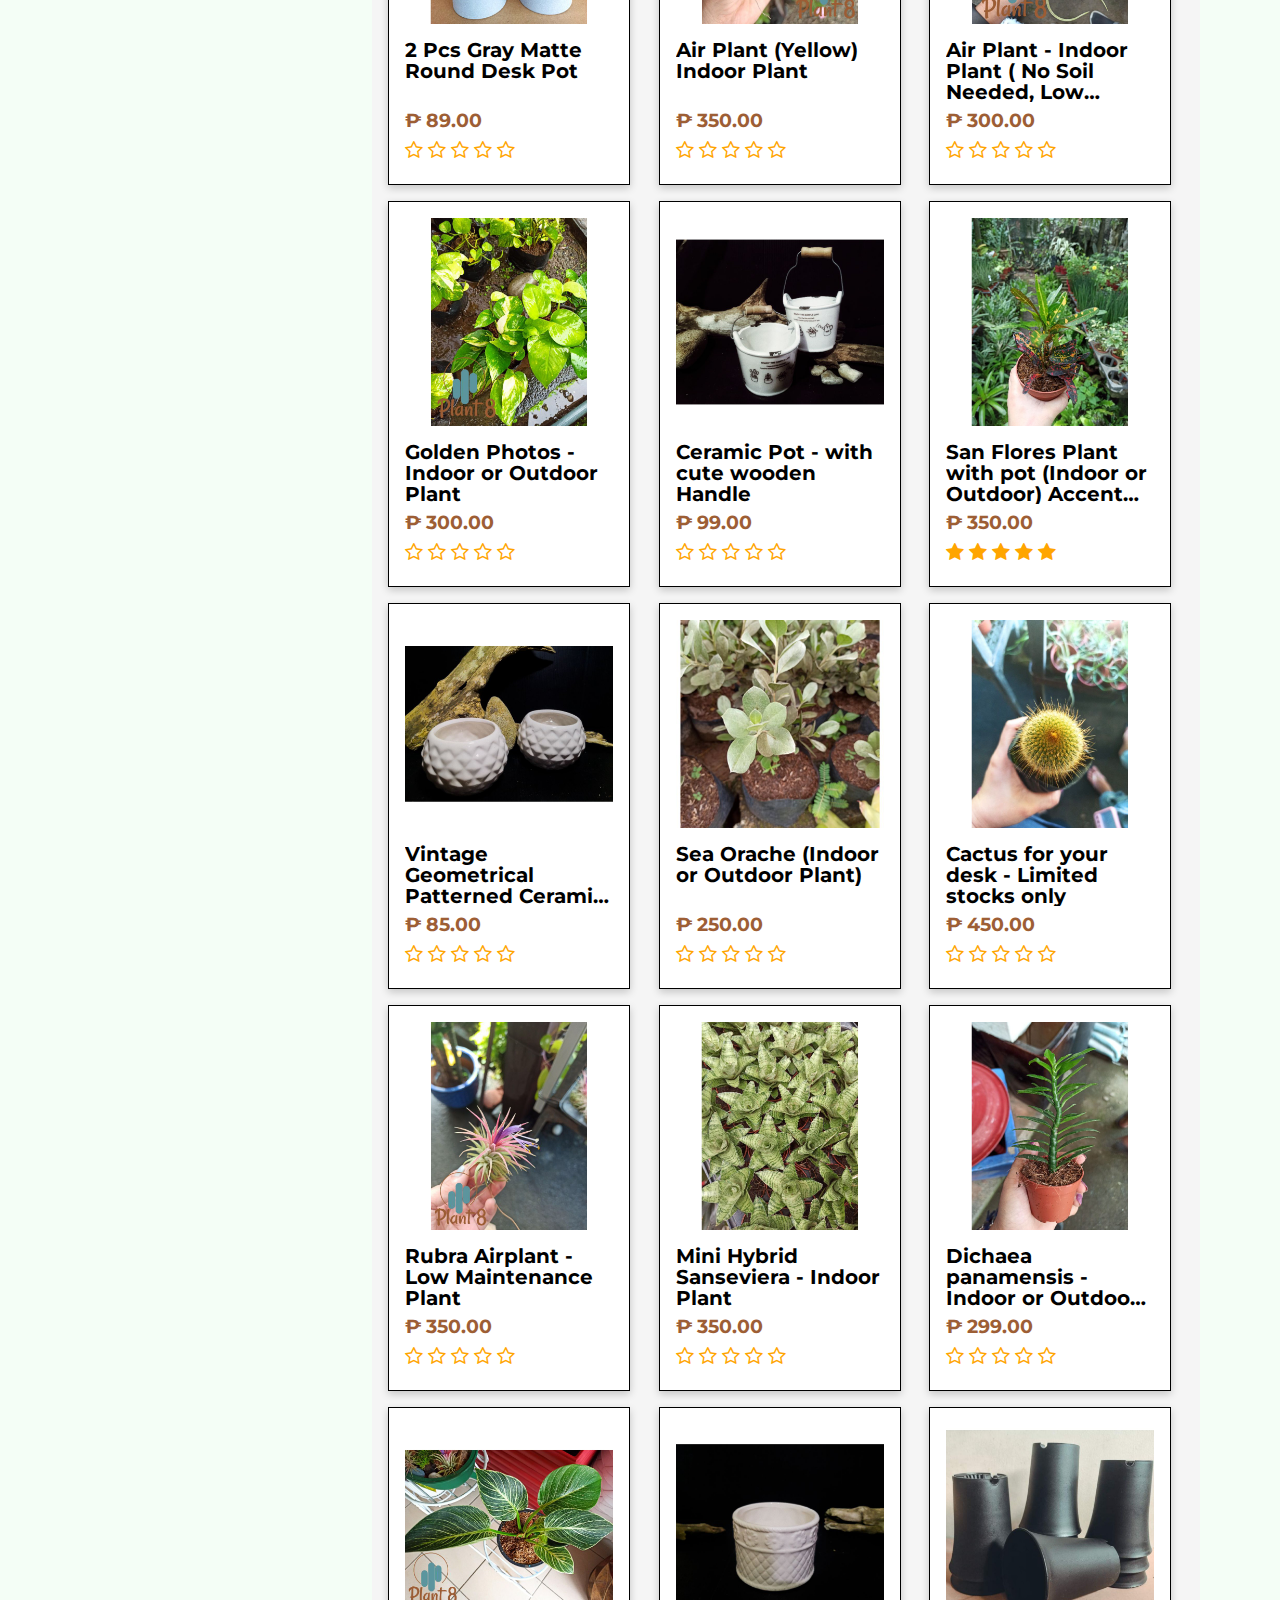
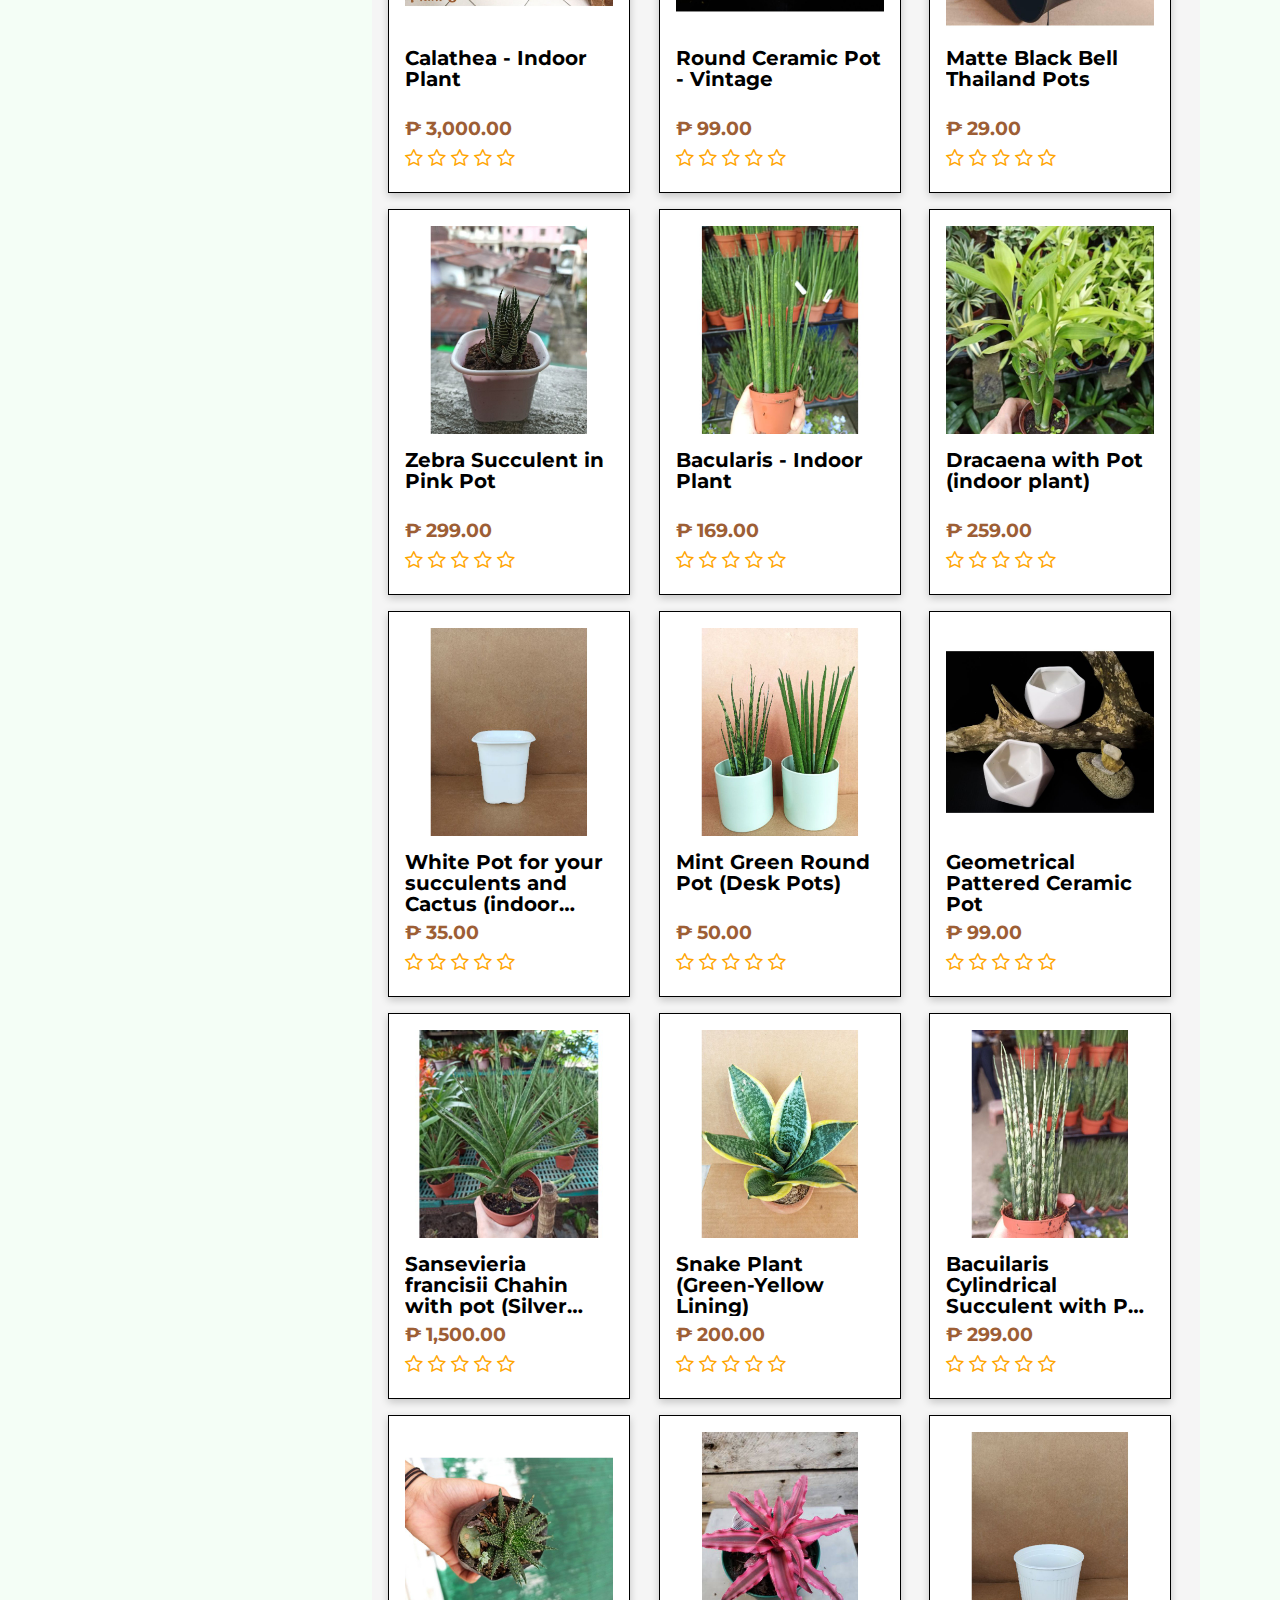
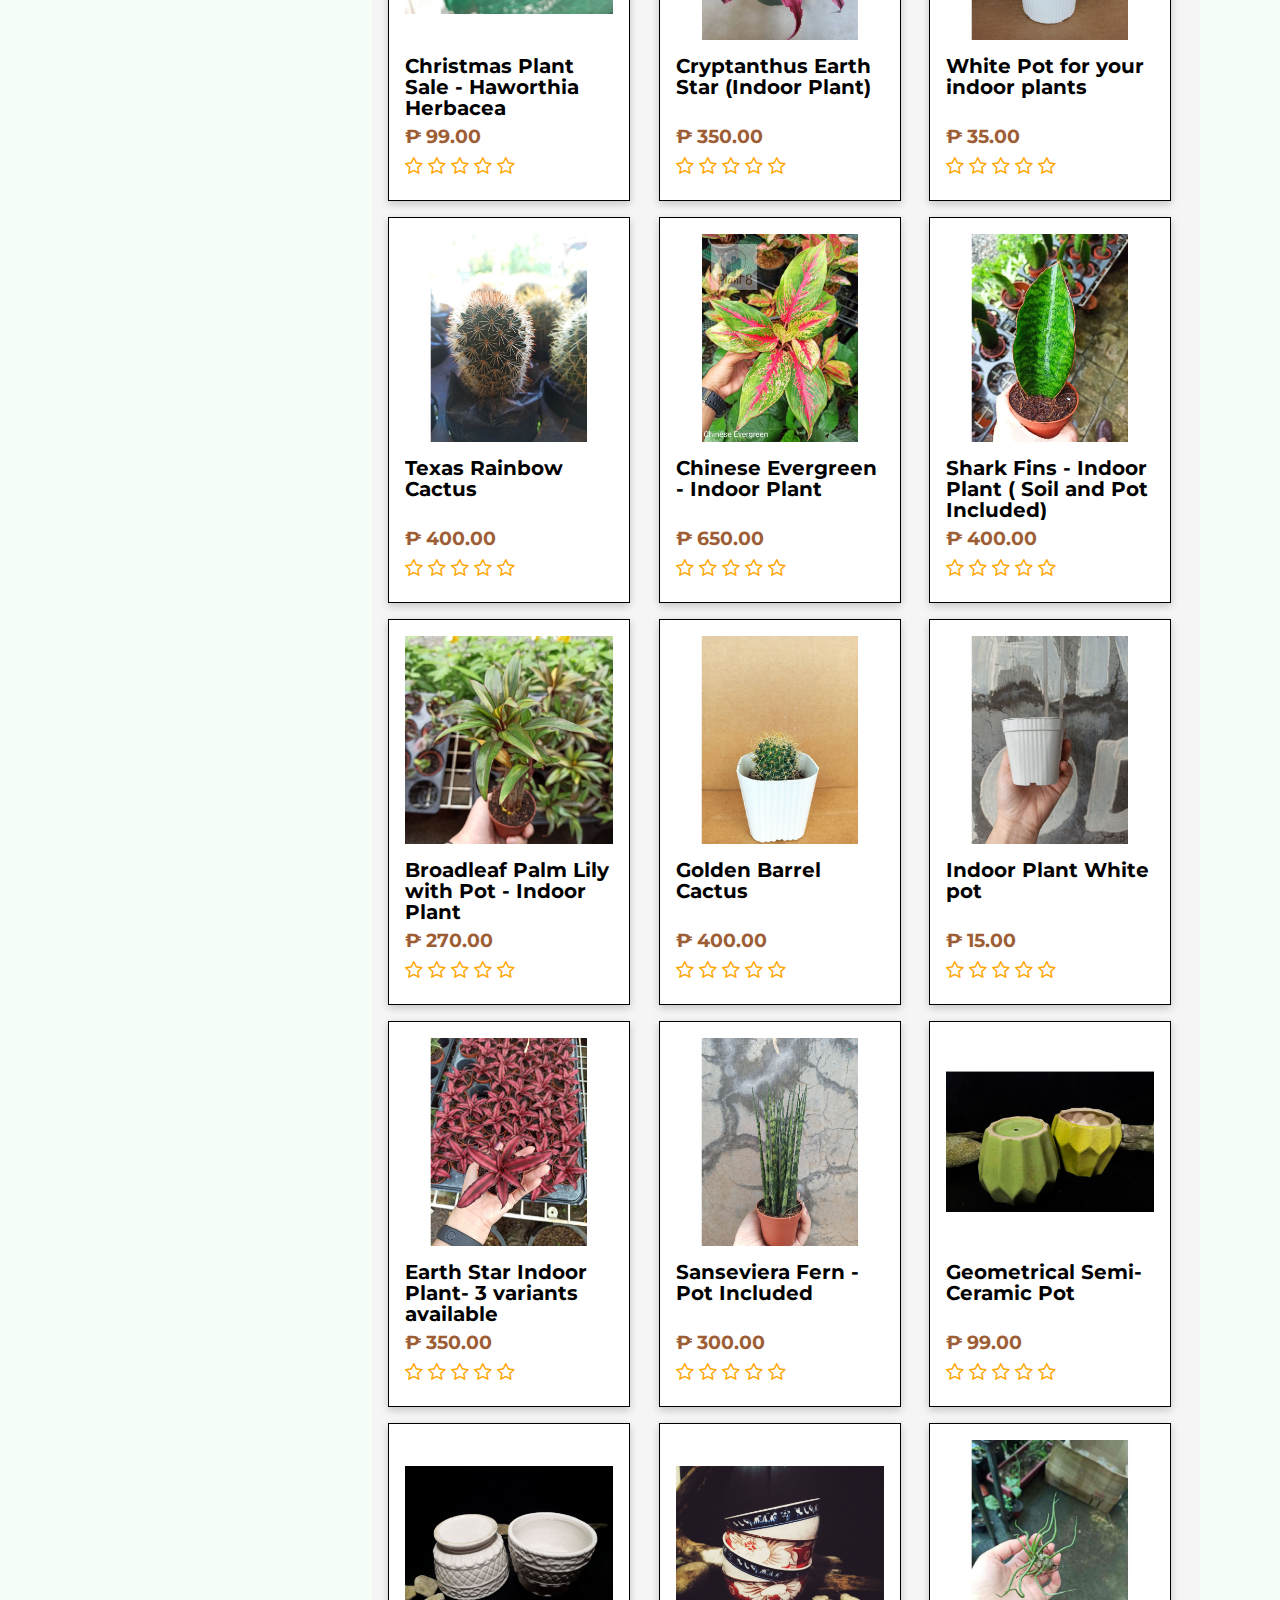
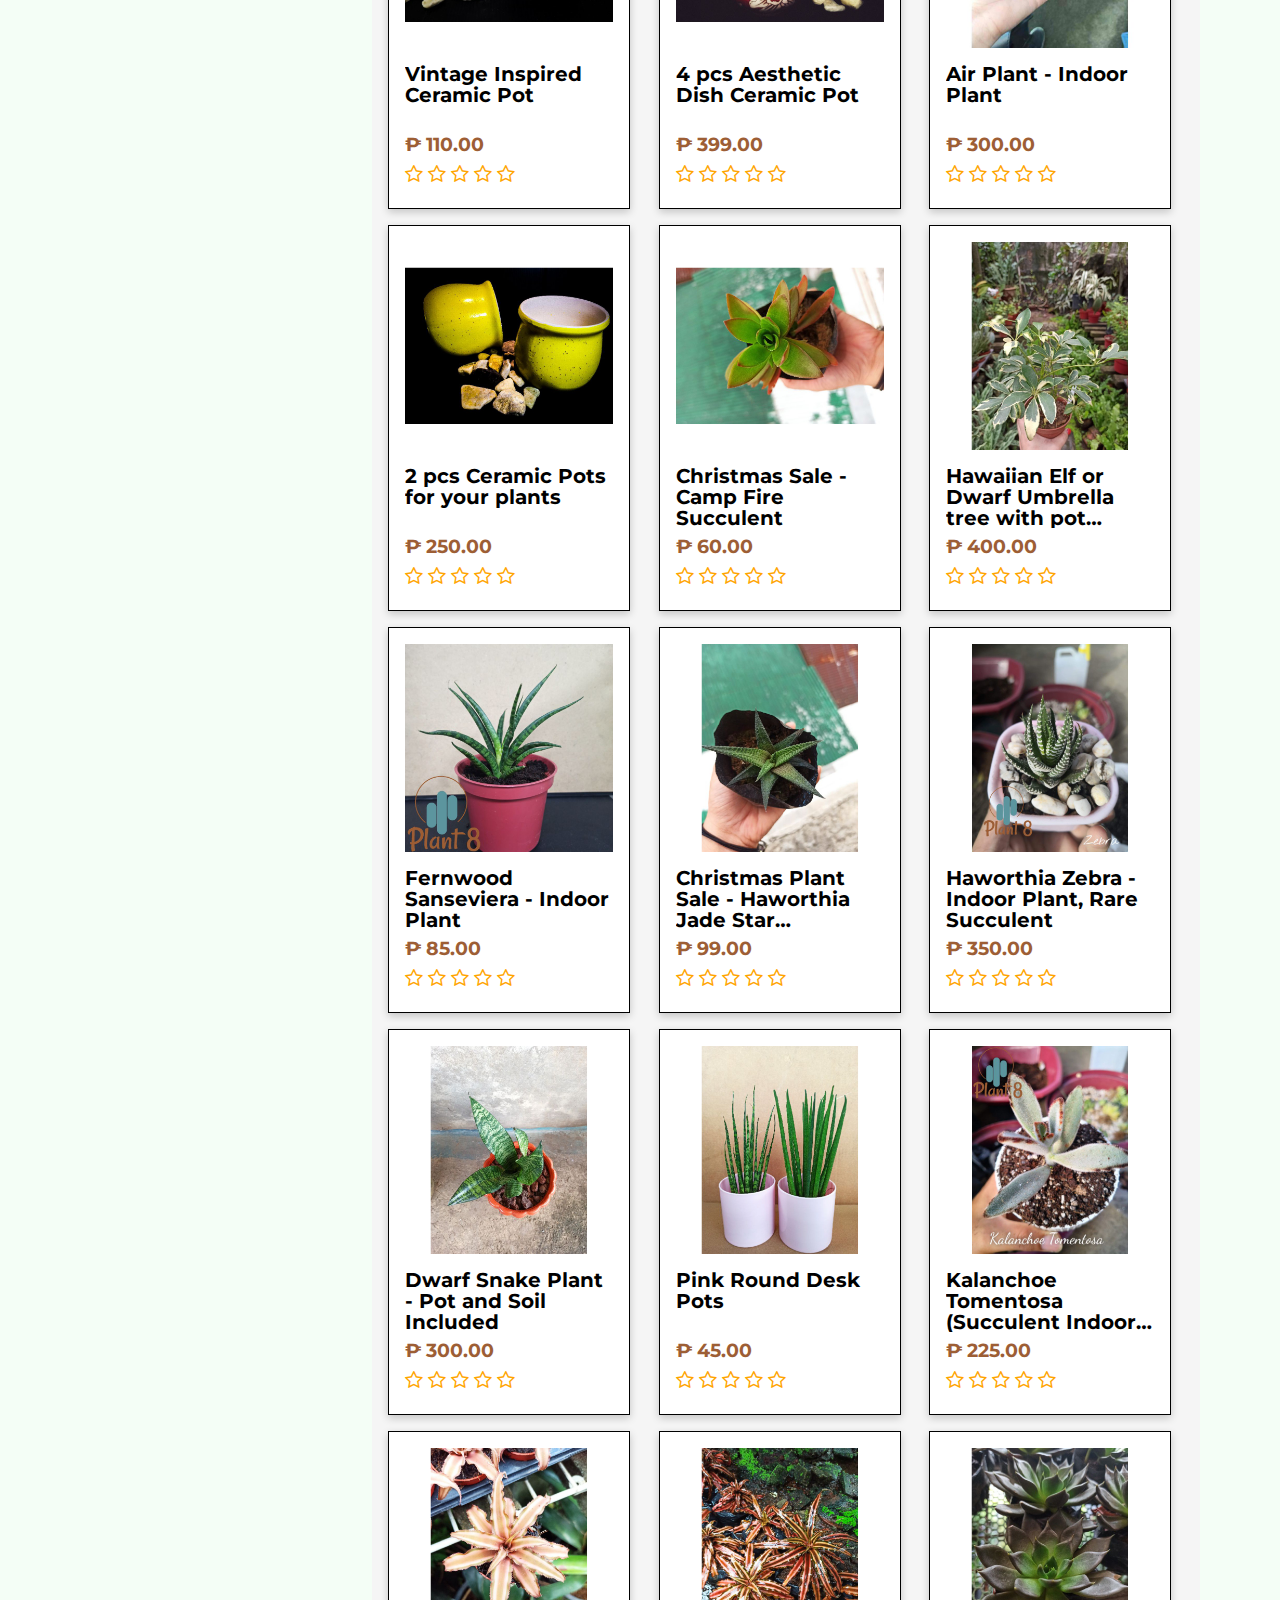
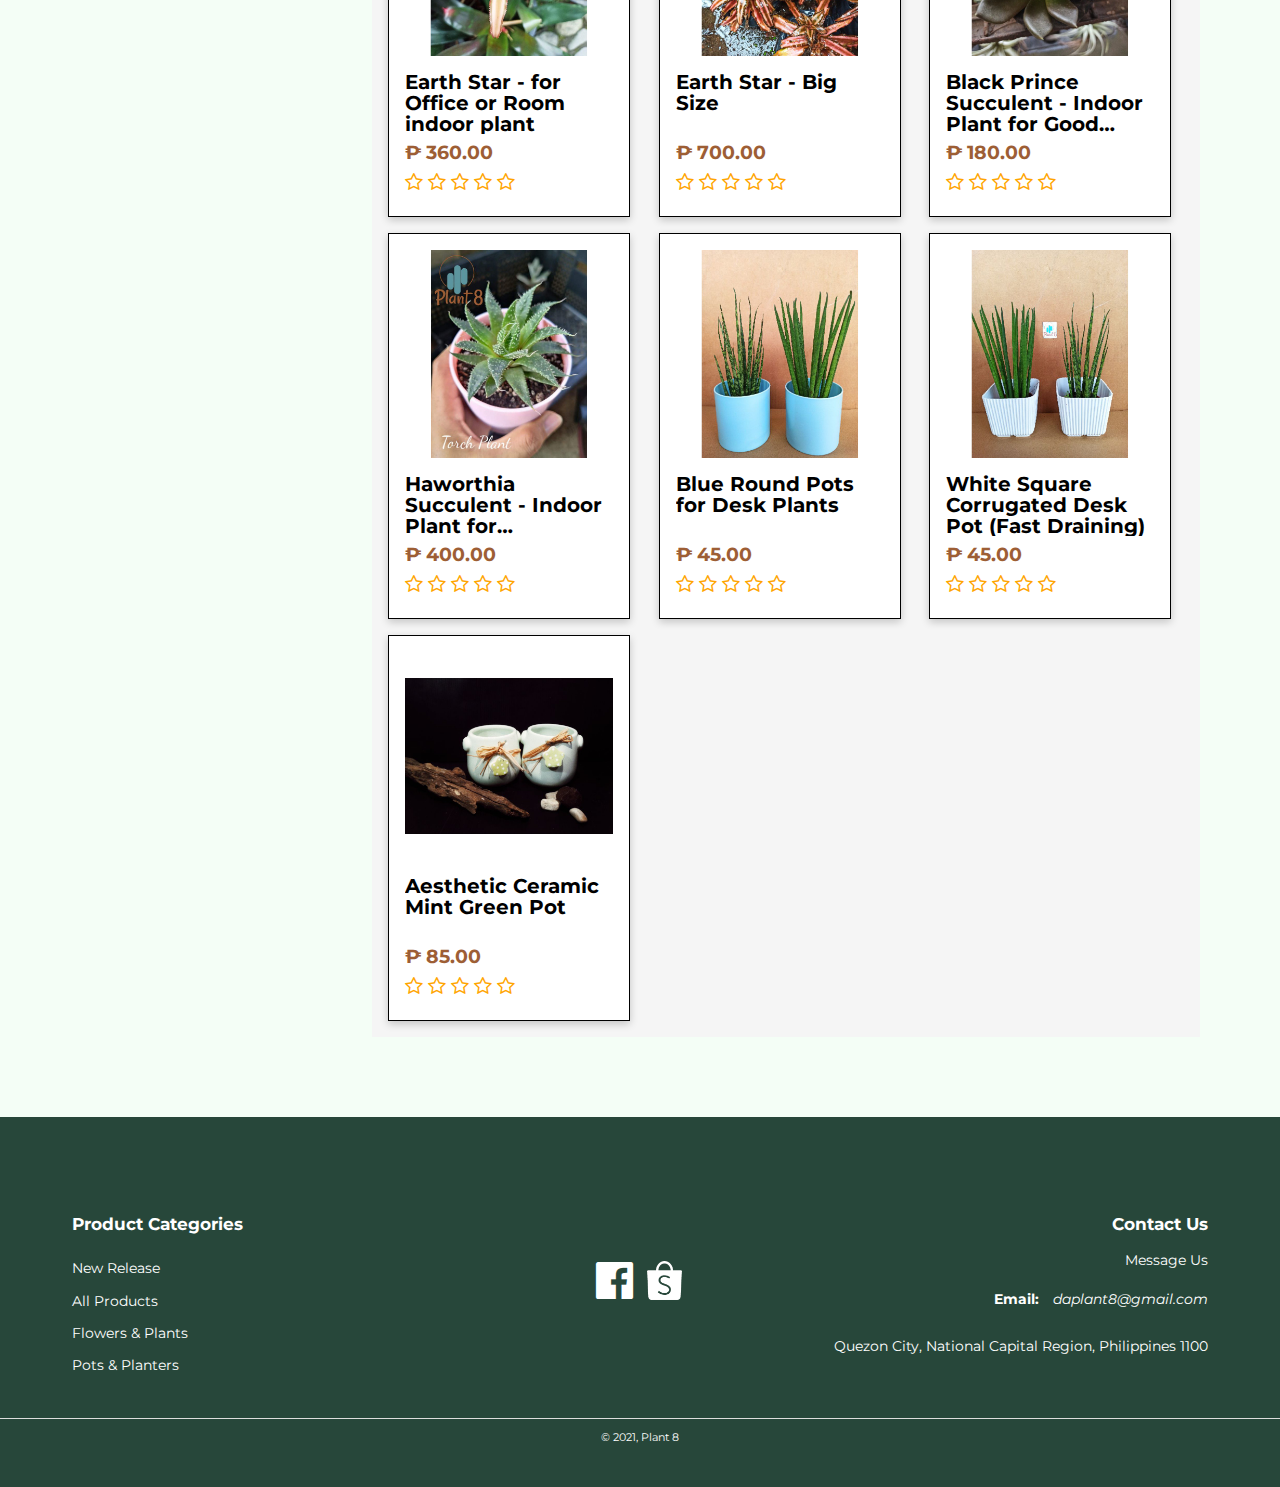
<file: shop.html>
<!DOCTYPE html>
<!-- Developers: Dela Cruz, Ysabel S. -->
<!--             Villar, Ron-Arvil B. -->

<html>
	<head>
		<meta content="text/html;charset=utf-8" http-equiv="Content-Type">
		<meta content="utf-8" http-equiv="encoding">
		<meta name="viewport" content="width=device-width, initial-scale=1">
		<title>Plant 8 | Shop</title>
		<link rel="shortcut icon" type="image/x-icon" href="images/content/favicon.ico">
		<link rel="preconnect" href="https://fonts.gstatic.com">
		<link href="https://fonts.googleapis.com/css2?family=Rancho&amp;family=Merriweather+Sans:wght@300;400&amp;family=Montserrat:wght@400;600&amp;display=swap" rel="stylesheet">
		<link href="css/page.css" rel="stylesheet" type="text/css">
		<link rel="stylesheet" href="https://cdnjs.cloudflare.com/ajax/libs/font-awesome/4.7.0/css/font-awesome.min.css">
		<script src="https://ajax.googleapis.com/ajax/libs/jquery/1.12.4/jquery.min.js"></script>
		<script src="https://code.jquery.com/jquery-3.2.1.min.js"></script>
		<script src="https://cdnjs.cloudflare.com/ajax/libs/popper.js/1.14.7/umd/popper.min.js" integrity="sha384-UO2eT0CpHqdSJQ6hJty5KVphtPhzWj9WO1clHTMGa3JDZwrnQq4sF86dIHNDz0W1" crossorigin="anonymous"></script>
		<script src="https://stackpath.bootstrapcdn.com/bootstrap/4.3.1/js/bootstrap.min.js" integrity="sha384-JjSmVgyd0p3pXB1rRibZUAYoIIy6OrQ6VrjIEaFf/nJGzIxFDsf4x0xIM+B07jRM" crossorigin="anonymous"></script>
		<script type="text/javascript" src="js/page-style.js"></script>
	</head>
	<body>
		<div id="body-wrapper">
			<div id="promo-banner">
				<p id="promo-content">WE ONLY ACCEPT ORDERS IN METRO MANILA<a href="shop.html">Shop Now</a></p>
			</div>
			<header id="header-menu">
				<div class="bg"></div>
				<div id="left-item">
					<span id="nav-icon" style="color: white;">&#9776;</span>
					<a href="index.html"><img id="logo-container" src="images/content/logo2.png" alt="Plant 8"></a>
					<a id="logo-name" class="title-shadow" href="index.html">Plant 8</a>
				</div>
				<div id="center-item" class="sidebar small-side left-origin">
					<span id="left-close" class="close-icon">×</span>
					<ul id="page-navigation" class="navigation">
						<li><a href="index.html" class="nav-link shadow">HOME</a></li>
						<li><a href="shop.html" class="nav-link shadow"><span id="current">SHOP</span></a></li>
						<li><a href="about.html" class="nav-link shadow">ABOUT US</a></li>
					</ul>
				</div>
				<div id="right-item">
					<div id="right-sidebar" class="sidebar small-side right-origin">
						<span id="right-close" class="close-icon">×</span>
						<ul id="user-settings" class="navigation">
							<a href="orders.html"><li id="history">Orders</li></a>
							<a href="settings.html"><li id="settings">Settings</li></a>
							<a href="#"><li id="log-out">Log Out</li></a>
						</ul>
					</div>
					<div id="user-icon" class="icon">
						<img src="images/users/1.jpg" alt="Ysabel Dela Cruz">
					</div>
					<div>
						<img id="cart-icon" class="icon" src="images/cart.png" data-toggle="modal" data-target="#cart-modal" alt="Cart">
						<span id="cart-count">2</span>
					</div>
				</div>
				<div id="cart-modal" class="modal" style="display: none;" aria-hidden="true">
					<div class="modal-content">
						<div class="modal-body">
							<span class="X" data-dismiss="modal">&times;</span>
							<h2>Your Cart</h2>
							<hr class="horizontal">
							<div id="cart-empty" style="display: none;">
							<p>Oops. Looks like your cart is empty.</p>
							<button id="shop-redirect" class="redirect">Shop Now</button>
						</div>
						<div id="cart-items" style="display: block;">
							<div class="modal-field">
								<div>
									<input type="checkbox" id="select-all" class="ord-checkbox">
									<span class="checkmark cart-checkmark"></span>
								</div>
								<div>
									<button id="delete-cart" class="btn-red btn-disabled" data-cust_id="1"><i class="fa fa-trash"></i>Delete</button>
								</div>
							</div>
							<hr class="horizontal">
							<div id="ord-all">
								<div class="modal-field">
									<div class="ord-product">
										<input type="checkbox" class="ord-checkbox" data-cart_id="442">
										<span class="checkmark cart-checkmark"></span>
										<div class="ord-image">
											<img src="images/products/Broadleaf_Palm_Lily_with_Pot_-_Indoor_Plant/Broadleaf_Palm_Lily_with_Pot_-_Indoor_Plant.jpg">
										</div>
										<div class="ord-summary">
											<div class="ord-desc">
												<p class="ord-name">Broadleaf Palm Lily with Pot - Indoor Plant</p>
												<p class="ord-price">₱ 270.00</p>
												<div class="qty-set">
													<div class="qty-minus unselectable" data-cust_id="1" data-cart_id="442" data-prod_id="3" data-prod_price="270.00">-</div>
													<div class="qty-value">1</div>
													<div class="qty-add unselectable" data-maxqty="983" data-cart_id="442" data-prod_id="3" data-prod_price="270.00">+</div>
												</div>
												<div class="qty-avail">983 pieces left</div>
											</div>
											<p class="ord-sub-price">₱ 270.00</p>
										</div>
									</div>
									<hr class="horizontal">
								</div>
								<div class="modal-field">
									<div class="ord-product">
										<input type="checkbox" class="ord-checkbox" data-cart_id="441">
										<span class="checkmark cart-checkmark"></span>
										<div class="ord-image">
											<img src="images/products/San_Flores_Plant_with_pot_(Indoor_or_Outdoor)_Accent_Plant/San_Flores_Plant_with_pot_(Indoor_or_Outdoor)_Accent_Plant.jpg">
										</div>
										<div class="ord-summary">
											<div class="ord-desc">
												<p class="ord-name">San Flores Plant with pot (Indoor or Outdoor) Accent Plant</p>
												<p class="ord-price">₱ 350.00</p>
												<div class="qty-set">
													<div class="qty-minus unselectable" data-cust_id="1" data-cart_id="441" data-prod_id="1" data-prod_price="350.00">-</div>
													<div class="qty-value">1</div>
													<div class="qty-add unselectable" data-maxqty="941" data-cart_id="441" data-prod_id="1" data-prod_price="350.00">+</div>
												</div>
												<div class="qty-avail">941 pieces left</div>
											</div>
											<p class="ord-sub-price">₱ 350.00</p>
										</div>
									</div>
									<hr class="horizontal">
								</div>
							</div>
							<div id="modal-total" class="modal-field">
								<p><span id="ord-total-qty">2 items</span>, Total: ₱ <span id="ord-total-price">620.00</span></p>
							</div>
							<div id="checkout-field" class="modal-field">
								<button id="checkout-cart" class="btn-green btn-disabled"><i class="fa fa-shopping-basket"></i>Checkout</button>
							</div>
							<h4>You may like:</h4>
							<div id="cart-recommend">
								<a href="product.html?ID=2&amp;prod=sea+orache (indoor or outdoor plant)">
									<div class="recom-display">
										<div class="recom-image">
											<img src="images/products/Sea_Orache_(Indoor_or_Outdoor_Plant)/Sea_Orache_(Indoor_or_Outdoor_Plant).jpg">
										</div>
										<div class="recom-info">
											<div class="recom-name">
												<p>Sea Orache (Indoor or Outdoor Plant)</p>
											</div>
											<p class="recom-price">₱ 250.00</p>
										</div>
									</div>
								</a>
								<a href="product.html?ID=1&amp;prod=san+flores plant with pot (indoor or outdoor) accent plant">
									<div class="recom-display">
										<div class="recom-image">
											<img src="images/products/San_Flores_Plant_with_pot_(Indoor_or_Outdoor)_Accent_Plant/San_Flores_Plant_with_pot_(Indoor_or_Outdoor)_Accent_Plant.jpg">
										</div>
										<div class="recom-info">
											<div class="recom-name">
												<p>San Flores Plant with pot (Indoor or Outdoor) Accent Plant</p>
											</div>
											<p class="recom-price">₱ 350.00</p>
										</div>
									</div>
								</a>
								<a href="product.html?ID=49&amp;prod=2+pcs ceramic pots for your plants">
									<div class="recom-display">
										<div class="recom-image">
											<img src="images/products/2_pcs_Cermic_Pots_for_your_plants/2_pcs_Cermic_Pots_for_your_plants.jpg">
										</div>
										<div class="recom-info">
											<div class="recom-name">
												<p>2 pcs Ceramic Pots for your plants</p>
											</div>
											<p class="recom-price">₱ 250.00</p>
										</div>
									</div>
								</a>
								<a href="product.html?ID=59&amp;prod=fernwood+sanseviera - indoor plant">
									<div class="recom-display">
										<div class="recom-image">
											<img src="images/products/Fernwood_Sanseviera_-_Indoor_Plant/Fernwood_Sanseviera_-_Indoor_Plant.jpg"></div>
											<div class="recom-info">
												<div class="recom-name">
													<p>Fernwood Sanseviera - Indoor Plant</p>
												</div>
												<p class="recom-price">₱ 85.00</p>
											</div>
										</div>
									</a>
								</div>
							</div>
						</div>
					</div>
				</div>
				<div id="load-modal" class="modal" data-backdrop="static" data-keyboard="false">
					<div class="loader"></div>
				</div>
			</header>
			<div id="main" class="no-banner">
				<div class="bg"></div>
				<div class="inner main-grid">
					<div id="product-sidebar">
						<div id="product-search-container">
							<input type="text" placeholder="Search.." name="search" id="product-search">
							<button type="submit" name="submit" id="product-search-button" value="submit"><img id="search-submit" src="images/search.png" alt="Search"></button>
						</div>
						<button type="button" name="filter" id="filter">Filter</button>
						<div id="category-sidebar" class="sidebar small-side left-huge-origin">
							<span id="category-close" class="close-icon">×</span>
							<ul id="category">
								<a href="#new-release"><li id="new-release" class="category-tab"><i class="fa fa-star-o fa-lg"></i>New Release</li></a>
								<a href="#all"><li id="all" class="category-tab current-category"><img src="images/all.png">All Products</li></a>
								<a href="#flowers-plants"><li id="flowers-plants" class="category-tab"><i class="fa fa-tree fa-lg"></i>Flowers &amp; Plants</li></a>
								<a href="#pots-planters"><li id="pots-planters" class="category-tab"><i class="fa fa-leaf fa-lg"></i>Pots &amp; Planters</li></a>
							</ul>
						</div>
					</div>
					<div id="main-product">
						<div id="sort-by" class="unselectable">
							<span>Sort by</span>
							<div>
								<input type="radio" name="sort" id="popular" checked=""><label for="popular">Popular</label>
								<input type="radio" name="sort" id="latest"><label for="latest">Latest</label>
								<div id="dropdown-wrapper">
									<div id="dropdown-custom">
										<input type="radio" name="sort" id="price" class="hidden">
										<div id="selected-custom">Price</div><span id="price-arrow" style="transform: rotate(-90deg); color: black;">❮</span>
										<div id="options-custom" style="visibility: hidden; opacity: 0;">
											<span class="option-custom" data-value="up">Price: Low to High</span>
											<span class="option-custom" data-value="down">Price: High to Low</span>
										</div>
									</div>
								</div>
							</div>
						</div>
						<div id="no-record" class="hidden">
							<h2 id="error-title"></h2>
							<p id="error-message"></p>
							<div id="error-image" class="hidden">
								<img src="images/no-result.png" alt="No result">
							</div>
							<div id="search-tips" class="hidden">
								<h3>Search Tips</h3>
								<ul>
									<li>Check your spelling.</li>
									<li>Try different keywords.</li>
									<li>Broaden your search by using fewer or more general words.</li>
								</ul>
							</div>
						</div>
						<div id="product-grid">
							<a href="product.html?ID=10&amp;prod=ribbon+plant+-+indoor+or+outdoor+plant" class="product-link Plant/Flowers" data-prod_id="10" data-prod_name="Ribbon Plant - Indoor or Outdoor Plant" data-prod_price="600.00" data-prod_popularity="9">
								<div class="product" data-prod_id="10" data-prod_name="Ribbon Plant - Indoor or Outdoor Plant">
									<div class="product-image">
										<img src="images/products/Ribbon_Plant_-_Indoor_or_Outdoor_Plant/Ribbon_Plant_-_Indoor_or_Outdoor_Plant.jpg" alt="Ribbon Plant - Indoor or Outdoor Plant">
									</div>
									<div class="product-info">
										<div class="product-name">
											<p>Ribbon Plant - Indoor or Outdoor Plant</p>
										</div>
										<p class="product-price">₱ 600.00</p>
										<p class="rating">
											<i class="fa fa-star-o"></i>
											<i class="fa fa-star-o"></i>
											<i class="fa fa-star-o"></i>
											<i class="fa fa-star-o"></i>
											<i class="fa fa-star-o"></i>
										</p>
									</div>
								</div>
							</a>
							<a href="product.html?ID=20&amp;prod=snake+plant+-+indoor+plant" class="product-link Plant/Flowers" data-prod_id="20" data-prod_name="Snake Plant - Indoor Plant" data-prod_price="200.00" data-prod_popularity="9">
								<div class="product" data-prod_id="20" data-prod_name="Snake Plant - Indoor Plant">
									<div class="product-image">
										<img src="images/products/Snake_Plant_-_Indoor_Plant/Snake_Plant_-_Indoor_Plant.jpg" alt="Snake Plant - Indoor Plant">
									</div>
									<div class="product-info">
										<div class="product-name">
											<p>Snake Plant - Indoor Plant</p>
										</div>
										<p class="product-price">₱ 200.00</p>
										<p class="rating">
											<i class="fa fa-star-o"></i>
											<i class="fa fa-star-o"></i>
											<i class="fa fa-star-o"></i>
											<i class="fa fa-star-o"></i>
											<i class="fa fa-star-o"></i>
										</p>
									</div>
								</div>
							</a>
							<a href="product.html?ID=21&amp;prod=s.+boncel+with+pot+(medium+size)" class="product-link Plant/Flowers" data-prod_id="21" data-prod_name="S. Boncel with Pot (Medium Size)" data-prod_price="550.00" data-prod_popularity="9">
								<div class="product" data-prod_id="21" data-prod_name="S. Boncel with Pot (Medium Size)">
									<div class="product-image">
										<img src="images/products/S._Boncel_with_Pot_(Medium_Size)/S._Boncel_with_Pot_(Medium_Size).jpg" alt="S. Boncel with Pot (Medium Size)">
									</div>
									<div class="product-info">
										<div class="product-name">
											<p>S. Boncel with Pot (Medium Size)</p>
										</div>
										<p class="product-price">₱ 550.00</p>
										<p class="rating">
											<i class="fa fa-star-o"></i>
											<i class="fa fa-star-o"></i>
											<i class="fa fa-star-o"></i>
											<i class="fa fa-star-o"></i>
											<i class="fa fa-star-o"></i>
										</p>
									</div>
								</div>
							</a>
							<a href="product.html?ID=14&amp;prod=campire+succulent+(indoor+or+desk+plant)" class="product-link Plant/Flowers" data-prod_id="14" data-prod_name="Campire Succulent (Indoor or Desk Plant)" data-prod_price="200.00" data-prod_popularity="7">
								<div class="product" data-prod_id="14" data-prod_name="Campire Succulent (Indoor or Desk Plant)">
									<div class="product-image">
										<img src="images/products/Campire_Succulent_(Indoor_or_Desk_Plant)/Campire_Succulent_(Indoor_or_Desk_Plant).jpg" alt="Campire Succulent (Indoor or Desk Plant)">
									</div>
									<div class="product-info">
										<div class="product-name">
											<p>Campire Succulent (Indoor or Desk Plant)</p>
										</div>
										<p class="product-price">₱ 200.00</p>
										<p class="rating">
											<i class="fa fa-star-o"></i>
											<i class="fa fa-star-o"></i>
											<i class="fa fa-star-o"></i>
											<i class="fa fa-star-o"></i>
											<i class="fa fa-star-o"></i>
										</p>
									</div>
								</div>
							</a>
							<a href="product.html?ID=26&amp;prod=3+pcs+well+draining+white+pot" class="product-link Pot/Planters" data-prod_id="26" data-prod_name="3 pcs Well Draining White Pot" data-prod_price="69.00" data-prod_popularity="7">
								<div class="product" data-prod_id="26" data-prod_name="3 pcs Well Draining White Pot">
									<div class="product-image">
										<img src="images/products/3_pcs_Well_Draining_White_Pot/3_pcs_Well_Draining_White_Pot.jpg" alt="3 pcs Well Draining White Pot">
									</div>
									<div class="product-info">
										<div class="product-name">
											<p>3 pcs Well Draining White Pot</p>
										</div>
										<p class="product-price">₱ 69.00</p>
										<p class="rating">
											<i class="fa fa-star-o"></i>
											<i class="fa fa-star-o"></i>
											<i class="fa fa-star-o"></i>
											<i class="fa fa-star-o"></i>
											<i class="fa fa-star-o"></i>
										</p>
									</div>
								</div>
							</a>
							<a href="product.html?ID=56&amp;prod=echeveria+gigantea+rose+&amp;+purpus" class="product-link Plant/Flowers" data-prod_id="56" data-prod_name="Echeveria gigantea Rose &amp; Purpus" data-prod_price="250.00" data-prod_popularity="7">
								<div class="product" data-prod_id="56" data-prod_name="Echeveria gigantea Rose &amp; Purpus">
									<div class="product-image">
										<img src="images/products/Echeveria_gigantea_Rose_Purpus/Echeveria_gigantea_Rose_Purpus.jpg" alt="Echeveria gigantea Rose &amp; Purpus">
									</div>
									<div class="product-info">
										<div class="product-name">
											<p>Echeveria gigantea Rose &amp; Purpus</p>
										</div>
										<p class="product-price">₱ 250.00</p>
										<p class="rating">
											<i class="fa fa-star-o"></i>
											<i class="fa fa-star-o"></i>
											<i class="fa fa-star-o"></i>
											<i class="fa fa-star-o"></i>
											<i class="fa fa-star-o"></i>
										</p>
									</div>
								</div>
							</a>
							<a href="product.html?ID=64&amp;prod=cat's+claw+succulent" class="product-link Plant/Flowers" data-prod_id="64" data-prod_name="Cat's Claw Succulent" data-prod_price="100.00" data-prod_popularity="7">
								<div class="product" data-prod_id="64" data-prod_name="Cat's Claw Succulent">
									<div class="product-image">
										<img src="images/products/Cat_s_Claw_Succulent/Cat_s_Claw_Succulent.jpg" alt="Cat's Claw Succulent">
									</div>
									<div class="product-info">
										<div class="product-name">
											<p>Cat's Claw Succulent</p>
										</div>
										<p class="product-price">₱ 100.00</p>
										<p class="rating">
											<i class="fa fa-star-o"></i>
											<i class="fa fa-star-o"></i>
											<i class="fa fa-star-o"></i>
											<i class="fa fa-star-o"></i>
											<i class="fa fa-star-o"></i>
										</p>
									</div>
								</div>
							</a>
							<a href="product.html?ID=16&amp;prod=sanserviera+-+indoor+plant" class="product-link Plant/Flowers" data-prod_id="16" data-prod_name="Sanserviera - Indoor Plant" data-prod_price="1800.00" data-prod_popularity="6">
								<div class="product" data-prod_id="16" data-prod_name="Sanserviera - Indoor Plant">
									<div class="product-image">
										<img src="images/products/Sanserviera_-_Indoor_Plant/Sanserviera_-_Indoor_Plant.jpg" alt="Sanserviera - Indoor Plant">
									</div>
									<div class="product-info">
										<div class="product-name">
											<p>Sanserviera - Indoor Plant</p>
										</div>
										<p class="product-price">₱ 1,800.00</p>
										<p class="rating">
											<i class="fa fa-star-o"></i>
											<i class="fa fa-star-o"></i>
											<i class="fa fa-star-o"></i>
											<i class="fa fa-star-o"></i>
											<i class="fa fa-star-o"></i>
										</p>
									</div>
								</div>
							</a>
							<a href="product.html?ID=23&amp;prod=sansevieria+cylindrica+bojer+-+indoor+plant" class="product-link Plant/Flowers" data-prod_id="23" data-prod_name="Sansevieria cylindrica Bojer - Indoor Plant" data-prod_price="1499.00" data-prod_popularity="6">
								<div class="product" data-prod_id="23" data-prod_name="Sansevieria cylindrica Bojer - Indoor Plant">
									<div class="product-image">
										<img src="images/products/Sansevieria_cylindrica_Bojer_-_Indoor_Plant/Sansevieria_cylindrica_Bojer_-_Indoor_Plant.jpg" alt="Sansevieria cylindrica Bojer - Indoor Plant">
									</div>
									<div class="product-info">
										<div class="product-name">
											<p>Sansevieria cylindrica Bojer - Indoor Plant</p>
										</div>
										<p class="product-price">₱ 1,499.00</p>
										<p class="rating">
											<i class="fa fa-star-o"></i>
											<i class="fa fa-star-o"></i>
											<i class="fa fa-star-o"></i>
											<i class="fa fa-star-o"></i>
											<i class="fa fa-star-o"></i>
										</p>
									</div>
								</div>
							</a>
							<a href="product.html?ID=25&amp;prod=2+pcs+gray+matte+round+desk+pot" class="product-link Pot/Planters" data-prod_id="25" data-prod_name="2 Pcs Gray Matte Round Desk Pot" data-prod_price="89.00" data-prod_popularity="6">
								<div class="product" data-prod_id="25" data-prod_name="2 Pcs Gray Matte Round Desk Pot">
									<div class="product-image">
										<img src="images/products/2_Pcs_Gray_Matte_Round_Desk_Pot/2_Pcs_Gray_Matte_Round_Desk_Pot.jpg" alt="2 Pcs Gray Matte Round Desk Pot">
									</div>
									<div class="product-info">
										<div class="product-name">
											<p>2 Pcs Gray Matte Round Desk Pot</p>
										</div>
										<p class="product-price">₱ 89.00</p>
										<p class="rating">
											<i class="fa fa-star-o"></i>
											<i class="fa fa-star-o"></i>
											<i class="fa fa-star-o"></i>
											<i class="fa fa-star-o"></i>
											<i class="fa fa-star-o"></i>
										</p>
									</div>
								</div>
							</a>
							<a href="product.html?ID=12&amp;prod=air+plant+(yellow)+indoor+plant" class="product-link Plant/Flowers" data-prod_id="12" data-prod_name="Air Plant (Yellow) Indoor Plant" data-prod_price="350.00" data-prod_popularity="5">
								<div class="product" data-prod_id="12" data-prod_name="Air Plant (Yellow) Indoor Plant">
									<div class="product-image">
										<img src="images/products/Air_Plant_(Yellow)_Indoor_Plant/Air_Plant_(Yellow)_Indoor_Plant.jpg" alt="Air Plant (Yellow) Indoor Plant">
									</div>
									<div class="product-info">
										<div class="product-name">
											<p>Air Plant (Yellow) Indoor Plant</p>
										</div>
										<p class="product-price">₱ 350.00</p>
										<p class="rating">
											<i class="fa fa-star-o"></i>
											<i class="fa fa-star-o"></i>
											<i class="fa fa-star-o"></i>
											<i class="fa fa-star-o"></i>
											<i class="fa fa-star-o"></i>
										</p>
									</div>
								</div>
							</a>
							<a href="product.html?ID=13&amp;prod=air+plant+-+indoor+plant+(+no+soil+needed,+low+maintenance.)" class="product-link Plant/Flowers" data-prod_id="13" data-prod_name="Air Plant - Indoor Plant ( No Soil Needed, Low Maintenance.)" data-prod_price="300.00" data-prod_popularity="5">
								<div class="product" data-prod_id="13" data-prod_name="Air Plant - Indoor Plant ( No Soil Needed, Low Maintenance.)">
									<div class="product-image">
										<img src="images/products/Air_Plant_-_Indoor_Plant_(No_Soil_Needed,_Low_Maintenance.)/Air_Plant_-_Indoor_Plant_(No_Soil_Needed,_Low_Maintenance.).jpg" alt="Air Plant - Indoor Plant ( No Soil Needed, Low Maintenance.)">
									</div>
									<div class="product-info">
										<div class="product-name">
											<p>Air Plant - Indoor Plant ( No Soil Needed, Low Maintenance.)</p>
										</div>
										<p class="product-price">₱ 300.00</p>
										<p class="rating">
											<i class="fa fa-star-o"></i>
											<i class="fa fa-star-o"></i>
											<i class="fa fa-star-o"></i>
											<i class="fa fa-star-o"></i>
											<i class="fa fa-star-o"></i>
										</p>
									</div>
								</div>
							</a>
							<a href="product.html?ID=24&amp;prod=golden+photos+-+indoor+or+outdoor+plant" class="product-link Plant/Flowers" data-prod_id="24" data-prod_name="Golden Photos - Indoor or Outdoor Plant" data-prod_price="300.00" data-prod_popularity="5">
								<div class="product" data-prod_id="24" data-prod_name="Golden Photos - Indoor or Outdoor Plant">
									<div class="product-image">
										<img src="images/products/Golden_Photos_-_Indoor_or_Outdoor_Plant/Golden_Photos_-_Indoor_or_Outdoor_Plant.jpg" alt="Golden Photos - Indoor or Outdoor Plant">
									</div>
									<div class="product-info">
										<div class="product-name">
											<p>Golden Photos - Indoor or Outdoor Plant</p>
										</div>
										<p class="product-price">₱ 300.00</p>
										<p class="rating">
											<i class="fa fa-star-o"></i>
											<i class="fa fa-star-o"></i>
											<i class="fa fa-star-o"></i>
											<i class="fa fa-star-o"></i>
											<i class="fa fa-star-o"></i>
										</p>
									</div>
								</div>
							</a>
							<a href="product.html?ID=28&amp;prod=ceramic+pot+-+with+cute+wooden+handle" class="product-link Pot/Planters" data-prod_id="28" data-prod_name="Ceramic Pot - with cute wooden Handle" data-prod_price="99.00" data-prod_popularity="5">
								<div class="product" data-prod_id="28" data-prod_name="Ceramic Pot - with cute wooden Handle">
									<div class="product-image">
										<img src="images/products/Ceramic_Pot_-_with_cute_wooden_Handle/Ceramic_Pot_-_with_cute_wooden_Handle.jpg" alt="Ceramic Pot - with cute wooden Handle">
									</div>
									<div class="product-info">
										<div class="product-name">
											<p>Ceramic Pot - with cute wooden Handle</p>
										</div>
										<p class="product-price">₱ 99.00</p>
										<p class="rating">
											<i class="fa fa-star-o"></i>
											<i class="fa fa-star-o"></i>
											<i class="fa fa-star-o"></i>
											<i class="fa fa-star-o"></i>
											<i class="fa fa-star-o"></i>
										</p>
									</div>
								</div>
							</a>
							<a href="product.html?ID=1&amp;prod=san+flores+plant+with+pot+(indoor+or+outdoor)+accent+plant" class="product-link Plant/Flowers" data-prod_id="1" data-prod_name="San Flores Plant with pot (Indoor or Outdoor) Accent Plant" data-prod_price="350.00" data-prod_popularity="46">
								<div class="product" data-prod_id="1" data-prod_name="San Flores Plant with pot (Indoor or Outdoor) Accent Plant">
									<div class="product-image">
										<img src="images/products/San_Flores_Plant_with_pot_(Indoor_or_Outdoor)_Accent_Plant/San_Flores_Plant_with_pot_(Indoor_or_Outdoor)_Accent_Plant.jpg" alt="San Flores Plant with pot (Indoor or Outdoor) Accent Plant">
									</div>
									<div class="product-info">
										<div class="product-name">
											<p>San Flores Plant with pot (Indoor or Outdoor) Accent Plant</p>
										</div>
										<p class="product-price">₱ 350.00</p>
										<p class="rating">
											<i class="fa fa-star"></i>
											<i class="fa fa-star"></i>
											<i class="fa fa-star"></i>
											<i class="fa fa-star"></i>
											<i class="fa fa-star"></i>
										</p>
									</div>
								</div>
							</a>
							<a href="product.html?ID=61&amp;prod=vintage+geometrical+patterned+ceramic+pots+l" class="product-link Pot/Planters" data-prod_id="61" data-prod_name="Vintage Geometrical Patterned Ceramic Pots l" data-prod_price="85.00" data-prod_popularity="4">
								<div class="product" data-prod_id="61" data-prod_name="Vintage Geometrical Patterned Ceramic Pots l">
									<div class="product-image">
										<img src="images/products/Vintage_Geometrical_Patterned_Cermic_Pots_l/Vintage_Geometrical_Patterned_Cermic_Pots_l.jpg" alt="Vintage Geometrical Patterned Ceramic Pots l">
									</div>
									<div class="product-info">
										<div class="product-name">
											<p>Vintage Geometrical Patterned Ceramic Pots l</p>
										</div>
										<p class="product-price">₱ 85.00</p>
										<p class="rating">
											<i class="fa fa-star-o"></i>
											<i class="fa fa-star-o"></i>
											<i class="fa fa-star-o"></i>
											<i class="fa fa-star-o"></i>
											<i class="fa fa-star-o"></i>
										</p>
									</div>
								</div>
							</a>
							<a href="product.html?ID=2&amp;prod=sea+orache+(indoor+or+outdoor+plant)" class="product-link Plant/Flowers" data-prod_id="2" data-prod_name="Sea Orache (Indoor or Outdoor Plant)" data-prod_price="250.00" data-prod_popularity="39">
								<div class="product" data-prod_id="2" data-prod_name="Sea Orache (Indoor or Outdoor Plant)">
									<div class="product-image">
										<img src="images/products/Sea_Orache_(Indoor_or_Outdoor_Plant)/Sea_Orache_(Indoor_or_Outdoor_Plant).jpg" alt="Sea Orache (Indoor or Outdoor Plant)">
									</div>
									<div class="product-info">
										<div class="product-name">
											<p>Sea Orache (Indoor or Outdoor Plant)</p>
										</div>
										<p class="product-price">₱ 250.00</p>
										<p class="rating">
											<i class="fa fa-star-o"></i>
											<i class="fa fa-star-o"></i>
											<i class="fa fa-star-o"></i>
											<i class="fa fa-star-o"></i>
											<i class="fa fa-star-o"></i>
										</p>
									</div>
								</div>
							</a>
							<a href="product.html?ID=5&amp;prod=cactus+for+your+desk+-+limited+stocks+only" class="product-link Plant/Flowers" data-prod_id="5" data-prod_name="Cactus for your desk - Limited stocks only" data-prod_price="450.00" data-prod_popularity="32">
								<div class="product" data-prod_id="5" data-prod_name="Cactus for your desk - Limited stocks only">
									<div class="product-image">
										<img src="images/products/Cactus_for_your_desk_-_Limited_stocks_only/Cactus_for_your_desk_-_Limited_stocks_only.jpg" alt="Cactus for your desk - Limited stocks only">
									</div>
									<div class="product-info">
										<div class="product-name">
											<p>Cactus for your desk - Limited stocks only</p>
										</div>
										<p class="product-price">₱ 450.00</p>
										<p class="rating">
											<i class="fa fa-star-o"></i>
											<i class="fa fa-star-o"></i>
											<i class="fa fa-star-o"></i>
											<i class="fa fa-star-o"></i>
											<i class="fa fa-star-o"></i>
										</p>
									</div>
								</div>
							</a>
							<a href="product.html?ID=15&amp;prod=rubra+airplant+-+low+maintenance+plant" class="product-link Plant/Flowers" data-prod_id="15" data-prod_name="Rubra Airplant - Low Maintenance Plant" data-prod_price="350.00" data-prod_popularity="3">
								<div class="product" data-prod_id="15" data-prod_name="Rubra Airplant - Low Maintenance Plant">
									<div class="product-image">
										<img src="images/products/Rubra_Airplant_-_Low_Maintenance_Plant/Rubra_Airplant_-_Low_Maintenance_Plant.jpg" alt="Rubra Airplant - Low Maintenance Plant">
									</div>
									<div class="product-info">
										<div class="product-name">
											<p>Rubra Airplant - Low Maintenance Plant</p>
										</div>
										<p class="product-price">₱ 350.00</p>
										<p class="rating">
											<i class="fa fa-star-o"></i>
											<i class="fa fa-star-o"></i>
											<i class="fa fa-star-o"></i>
											<i class="fa fa-star-o"></i>
											<i class="fa fa-star-o"></i>
										</p>
									</div>
								</div>
							</a>
							<a href="product.html?ID=22&amp;prod=mini+hybrid+sanseviera+-+indoor+plant" class="product-link Plant/Flowers" data-prod_id="22" data-prod_name="Mini Hybrid Sanseviera - Indoor Plant" data-prod_price="350.00" data-prod_popularity="3">
								<div class="product" data-prod_id="22" data-prod_name="Mini Hybrid Sanseviera - Indoor Plant">
									<div class="product-image">
										<img src="images/products/Mini_Hybrid_Sanseviera_-_Indoor_Plant/Mini_Hybrid_Sanseviera_-_Indoor_Plant.jpg" alt="Mini Hybrid Sanseviera - Indoor Plant">
									</div>
									<div class="product-info">
										<div class="product-name">
											<p>Mini Hybrid Sanseviera - Indoor Plant</p>
										</div>
										<p class="product-price">₱ 350.00</p>
										<p class="rating">
											<i class="fa fa-star-o"></i>
											<i class="fa fa-star-o"></i>
											<i class="fa fa-star-o"></i>
											<i class="fa fa-star-o"></i>
											<i class="fa fa-star-o"></i>
										</p>
									</div>
								</div>
							</a>
							<a href="product.html?ID=27&amp;prod=dichaea+panamensis+-+indoor+or+outdoor+plant" class="product-link Plant/Flowers" data-prod_id="27" data-prod_name="Dichaea panamensis - Indoor or Outdoor Plant" data-prod_price="299.00" data-prod_popularity="3">
								<div class="product" data-prod_id="27" data-prod_name="Dichaea panamensis - Indoor or Outdoor Plant">
									<div class="product-image">
										<img src="images/products/Dichaea_panamensis_-_Indoor_or_Outdoor_Plant/Dichaea_panamensis_-_Indoor_or_Outdoor_Plant.jpg" alt="Dichaea panamensis - Indoor or Outdoor Plant">
									</div>
									<div class="product-info">
										<div class="product-name">
											<p>Dichaea panamensis - Indoor or Outdoor Plant</p>
										</div>
										<p class="product-price">₱ 299.00</p>
										<p class="rating">
											<i class="fa fa-star-o"></i>
											<i class="fa fa-star-o"></i>
											<i class="fa fa-star-o"></i>
											<i class="fa fa-star-o"></i>
											<i class="fa fa-star-o"></i>
										</p>
									</div>
								</div>
							</a>
							<a href="product.html?ID=29&amp;prod=calathea+-+indoor+plant" class="product-link Plant/Flowers" data-prod_id="29" data-prod_name="Calathea - Indoor Plant" data-prod_price="3000.00" data-prod_popularity="3">
								<div class="product" data-prod_id="29" data-prod_name="Calathea - Indoor Plant">
									<div class="product-image">
										<img src="images/products/Calathea_-_Indoor_Plant/Calathea_-_Indoor_Plant.jpg" alt="Calathea - Indoor Plant">
									</div>
									<div class="product-info">
										<div class="product-name">
											<p>Calathea - Indoor Plant</p>
										</div>
										<p class="product-price">₱ 3,000.00</p>
										<p class="rating">
											<i class="fa fa-star-o"></i>
											<i class="fa fa-star-o"></i>
											<i class="fa fa-star-o"></i>
											<i class="fa fa-star-o"></i>
											<i class="fa fa-star-o"></i>
										</p>
									</div>
								</div>
							</a>
							<a href="product.html?ID=31&amp;prod=round+ceramic+pot+-+vintage" class="product-link Pot/Planters" data-prod_id="31" data-prod_name="Round Ceramic Pot - Vintage" data-prod_price="99.00" data-prod_popularity="3">
								<div class="product" data-prod_id="31" data-prod_name="Round Ceramic Pot - Vintage">
									<div class="product-image">
										<img src="images/products/Round_Ceramic_Pot_-_Vintage/Round_Ceramic_Pot_-_Vintage.jpg" alt="Round Ceramic Pot - Vintage">
									</div>
									<div class="product-info">
										<div class="product-name">
											<p>Round Ceramic Pot - Vintage</p>
										</div>
										<p class="product-price">₱ 99.00</p>
										<p class="rating">
											<i class="fa fa-star-o"></i>
											<i class="fa fa-star-o"></i>
											<i class="fa fa-star-o"></i>
											<i class="fa fa-star-o"></i>
											<i class="fa fa-star-o"></i>
										</p>
									</div>
								</div>
							</a>
							<a href="product.html?ID=33&amp;prod=matte+black+bell+thailand+pots" class="product-link Pot/Planters" data-prod_id="33" data-prod_name="Matte Black Bell Thailand Pots" data-prod_price="29.00" data-prod_popularity="3">
								<div class="product" data-prod_id="33" data-prod_name="Matte Black Bell Thailand Pots">
									<div class="product-image">
										<img src="images/products/Matte_Black_Bell_Thailand_Pots/Matte_Black_Bell_Thailand_Pots.jpg" alt="Matte Black Bell Thailand Pots">
									</div>
									<div class="product-info">
										<div class="product-name">
											<p>Matte Black Bell Thailand Pots</p>
										</div>
										<p class="product-price">₱ 29.00</p>
										<p class="rating">
											<i class="fa fa-star-o"></i>
											<i class="fa fa-star-o"></i>
											<i class="fa fa-star-o"></i>
											<i class="fa fa-star-o"></i>
											<i class="fa fa-star-o"></i>
										</p>
									</div>
								</div>
							</a>
							<a href="product.html?ID=42&amp;prod=zebra+succulent+in+pink+pot" class="product-link Plant/Flowers" data-prod_id="42" data-prod_name="Zebra Succulent in Pink Pot" data-prod_price="299.00" data-prod_popularity="3">
								<div class="product" data-prod_id="42" data-prod_name="Zebra Succulent in Pink Pot">
									<div class="product-image">
										<img src="images/products/Zebra_Succulent_in_Pink_Pot/Zebra_Succulent_in_Pink_Pot.jpg" alt="Zebra Succulent in Pink Pot">
									</div>
									<div class="product-info">
										<div class="product-name">
											<p>Zebra Succulent in Pink Pot</p>
										</div>
										<p class="product-price">₱ 299.00</p>
										<p class="rating">
											<i class="fa fa-star-o"></i>
											<i class="fa fa-star-o"></i>
											<i class="fa fa-star-o"></i>
											<i class="fa fa-star-o"></i>
											<i class="fa fa-star-o"></i>
										</p>
									</div>
								</div>
							</a>
							<a href="product.html?ID=53&amp;prod=bacularis+-+indoor+plant" class="product-link Plant/Flowers" data-prod_id="53" data-prod_name="Bacularis - Indoor Plant" data-prod_price="169.00" data-prod_popularity="3">
								<div class="product" data-prod_id="53" data-prod_name="Bacularis - Indoor Plant">
									<div class="product-image">
										<img src="images/products/Bacularis_-_Indoor_Plant/Bacularis_-_Indoor_Plant.jpg" alt="Bacularis - Indoor Plant">
									</div>
									<div class="product-info">
										<div class="product-name">
											<p>Bacularis - Indoor Plant</p>
										</div>
										<p class="product-price">₱ 169.00</p>
										<p class="rating">
											<i class="fa fa-star-o"></i>
											<i class="fa fa-star-o"></i>
											<i class="fa fa-star-o"></i>
											<i class="fa fa-star-o"></i>
											<i class="fa fa-star-o"></i>
										</p>
									</div>
								</div>
							</a>
							<a href="product.html?ID=54&amp;prod=dracaena+with+pot+(indoor+plant)" class="product-link Plant/Flowers" data-prod_id="54" data-prod_name="Dracaena with Pot (indoor plant)" data-prod_price="259.00" data-prod_popularity="3">
								<div class="product" data-prod_id="54" data-prod_name="Dracaena with Pot (indoor plant)">
									<div class="product-image">
										<img src="images/products/Dracena_with_Pot_(indoor_plant)/Dracena_with_Pot_(indoor_plant).jpg" alt="Dracaena with Pot (indoor plant)">
									</div>
									<div class="product-info">
										<div class="product-name">
											<p>Dracaena with Pot (indoor plant)</p>
										</div>
										<p class="product-price">₱ 259.00</p>
										<p class="rating">
											<i class="fa fa-star-o"></i>
											<i class="fa fa-star-o"></i>
											<i class="fa fa-star-o"></i>
											<i class="fa fa-star-o"></i>
											<i class="fa fa-star-o"></i>
										</p>
									</div>
								</div>
							</a>
							<a href="product.html?ID=7&amp;prod=white+pot+for+your+succulents+and+cactus+(indoor+plant)" class="product-link Pot/Planters" data-prod_id="7" data-prod_name="White Pot for your succulents and Cactus (indoor Plant)" data-prod_price="35.00" data-prod_popularity="28">
								<div class="product" data-prod_id="7" data-prod_name="White Pot for your succulents and Cactus (indoor Plant)">
									<div class="product-image">
										<img src="images/products/White_Pot_for_your_succulents_and_Cactus_(indoor_Plant)/White_Pot_for_your_succulents_and_Cactus_(indoor_Plant).jpg" alt="White Pot for your succulents and Cactus (indoor Plant)">
									</div>
									<div class="product-info">
										<div class="product-name">
											<p>White Pot for your succulents and Cactus (indoor Plant)</p>
										</div>
										<p class="product-price">₱ 35.00</p>
										<p class="rating">
											<i class="fa fa-star-o"></i>
											<i class="fa fa-star-o"></i>
											<i class="fa fa-star-o"></i>
											<i class="fa fa-star-o"></i>
											<i class="fa fa-star-o"></i>
										</p>
									</div>
								</div>
							</a>
							<a href="product.html?ID=6&amp;prod=mint+green+round+pot+(desk+pots)" class="product-link Pot/Planters" data-prod_id="6" data-prod_name="Mint Green Round Pot (Desk Pots)" data-prod_price="50.00" data-prod_popularity="26">
								<div class="product" data-prod_id="6" data-prod_name="Mint Green Round Pot (Desk Pots)">
									<div class="product-image">
										<img src="images/products/Mint_Green_Round_Pot_(Desk_Pots)/Mint_Green_Round_Pot_(Desk_Pots).jpg" alt="Mint Green Round Pot (Desk Pots)">
									</div>
									<div class="product-info">
										<div class="product-name">
											<p>Mint Green Round Pot (Desk Pots)</p>
										</div>
										<p class="product-price">₱ 50.00</p>
										<p class="rating">
											<i class="fa fa-star-o"></i>
											<i class="fa fa-star-o"></i>
											<i class="fa fa-star-o"></i>
											<i class="fa fa-star-o"></i>
											<i class="fa fa-star-o"></i>
										</p>
									</div>
								</div>
							</a>
							<a href="product.html?ID=32&amp;prod=geometrical+pattered+ceramic+pot" class="product-link Pot/Planters" data-prod_id="32" data-prod_name="Geometrical Pattered Ceramic Pot" data-prod_price="99.00" data-prod_popularity="2">
								<div class="product" data-prod_id="32" data-prod_name="Geometrical Pattered Ceramic Pot">
									<div class="product-image">
										<img src="images/products/Geometrical_Pattered_Ceramic_Pot/Geometrical_Pattered_Ceramic_Pot.jpg" alt="Geometrical Pattered Ceramic Pot">
									</div>
									<div class="product-info">
										<div class="product-name">
											<p>Geometrical Pattered Ceramic Pot</p>
										</div>
										<p class="product-price">₱ 99.00</p>
										<p class="rating">
											<i class="fa fa-star-o"></i>
											<i class="fa fa-star-o"></i>
											<i class="fa fa-star-o"></i>
											<i class="fa fa-star-o"></i>
											<i class="fa fa-star-o"></i>
										</p>
									</div>
								</div>
							</a>
							<a href="product.html?ID=40&amp;prod=sansevieria+francisii+chahin+with+pot+(silver+nymp)+big" class="product-link Plant/Flowers" data-prod_id="40" data-prod_name="Sansevieria francisii Chahin with pot (Silver Nymp) Big" data-prod_price="1500.00" data-prod_popularity="2">
								<div class="product" data-prod_id="40" data-prod_name="Sansevieria francisii Chahin with pot (Silver Nymp) Big">
									<div class="product-image">
										<img src="images/products/Sansevieria_francisii_Chahin_with_pot_(Silver_Nymp)_Big/Sansevieria_francisii_Chahin_with_pot_(Silver_Nymp)_Big.jpg" alt="Sansevieria francisii Chahin with pot (Silver Nymp) Big">
									</div>
									<div class="product-info">
										<div class="product-name">
											<p>Sansevieria francisii Chahin with pot (Silver Nymp) Big</p>
										</div>
										<p class="product-price">₱ 1,500.00</p>
										<p class="rating">
											<i class="fa fa-star-o"></i>
											<i class="fa fa-star-o"></i>
											<i class="fa fa-star-o"></i>
											<i class="fa fa-star-o"></i>
											<i class="fa fa-star-o"></i>
										</p>
									</div>
								</div>
							</a>
							<a href="product.html?ID=47&amp;prod=snake+plant+(green-yellow+lining)" class="product-link Plant/Flowers" data-prod_id="47" data-prod_name="Snake Plant (Green-Yellow Lining)" data-prod_price="200.00" data-prod_popularity="2">
								<div class="product" data-prod_id="47" data-prod_name="Snake Plant (Green-Yellow Lining)">
									<div class="product-image">
										<img src="images/products/Snake_Plant_(Green-Yellow_Lining)/Snake_Plant_(Green-Yellow_Lining).jpg" alt="Snake Plant (Green-Yellow Lining)">
									</div>
									<div class="product-info">
										<div class="product-name">
											<p>Snake Plant (Green-Yellow Lining)</p>
										</div>
										<p class="product-price">₱ 200.00</p>
										<p class="rating">
											<i class="fa fa-star-o"></i>
											<i class="fa fa-star-o"></i>
											<i class="fa fa-star-o"></i>
											<i class="fa fa-star-o"></i>
											<i class="fa fa-star-o"></i>
										</p>
									</div>
								</div>
							</a>
							<a href="product.html?ID=50&amp;prod=bacuilaris+cylindrical+succulent+with+pot+-+indoor+plant" class="product-link Plant/Flowers" data-prod_id="50" data-prod_name="Bacuilaris Cylindrical Succulent with Pot - Indoor Plant" data-prod_price="299.00" data-prod_popularity="2">
								<div class="product" data-prod_id="50" data-prod_name="Bacuilaris Cylindrical Succulent with Pot - Indoor Plant">
									<div class="product-image">
										<img src="images/products/Bacuilaris_Cylindrical_Succulent_with_Pot_-_Indoor_Plant/Bacuilaris_Cylindrical_Succulent_with_Pot_-_Indoor_Plant.jpg" alt="Bacuilaris Cylindrical Succulent with Pot - Indoor Plant">
									</div>
									<div class="product-info">
										<div class="product-name">
											<p>Bacuilaris Cylindrical Succulent with Pot - Indoor Plant</p>
										</div>
										<p class="product-price">₱ 299.00</p>
										<p class="rating">
											<i class="fa fa-star-o"></i>
											<i class="fa fa-star-o"></i>
											<i class="fa fa-star-o"></i>
											<i class="fa fa-star-o"></i>
											<i class="fa fa-star-o"></i>
										</p>
									</div>
								</div>
							</a>
							<a href="product.html?ID=55&amp;prod=christmas+plant+sale+-+haworthia+herbacea" class="product-link Plant/Flowers" data-prod_id="55" data-prod_name="Christmas Plant Sale - Haworthia Herbacea" data-prod_price="99.00" data-prod_popularity="2">
								<div class="product" data-prod_id="55" data-prod_name="Christmas Plant Sale - Haworthia Herbacea">
									<div class="product-image">
										<img src="images/products/Christmas_Plant_Sale_-_Haworthia_Herbacea/Christmas_Plant_Sale_-_Haworthia_Herbacea.jpg" alt="Christmas Plant Sale - Haworthia Herbacea">
									</div>
									<div class="product-info">
										<div class="product-name">
											<p>Christmas Plant Sale - Haworthia Herbacea</p>
										</div>
										<p class="product-price">₱ 99.00</p>
										<p class="rating">
											<i class="fa fa-star-o"></i>
											<i class="fa fa-star-o"></i>
											<i class="fa fa-star-o"></i>
											<i class="fa fa-star-o"></i>
											<i class="fa fa-star-o"></i>
										</p>
									</div>
								</div>
							</a>
							<a href="product.html?ID=62&amp;prod=cryptanthus+earth+star+(indoor+plant)" class="product-link Plant/Flowers" data-prod_id="62" data-prod_name="Cryptanthus Earth Star (Indoor Plant)" data-prod_price="350.00" data-prod_popularity="2">
								<div class="product" data-prod_id="62" data-prod_name="Cryptanthus Earth Star (Indoor Plant)">
									<div class="product-image">
										<img src="images/products/Cryptanthus_Earth_Star_(Indoor_Plant)/Cryptanthus_Earth_Star_(Indoor_Plant).jpg" alt="Cryptanthus Earth Star (Indoor Plant)">
									</div>
									<div class="product-info">
										<div class="product-name">
											<p>Cryptanthus Earth Star (Indoor Plant)</p>
										</div>
										<p class="product-price">₱ 350.00</p>
										<p class="rating">
											<i class="fa fa-star-o"></i>
											<i class="fa fa-star-o"></i>
											<i class="fa fa-star-o"></i>
											<i class="fa fa-star-o"></i>
											<i class="fa fa-star-o"></i>
										</p>
									</div>
								</div>
							</a>
							<a href="product.html?ID=63&amp;prod=white+pot+for+your+indoor+plants" class="product-link Pot/Planters" data-prod_id="63" data-prod_name="White Pot for your indoor plants" data-prod_price="35.00" data-prod_popularity="2">
								<div class="product" data-prod_id="63" data-prod_name="White Pot for your indoor plants">
									<div class="product-image">
										<img src="images/products/White_Pot_for_your_indoor_plants/White_Pot_for_your_indoor_plants.jpg" alt="White Pot for your indoor plants">
									</div>
									<div class="product-info">
										<div class="product-name">
											<p>White Pot for your indoor plants</p>
										</div>
										<p class="product-price">₱ 35.00</p>
										<p class="rating">
											<i class="fa fa-star-o"></i>
											<i class="fa fa-star-o"></i>
											<i class="fa fa-star-o"></i>
											<i class="fa fa-star-o"></i>
											<i class="fa fa-star-o"></i>
										</p>
									</div>
								</div>
							</a>
							<a href="product.html?ID=4&amp;prod=texas+rainbow+cactus" class="product-link Plant/Flowers" data-prod_id="4" data-prod_name="Texas Rainbow Cactus" data-prod_price="400.00" data-prod_popularity="19">
								<div class="product" data-prod_id="4" data-prod_name="Texas Rainbow Cactus">
									<div class="product-image">
										<img src="images/products/Texas_Rainbow_Cactus/Texas_Rainbow_Cactus.jpg" alt="Texas Rainbow Cactus">
									</div>
									<div class="product-info">
										<div class="product-name">
											<p>Texas Rainbow Cactus</p>
										</div>
										<p class="product-price">₱ 400.00</p>
										<p class="rating">
											<i class="fa fa-star-o"></i>
											<i class="fa fa-star-o"></i>
											<i class="fa fa-star-o"></i>
											<i class="fa fa-star-o"></i>
											<i class="fa fa-star-o"></i>
										</p>
									</div>
								</div>
							</a>
							<a href="product.html?ID=11&amp;prod=chinese+evergreen+-+indoor+plant" class="product-link Plant/Flowers" data-prod_id="11" data-prod_name="Chinese Evergreen - Indoor Plant" data-prod_price="650.00" data-prod_popularity="18">
								<div class="product" data-prod_id="11" data-prod_name="Chinese Evergreen - Indoor Plant">
									<div class="product-image">
										<img src="images/products/Chinese_Evergreen_-_Indoor_Plant/Chinese_Evergreen_-_Indoor_Plant.jpg" alt="Chinese Evergreen - Indoor Plant">
									</div>
									<div class="product-info">
										<div class="product-name">
											<p>Chinese Evergreen - Indoor Plant</p>
										</div>
										<p class="product-price">₱ 650.00</p>
										<p class="rating">
											<i class="fa fa-star-o"></i>
											<i class="fa fa-star-o"></i>
											<i class="fa fa-star-o"></i>
											<i class="fa fa-star-o"></i>
											<i class="fa fa-star-o"></i>
										</p>
									</div>
								</div>
							</a>
							<a href="product.html?ID=17&amp;prod=shark+fins+-+indoor+plant+(+soil+and+pot+included)" class="product-link Plant/Flowers" data-prod_id="17" data-prod_name="Shark Fins - Indoor Plant ( Soil and Pot Included)" data-prod_price="400.00" data-prod_popularity="18">
								<div class="product" data-prod_id="17" data-prod_name="Shark Fins - Indoor Plant ( Soil and Pot Included)">
									<div class="product-image">
										<img src="images/products/Shark_Fins_-_Indoor_Plant_(Soil_and_Pot_Included)/Shark_Fins_-_Indoor_Plant_(Soil_and_Pot_Included).jpg" alt="Shark Fins - Indoor Plant ( Soil and Pot Included)">
									</div>
									<div class="product-info">
										<div class="product-name">
											<p>Shark Fins - Indoor Plant ( Soil and Pot Included)</p>
										</div>
										<p class="product-price">₱ 400.00</p>
										<p class="rating">
											<i class="fa fa-star-o"></i>
											<i class="fa fa-star-o"></i>
											<i class="fa fa-star-o"></i>
											<i class="fa fa-star-o"></i>
											<i class="fa fa-star-o"></i>
										</p>
									</div>
								</div>
							</a>
							<a href="product.html?ID=3&amp;prod=broadleaf+palm+lily+with+pot+-+indoor+plant" class="product-link Plant/Flowers" data-prod_id="3" data-prod_name="Broadleaf Palm Lily with Pot - Indoor Plant" data-prod_price="270.00" data-prod_popularity="15">
								<div class="product" data-prod_id="3" data-prod_name="Broadleaf Palm Lily with Pot - Indoor Plant">
									<div class="product-image">
										<img src="images/products/Broadleaf_Palm_Lily_with_Pot_-_Indoor_Plant/Broadleaf_Palm_Lily_with_Pot_-_Indoor_Plant.jpg" alt="Broadleaf Palm Lily with Pot - Indoor Plant">
									</div>
									<div class="product-info">
										<div class="product-name">
											<p>Broadleaf Palm Lily with Pot - Indoor Plant</p>
										</div>
										<p class="product-price">₱ 270.00</p>
										<p class="rating">
											<i class="fa fa-star-o"></i>
											<i class="fa fa-star-o"></i>
											<i class="fa fa-star-o"></i>
											<i class="fa fa-star-o"></i>
											<i class="fa fa-star-o"></i>
										</p>
									</div>
								</div>
							</a>
							<a href="product.html?ID=8&amp;prod=golden+barrel+cactus" class="product-link Plant/Flowers" data-prod_id="8" data-prod_name="Golden Barrel Cactus" data-prod_price="400.00" data-prod_popularity="15">
								<div class="product" data-prod_id="8" data-prod_name="Golden Barrel Cactus">
									<div class="product-image">
										<img src="images/products/Golden_Barrel_Cactus/Golden_Barrel_Cactus.jpg" alt="Golden Barrel Cactus">
									</div>
									<div class="product-info">
										<div class="product-name">
											<p>Golden Barrel Cactus</p>
										</div>
										<p class="product-price">₱ 400.00</p>
										<p class="rating">
											<i class="fa fa-star-o"></i>
											<i class="fa fa-star-o"></i>
											<i class="fa fa-star-o"></i>
											<i class="fa fa-star-o"></i>
											<i class="fa fa-star-o"></i>
										</p>
									</div>
								</div>
							</a>
							<a href="product.html?ID=9&amp;prod=indoor+plant+white+pot" class="product-link Pot/Planters" data-prod_id="9" data-prod_name="Indoor Plant White pot" data-prod_price="15.00" data-prod_popularity="14">
								<div class="product" data-prod_id="9" data-prod_name="Indoor Plant White pot">
									<div class="product-image">
										<img src="images/products/Indoor_Plant_White_pot/Indoor_Plant_White_pot.jpg" alt="Indoor Plant White pot">
									</div>
									<div class="product-info">
										<div class="product-name">
											<p>Indoor Plant White pot</p>
										</div>
										<p class="product-price">₱ 15.00</p>
										<p class="rating">
											<i class="fa fa-star-o"></i>
											<i class="fa fa-star-o"></i>
											<i class="fa fa-star-o"></i>
											<i class="fa fa-star-o"></i>
											<i class="fa fa-star-o"></i>
										</p>
									</div>
								</div>
							</a>
							<a href="product.html?ID=19&amp;prod=earth+star+indoor+plant-+3+variants+available" class="product-link Plant/Flowers" data-prod_id="19" data-prod_name="Earth Star Indoor Plant- 3 variants available" data-prod_price="350.00" data-prod_popularity="11">
								<div class="product" data-prod_id="19" data-prod_name="Earth Star Indoor Plant- 3 variants available">
									<div class="product-image">
										<img src="images/products/Earth_Star_Indoor_Plant-_3_variants_available/Earth_Star_Indoor_Plant-_3_variants_available.jpg" alt="Earth Star Indoor Plant- 3 variants available">
									</div>
									<div class="product-info">
										<div class="product-name">
											<p>Earth Star Indoor Plant- 3 variants available</p>
										</div>
										<p class="product-price">₱ 350.00</p>
										<p class="rating">
											<i class="fa fa-star-o"></i>
											<i class="fa fa-star-o"></i>
											<i class="fa fa-star-o"></i>
											<i class="fa fa-star-o"></i>
											<i class="fa fa-star-o"></i>
										</p>
									</div>
								</div>
							</a>
							<a href="product.html?ID=18&amp;prod=sanseviera+fern+-+pot+included" class="product-link Plant/Flowers" data-prod_id="18" data-prod_name="Sanseviera Fern - Pot Included" data-prod_price="300.00" data-prod_popularity="1">
								<div class="product" data-prod_id="18" data-prod_name="Sanseviera Fern - Pot Included">
									<div class="product-image">
										<img src="images/products/Sanseviera_Fern_-_Pot_Included/Sanseviera_Fern_-_Pot_Included.jpg" alt="Sanseviera Fern - Pot Included">
									</div>
									<div class="product-info">
										<div class="product-name">
											<p>Sanseviera Fern - Pot Included</p>
										</div>
										<p class="product-price">₱ 300.00</p>
										<p class="rating">
											<i class="fa fa-star-o"></i>
											<i class="fa fa-star-o"></i>
											<i class="fa fa-star-o"></i>
											<i class="fa fa-star-o"></i>
											<i class="fa fa-star-o"></i>
										</p>
									</div>
								</div>
							</a>
							<a href="product.html?ID=30&amp;prod=geometrical+semi-ceramic+pot" class="product-link Pot/Planters" data-prod_id="30" data-prod_name="Geometrical Semi-Ceramic Pot" data-prod_price="99.00" data-prod_popularity="1">
								<div class="product" data-prod_id="30" data-prod_name="Geometrical Semi-Ceramic Pot">
									<div class="product-image">
										<img src="images/products/Geometrical_Semi-Ceramic_Pot/Geometrical_Semi-Ceramic_Pot.jpg" alt="Geometrical Semi-Ceramic Pot">
									</div>
									<div class="product-info">
										<div class="product-name">
											<p>Geometrical Semi-Ceramic Pot</p>
										</div>
										<p class="product-price">₱ 99.00</p>
										<p class="rating">
											<i class="fa fa-star-o"></i>
											<i class="fa fa-star-o"></i>
											<i class="fa fa-star-o"></i>
											<i class="fa fa-star-o"></i>
											<i class="fa fa-star-o"></i>
										</p>
									</div>
								</div>
							</a>
							<a href="product.html?ID=35&amp;prod=vintage+inspired+ceramic+pot" class="product-link Pot/Planters" data-prod_id="35" data-prod_name="Vintage Inspired Ceramic Pot" data-prod_price="110.00" data-prod_popularity="1">
								<div class="product" data-prod_id="35" data-prod_name="Vintage Inspired Ceramic Pot">
									<div class="product-image">
										<img src="images/products/Vintage_Inspired_Ceramic_Pot/Vintage_Inspired_Ceramic_Pot.jpg" alt="Vintage Inspired Ceramic Pot">
									</div>
									<div class="product-info">
										<div class="product-name">
											<p>Vintage Inspired Ceramic Pot</p>
										</div>
										<p class="product-price">₱ 110.00</p>
										<p class="rating">
											<i class="fa fa-star-o"></i>
											<i class="fa fa-star-o"></i>
											<i class="fa fa-star-o"></i>
											<i class="fa fa-star-o"></i>
											<i class="fa fa-star-o"></i>
										</p>
									</div>
								</div>
							</a>
							<a href="product.html?ID=36&amp;prod=4+pcs+aesthetic+dish+ceramic+pot" class="product-link Pot/Planters" data-prod_id="36" data-prod_name="4 pcs Aesthetic Dish Ceramic Pot" data-prod_price="399.00" data-prod_popularity="1">
								<div class="product" data-prod_id="36" data-prod_name="4 pcs Aesthetic Dish Ceramic Pot">
									<div class="product-image">
										<img src="images/products/4_pcs_Aesthetic_Dish_Ceramic_Pot/4_pcs_Aesthetic_Dish_Ceramic_Pot.jpg" alt="4 pcs Aesthetic Dish Ceramic Pot">
									</div>
									<div class="product-info">
										<div class="product-name">
											<p>4 pcs Aesthetic Dish Ceramic Pot</p>
										</div>
										<p class="product-price">₱ 399.00</p>
										<p class="rating">
											<i class="fa fa-star-o"></i>
											<i class="fa fa-star-o"></i>
											<i class="fa fa-star-o"></i>
											<i class="fa fa-star-o"></i>
											<i class="fa fa-star-o"></i>
										</p>
									</div>
								</div>
							</a>
							<a href="product.html?ID=41&amp;prod=air+plant+-+indoor+plant" class="product-link Plant/Flowers" data-prod_id="41" data-prod_name="Air Plant - Indoor Plant" data-prod_price="300.00" data-prod_popularity="1">
								<div class="product" data-prod_id="41" data-prod_name="Air Plant - Indoor Plant">
									<div class="product-image">
										<img src="images/products/Air_Plant_-_Indoor_Plant/Air_Plant_-_Indoor_Plant.jpg" alt="Air Plant - Indoor Plant">
									</div>
									<div class="product-info">
										<div class="product-name">
											<p>Air Plant - Indoor Plant</p>
										</div>
										<p class="product-price">₱ 300.00</p>
										<p class="rating">
											<i class="fa fa-star-o"></i>
											<i class="fa fa-star-o"></i>
											<i class="fa fa-star-o"></i>
											<i class="fa fa-star-o"></i>
											<i class="fa fa-star-o"></i>
										</p>
									</div>
								</div>
							</a>
							<a href="product.html?ID=49&amp;prod=2+pcs+ceramic+pots+for+your+plants" class="product-link Pot/Planters" data-prod_id="49" data-prod_name="2 pcs Ceramic Pots for your plants" data-prod_price="250.00" data-prod_popularity="1">
								<div class="product" data-prod_id="49" data-prod_name="2 pcs Ceramic Pots for your plants">
									<div class="product-image">
										<img src="images/products/2_pcs_Cermic_Pots_for_your_plants/2_pcs_Cermic_Pots_for_your_plants.jpg" alt="2 pcs Ceramic Pots for your plants">
									</div>
									<div class="product-info">
										<div class="product-name">
											<p>2 pcs Ceramic Pots for your plants</p>
										</div>
										<p class="product-price">₱ 250.00</p>
										<p class="rating">
											<i class="fa fa-star-o"></i>
											<i class="fa fa-star-o"></i>
											<i class="fa fa-star-o"></i>
											<i class="fa fa-star-o"></i>
											<i class="fa fa-star-o"></i>
										</p>
									</div>
								</div>
							</a>
							<a href="product.html?ID=57&amp;prod=christmas+sale+-+camp+fire+succulent" class="product-link Plant/Flowers" data-prod_id="57" data-prod_name="Christmas Sale - Camp Fire Succulent" data-prod_price="60.00" data-prod_popularity="1">
								<div class="product" data-prod_id="57" data-prod_name="Christmas Sale - Camp Fire Succulent">
									<div class="product-image">
										<img src="images/products/Christmas_Sale_-_Camp_Fire_Succulent/Christmas_Sale_-_Camp_Fire_Succulent.jpg" alt="Christmas Sale - Camp Fire Succulent">
									</div>
									<div class="product-info">
										<div class="product-name">
											<p>Christmas Sale - Camp Fire Succulent</p>
										</div>
										<p class="product-price">₱ 60.00</p>
										<p class="rating">
											<i class="fa fa-star-o"></i>
											<i class="fa fa-star-o"></i>
											<i class="fa fa-star-o"></i>
											<i class="fa fa-star-o"></i>
											<i class="fa fa-star-o"></i>
										</p>
									</div>
								</div>
							</a>
							<a href="product.html?ID=58&amp;prod=hawaiian+elf+or+dwarf+umbrella+tree+with+pot+(indoor+or+outdoor+plant)" class="product-link Plant/Flowers" data-prod_id="58" data-prod_name="Hawaiian Elf or Dwarf Umbrella tree with pot (Indoor or outdoor Plant)" data-prod_price="400.00" data-prod_popularity="1">
								<div class="product" data-prod_id="58" data-prod_name="Hawaiian Elf or Dwarf Umbrella tree with pot (Indoor or outdoor Plant)">
									<div class="product-image">
										<img src="images/products/Hawaiian_Elf_or_Dwarf_Umbrella_tree_with_pot_(Indoor_or_outdoor_Plant)/Hawaiian_Elf_or_Dwarf_Umbrella_tree_with_pot_(Indoor_or_outdoor_Plant).jpg" alt="Hawaiian Elf or Dwarf Umbrella tree with pot (Indoor or outdoor Plant)">
									</div>
									<div class="product-info">
										<div class="product-name">
											<p>Hawaiian Elf or Dwarf Umbrella tree with pot (Indoor or outdoor Plant)</p>
										</div>
										<p class="product-price">₱ 400.00</p>
										<p class="rating">
											<i class="fa fa-star-o"></i>
											<i class="fa fa-star-o"></i>
											<i class="fa fa-star-o"></i>
											<i class="fa fa-star-o"></i>
											<i class="fa fa-star-o"></i>
										</p>
									</div>
								</div>
							</a>
							<a href="product.html?ID=59&amp;prod=fernwood+sanseviera+-+indoor+plant" class="product-link Plant/Flowers" data-prod_id="59" data-prod_name="Fernwood Sanseviera - Indoor Plant" data-prod_price="85.00" data-prod_popularity="1">
								<div class="product" data-prod_id="59" data-prod_name="Fernwood Sanseviera - Indoor Plant">
									<div class="product-image">
										<img src="images/products/Fernwood_Sanseviera_-_Indoor_Plant/Fernwood_Sanseviera_-_Indoor_Plant.jpg" alt="Fernwood Sanseviera - Indoor Plant">
									</div>
									<div class="product-info">
										<div class="product-name">
											<p>Fernwood Sanseviera - Indoor Plant</p>
										</div>
										<p class="product-price">₱ 85.00</p>
										<p class="rating">
											<i class="fa fa-star-o"></i>
											<i class="fa fa-star-o"></i>
											<i class="fa fa-star-o"></i>
											<i class="fa fa-star-o"></i>
											<i class="fa fa-star-o"></i>
										</p>
									</div>
								</div>
							</a>
							<a href="product.html?ID=34&amp;prod=christmas+plant+sale+-+haworthia+jade+star+succulent" class="product-link Plant/Flowers" data-prod_id="34" data-prod_name="Christmas Plant Sale - Haworthia Jade Star Succulent" data-prod_price="99.00" data-prod_popularity="0">
								<div class="product" data-prod_id="34" data-prod_name="Christmas Plant Sale - Haworthia Jade Star Succulent">
									<div class="product-image">
										<img src="images/products/Christmas_Plant_Sale_-_Haworthia_Jade_Star_Succulent/Christmas_Plant_Sale_-_Haworthia_Jade_Star_Succulent.jpg" alt="Christmas Plant Sale - Haworthia Jade Star Succulent">
									</div>
									<div class="product-info">
										<div class="product-name">
											<p>Christmas Plant Sale - Haworthia Jade Star Succulent</p>
										</div>
										<p class="product-price">₱ 99.00</p>
										<p class="rating">
											<i class="fa fa-star-o"></i>
											<i class="fa fa-star-o"></i>
											<i class="fa fa-star-o"></i>
											<i class="fa fa-star-o"></i>
											<i class="fa fa-star-o"></i>
										</p>
									</div>
								</div>
							</a>
							<a href="product.html?ID=37&amp;prod=haworthia+zebra+-+indoor+plant,+rare+succulent" class="product-link Plant/Flowers" data-prod_id="37" data-prod_name="Haworthia Zebra - Indoor Plant, Rare Succulent" data-prod_price="350.00" data-prod_popularity="0">
								<div class="product" data-prod_id="37" data-prod_name="Haworthia Zebra - Indoor Plant, Rare Succulent">
									<div class="product-image">
										<img src="images/products/Haworthia_Zebra_-_Indoor_Plant,_Rare_Succulent/Haworthia_Zebra_-_Indoor_Plant,_Rare_Succulent.jpg" alt="Haworthia Zebra - Indoor Plant, Rare Succulent">
									</div>
									<div class="product-info">
										<div class="product-name">
											<p>Haworthia Zebra - Indoor Plant, Rare Succulent</p>
										</div>
										<p class="product-price">₱ 350.00</p>
										<p class="rating">
											<i class="fa fa-star-o"></i>
											<i class="fa fa-star-o"></i>
											<i class="fa fa-star-o"></i>
											<i class="fa fa-star-o"></i>
											<i class="fa fa-star-o"></i>
										</p>
									</div>
								</div>
							</a>
							<a href="product.html?ID=38&amp;prod=dwarf+snake+plant+-+pot+and+soil+included" class="product-link Plant/Flowers" data-prod_id="38" data-prod_name="Dwarf Snake Plant - Pot and Soil Included" data-prod_price="300.00" data-prod_popularity="0">
								<div class="product" data-prod_id="38" data-prod_name="Dwarf Snake Plant - Pot and Soil Included">
									<div class="product-image">
										<img src="images/products/Dwarf_Snake_Plant_-_Pot_and_Soil_Included/Dwarf_Snake_Plant_-_Pot_and_Soil_Included.jpg" alt="Dwarf Snake Plant - Pot and Soil Included">
									</div>
									<div class="product-info">
										<div class="product-name">
											<p>Dwarf Snake Plant - Pot and Soil Included</p>
										</div>
										<p class="product-price">₱ 300.00</p>
										<p class="rating">
											<i class="fa fa-star-o"></i>
											<i class="fa fa-star-o"></i>
											<i class="fa fa-star-o"></i>
											<i class="fa fa-star-o"></i>
											<i class="fa fa-star-o"></i>
										</p>
									</div>
								</div>
							</a>
							<a href="product.html?ID=39&amp;prod=pink+round+desk+pots" class="product-link Pot/Planters" data-prod_id="39" data-prod_name="Pink Round Desk Pots" data-prod_price="45.00" data-prod_popularity="0">
								<div class="product" data-prod_id="39" data-prod_name="Pink Round Desk Pots">
									<div class="product-image">
										<img src="images/products/Pink_Round_Desk_Pots/Pink_Round_Desk_Pots.jpg" alt="Pink Round Desk Pots">
									</div>
									<div class="product-info">
										<div class="product-name">
											<p>Pink Round Desk Pots</p>
										</div>
										<p class="product-price">₱ 45.00</p>
										<p class="rating">
											<i class="fa fa-star-o"></i>
											<i class="fa fa-star-o"></i>
											<i class="fa fa-star-o"></i>
											<i class="fa fa-star-o"></i>
											<i class="fa fa-star-o"></i>
										</p>
									</div>
								</div>
							</a>
							<a href="product.html?ID=43&amp;prod=kalanchoe+tomentosa+(succulent+indoor+plant)" class="product-link Plant/Flowers" data-prod_id="43" data-prod_name="Kalanchoe Tomentosa (Succulent Indoor Plant)" data-prod_price="225.00" data-prod_popularity="0">
								<div class="product" data-prod_id="43" data-prod_name="Kalanchoe Tomentosa (Succulent Indoor Plant)">
									<div class="product-image">
										<img src="images/products/Kalanchoe_Tomentosa_(Succulent_Indoor_Plant)/Kalanchoe_Tomentosa_(Succulent_Indoor_Plant).jpg" alt="Kalanchoe Tomentosa (Succulent Indoor Plant)">
									</div>
									<div class="product-info">
										<div class="product-name">
											<p>Kalanchoe Tomentosa (Succulent Indoor Plant)</p>
										</div>
										<p class="product-price">₱ 225.00</p>
										<p class="rating">
											<i class="fa fa-star-o"></i>
											<i class="fa fa-star-o"></i>
											<i class="fa fa-star-o"></i>
											<i class="fa fa-star-o"></i>
											<i class="fa fa-star-o"></i>
										</p>
									</div>
								</div>
							</a>
							<a href="product.html?ID=44&amp;prod=earth+star+-+for+office+or+room+indoor+plant" class="product-link Plant/Flowers" data-prod_id="44" data-prod_name="Earth Star - for Office or Room indoor plant" data-prod_price="360.00" data-prod_popularity="0">
								<div class="product" data-prod_id="44" data-prod_name="Earth Star - for Office or Room indoor plant">
									<div class="product-image">
										<img src="images/products/Earth_Star_-_for_Office_or_Room_indoor_plant/Earth_Star_-_for_Office_or_Room_indoor_plant.jpg" alt="Earth Star - for Office or Room indoor plant">
									</div>
									<div class="product-info">
										<div class="product-name">
											<p>Earth Star - for Office or Room indoor plant</p>
										</div>
										<p class="product-price">₱ 360.00</p>
										<p class="rating">
											<i class="fa fa-star-o"></i>
											<i class="fa fa-star-o"></i>
											<i class="fa fa-star-o"></i>
											<i class="fa fa-star-o"></i>
											<i class="fa fa-star-o"></i>
										</p>
									</div>
								</div>
							</a>
							<a href="product.html?ID=45&amp;prod=earth+star+-+big+size" class="product-link Plant/Flowers" data-prod_id="45" data-prod_name="Earth Star - Big Size" data-prod_price="700.00" data-prod_popularity="0">
								<div class="product" data-prod_id="45" data-prod_name="Earth Star - Big Size">
									<div class="product-image">
										<img src="images/products/Earth_Star_-_Big_Size/Earth_Star_-_Big_Size.jpg" alt="Earth Star - Big Size">
									</div>
									<div class="product-info">
										<div class="product-name">
											<p>Earth Star - Big Size</p>
										</div>
										<p class="product-price">₱ 700.00</p>
										<p class="rating">
											<i class="fa fa-star-o"></i>
											<i class="fa fa-star-o"></i>
											<i class="fa fa-star-o"></i>
											<i class="fa fa-star-o"></i>
											<i class="fa fa-star-o"></i>
										</p>
									</div>
								</div>
							</a>
							<a href="product.html?ID=46&amp;prod=black+prince+succulent+-+indoor+plant+for+good+ambiance" class="product-link Plant/Flowers" data-prod_id="46" data-prod_name="Black Prince Succulent - Indoor Plant for Good ambiance" data-prod_price="180.00" data-prod_popularity="0">
								<div class="product" data-prod_id="46" data-prod_name="Black Prince Succulent - Indoor Plant for Good ambiance">
									<div class="product-image">
										<img src="images/products/Black_Prince_Succulent_-_Indoor_Plant_for_Good_ambiance/Black_Prince_Succulent_-_Indoor_Plant_for_Good_ambiance.jpg" alt="Black Prince Succulent - Indoor Plant for Good ambiance">
									</div>
									<div class="product-info">
										<div class="product-name">
											<p>Black Prince Succulent - Indoor Plant for Good ambiance</p>
										</div>
										<p class="product-price">₱ 180.00</p>
										<p class="rating">
											<i class="fa fa-star-o"></i>
											<i class="fa fa-star-o"></i>
											<i class="fa fa-star-o"></i>
											<i class="fa fa-star-o"></i>
											<i class="fa fa-star-o"></i>
										</p>
									</div>
								</div>
							</a>
							<a href="product.html?ID=48&amp;prod=haworthia+succulent+-+indoor+plant+for+instragramable+inspired+room" class="product-link Plant/Flowers" data-prod_id="48" data-prod_name="Haworthia Succulent - Indoor Plant for Instragramable inspired room" data-prod_price="400.00" data-prod_popularity="0">
								<div class="product" data-prod_id="48" data-prod_name="Haworthia Succulent - Indoor Plant for Instragramable inspired room">
									<div class="product-image">
										<img src="images/products/Haworthia_Succulent_-_Indoor_Plant_for_Instragramable_inspired_room/Haworthia_Succulent_-_Indoor_Plant_for_Instragramable_inspired_room.jpg" alt="Haworthia Succulent - Indoor Plant for Instragramable inspired room">
									</div>
									<div class="product-info">
										<div class="product-name">
											<p>Haworthia Succulent - Indoor Plant for Instragramable inspired room</p>
										</div>
										<p class="product-price">₱ 400.00</p>
										<p class="rating">
											<i class="fa fa-star-o"></i>
											<i class="fa fa-star-o"></i>
											<i class="fa fa-star-o"></i>
											<i class="fa fa-star-o"></i>
											<i class="fa fa-star-o"></i>
										</p>
									</div>
								</div>
							</a>
							<a href="product.html?ID=51&amp;prod=blue+round+pots+for+desk+plants" class="product-link Pot/Planters" data-prod_id="51" data-prod_name="Blue Round Pots for Desk Plants" data-prod_price="45.00" data-prod_popularity="0">
								<div class="product" data-prod_id="51" data-prod_name="Blue Round Pots for Desk Plants">
									<div class="product-image">
										<img src="images/products/Blue_Round_Pots_for_Desk_Plants/Blue_Round_Pots_for_Desk_Plants.jpg" alt="Blue Round Pots for Desk Plants">
									</div>
									<div class="product-info">
										<div class="product-name">
											<p>Blue Round Pots for Desk Plants</p>
										</div>
										<p class="product-price">₱ 45.00</p>
										<p class="rating">
											<i class="fa fa-star-o"></i>
											<i class="fa fa-star-o"></i>
											<i class="fa fa-star-o"></i>
											<i class="fa fa-star-o"></i>
											<i class="fa fa-star-o"></i>
										</p>
									</div>
								</div>
							</a>
							<a href="product.html?ID=52&amp;prod=white+square+corrugated+desk+pot+(fast+draining)" class="product-link Pot/Planters" data-prod_id="52" data-prod_name="White Square Corrugated Desk Pot (Fast Draining)" data-prod_price="45.00" data-prod_popularity="0">
								<div class="product" data-prod_id="52" data-prod_name="White Square Corrugated Desk Pot (Fast Draining)">
									<div class="product-image">
										<img src="images/products/White_Square_Corrugated_Desk_Pot_(Fast_Draining)/White_Square_Corrugated_Desk_Pot_(Fast_Draining).jpg" alt="White Square Corrugated Desk Pot (Fast Draining)">
									</div>
									<div class="product-info">
										<div class="product-name">
											<p>White Square Corrugated Desk Pot (Fast Draining)</p>
										</div>
										<p class="product-price">₱ 45.00</p>
										<p class="rating">
											<i class="fa fa-star-o"></i>
											<i class="fa fa-star-o"></i>
											<i class="fa fa-star-o"></i>
											<i class="fa fa-star-o"></i>
											<i class="fa fa-star-o"></i>
										</p>
									</div>
								</div>
							</a>
							<a href="product.html?ID=60&amp;prod=aesthetic+ceramic+mint+green+pot" class="product-link Pot/Planters" data-prod_id="60" data-prod_name="Aesthetic Ceramic Mint Green Pot" data-prod_price="85.00" data-prod_popularity="0">
								<div class="product" data-prod_id="60" data-prod_name="Aesthetic Ceramic Mint Green Pot">
									<div class="product-image">
										<img src="images/products/Aesthetic_Ceramic_Mint_Green_Pot/Aesthetic_Ceramic_Mint_Green_Pot.jpg" alt="Aesthetic Ceramic Mint Green Pot">
									</div>
									<div class="product-info">
										<div class="product-name">
											<p>Aesthetic Ceramic Mint Green Pot</p>
										</div>
										<p class="product-price">₱ 85.00</p>
										<p class="rating">
											<i class="fa fa-star-o"></i>
											<i class="fa fa-star-o"></i>
											<i class="fa fa-star-o"></i>
											<i class="fa fa-star-o"></i>
											<i class="fa fa-star-o"></i>
										</p>
									</div>
								</div>
							</a>
						</div>
					</div>
				</div>
				<div id="scroll-top" style="display: none;">
					<span id="arrow-up">❮</span>
				</div>
			</div>
			<footer>
				<div class="row">
					<div id="product-categories" class="column">
						<h3>Product Categories</h3>
						<p><a href="shop.html#new-release" class="category-footer">New Release</a></p>
						<p><a href="shop.html#all" class="category-footer">All Products</a></p>
						<p><a href="shop.html#flowers-plants" class="category-footer">Flowers &amp; Plants</a></p>
						<p><a href="shop.html#pots-planters" class="category-footer">Pots &amp; Planters</a></p>
					</div>
					<div id="sns" class="column">
						<ul>
							<li>
								<a class="shop-links" href="https://www.facebook.com/Dplant8" target="_blank">
									<i class="fa fa-facebook-official fa-3x"></i>
								</a>
							</li>
							<li>
								<a class="shop-links" href="https://shopee.ph/plant8" target="_blank">
									<img src="images/content/shopee.png" alt="Shopee">
								</a>
							</li>
						</ul>
					</div>
					<div id="contact-footer" class="column">
						<h3>Contact Us</h3>
						<a id="message-us" href="about.html?loc=message-us">Message Us</a>
						<p><label>Email:</label><a id="email" href="mailto:daplant8@gmail.com">daplant8@gmail.com</a></p>
						<p>Quezon City, National Capital Region, Philippines 1100</p>
					</div>
				</div>
				<div class="row">
					<p>© 2021, <a href="index.html">Plant 8</a></p>
				</div>
			</footer>
		</div>
		<script type="text/javascript">
			$('body').click(function(event) {
				if(!$(event.target).is("#selected-custom"))
					hideCustomSelect();

				if(!$(event.target).is("#user-settings") || !$(event.target).is("#user-icon") || !$(event.target).is(".fa-user-circle-o"))
					$('#user-settings').removeClass('active');
			});

			$(document).on('click', '.category-footer', function(event) {
				$('.category-tab').removeClass('current-category');
				event.preventDefault();

				let category = $(this).text();
				checkCurrentCategory(category, 1);
			});

			$(document).ready(function() {
				$('.product-action').click(function(event) {
					event.preventDefault();
					event.stopPropagation();
				}).find('.add-cart, .view-prod').click(function() {
					if($(this).hasClass('add-cart')) {
						let custID = "1"
						singleAddtoCart(custID, $(this).attr('data-Prod_ID'));
					} else {
						window.location = $(this).attr('data-Prod_Location');
					}
					return false;
				});
			});

			// activate sticky header when page is scrolled
			window.onscroll = function() {
				activateSticky();
			}

			// remove shadow style if window width is lower than 901px
			window.onload = function() {
				activateSticky();
				window.scrollTo(0, 0);

				let hashLocation = (location.href.split('#')[1] || '');
				if(hashLocation == '') {
					window.location.hash = 'all';
					hashLocation = 'all';
				}

				let queryString = (location.href.split('?')[1] || '');
				if(queryString != '') {
					let productName = (queryString.split('=')[1] || '');
					if(productName != '') {
						productName = productName.replace(/\+/g, ' ')
						$('#product-search').val(productName);
						searchProduct(productName);
					}
				}

				checkCurrentCategory(hashLocation, 2);
				$('#popular').click();
			}
		</script>
	</body>
</html>
</file>
<file: css/page.css>
@import url('https://fonts.googleapis.com/css2?family=Rancho&family=Merriweather+Sans:wght@300;400&family=Montserrat:wght@400;600&display=swap');

@keyframes animatetop {
	from {
		top:-300px;
		opacity:0
	} to {
		top:0;
		opacity:1
	}
}

@keyframes spin {
	0% {
		transform: rotate(0deg);
	}
	100% {
		transform: rotate(360deg);
	}
}

body {
	overflow: auto;
}

#body-wrapper {
	overflow-x: hidden;
}

.modal {
	overflow-y: auto;
}

#user-icon, .recom-image, #banner, #banner-slider, .banner-image, .product-home, .product-slider, .product-image, .bg, .unscroll, #image-details, #rating-container, #focus-image, .min-image, .address-detail, .payment-detail, #dp-container, .img-review, .qr-container, #featured-image {	
	overflow: hidden;
}

body, #filter, .modal-content, input, button, textarea, select {
	font-family: 'Montserrat', 'Merriweather Sans', sans-serif;
}

#header-menu, #search-bar, #product-search, .close-icon {
	font-family: 'Merriweather Sans', sans-serif;
}

body, #header-menu, .recom-display, .recom-image, #options-custom, .option-custom, .prev-display, .next-display, .product-display, .product-image, #text-details, .login-row input, #product-details, #rating-container, #review-container, #product-history > div, .order-items {
	box-sizing: border-box;
}

body, .navigation, .recom-info p, #item-tot-price, .banner-button, .product-info p, .ord-name, .ord-price, .ord-sub-price, #item-name, #item-price, #item-tot-price, .login-options p, #error-user, .signup-error > p, .change-error > p, .signup-options p, #message-notif p, .account-div > div > div > h2, .change-error > p, #no-review, #no-review-sub, .text-review > p:not(.main-review), #order-nav hr, .order-items p, .order-deli {
	margin: 0;
}

.inner, footer .row, .product-home, .product-slider, #filter, #search-tips ul, .action-container button, #shop-detail {
	margin: 0 auto;
}

.banner-subtitle p, .qty-set, .deli-edit {
	margin: 0.5em;
}

.payment-container > input {
	margin: 1em;
}

#cart-notif-checkout, .action-container button, .order-deli h4, .payment-row {
	margin: 0.5em 0;
}

.banner-subtitle, .ord-qty, #product-path, #action, .message-field, .login-options, .signup-options, .modal-field, .ord-sub-price, #checkout > div, .checkout-product, .order-product, #signup-address, .deli-choice, .payment-area, #product-history {
	margin: 1em 0;
}

.banner-button, .checkmark, #ship-notice, #product-history > div {
	margin: 0 0.5em;
}

#sort-by span, #dp-container, #ship-notice img, #ship-notice span {
	margin: 0 1em;
}

.account-btn button {
	margin: 1em 0.5em;
}

#scroll-prompt h5, #no-record, #checkout > h2, #deli-info, #text-details h2 {
	margin: 2em 0 0;
}

#category i, .payment-row > span:first-child {
	margin-right: 1em;
}

.navigation, .recom-image, .recom-info, .product-home, .product-slider, #category, #search-tips ul, .product-image, .product-info, footer .column ul, #order-nav {
	padding: 0;
}

.recom-display, .banner-button, #login-div button, #signup-div button, #checkout-cart, #checkout-now, #edit-active, .account-btn button, .address-acc, .address-detail > form, .deli-edit, #address-op button, .payment-acc, .dp-btn button, #ship-notice, #order-nav a, #review-button button {
	padding: 0.5em;
}

#prev-banner, #next-banner, .product-display, .product, #category li, #no-record, .modal-body, .btn-cart, .btn-buy, .message-field button, .redirect, #checkout > div, #checkout-btns button, #login-div h2, #signup-div h2, .account-div > div > div > h2, #account-nav button, .deli-choice input[type = "radio"], .deli-label, #product-details, #rating-container, #review-container, .order-items, .order-deli {
	padding: 1em;
}

.more, #filter, .signup-row, .info-row, .change-row {
	padding: 0.5em 0;
}

#cart-login, #cart-empty, .cust-review {
	padding: 1em 0;
}

#promo-content a, .X, .checkout-image, .order-image, .text-review {
	padding: 0 0.5em;
}

#page-navigation li, #ord-total-price, .ord-summary, #item-summary, #qty-container > div:nth-child(3), #qty-set-container > div:nth-child(2), #qty-set > div, #text-details, #review-container {
	padding: 0 1em;
}

.qty-set > div, #delete-cart, .order-status, .review-btn, #edit-address {
	padding: 0.25em 0.5em;
}

#header-menu, #prompt-arrow, .banner-text, .slide, .more::before, .more::after, #options-custom, #price-arrow, #slide-page, .X, .show-pass, .ord-checkbox, .deli-checkbox, .checkmark::after, .deli-checkbox, .deli-checkbox + .checkmark, #order-nav hr, #cart-count {
	position: absolute;
}

.nav-link, #signup, #login, .recom-display, .banner-title, .banner-subtitle, #search-button, #product-search-button, .modal-content, #main, #banner, .banner-image, .banner-image img, .row-home, .product-home, .product-display, .more, #category img, #sort-by label, #dropdown-wrapper, .option-custom, #search-tips ul, #arrow-up, #sns img, #image-details div, #rating-container div, #shop-detail, #login-site, #login-site input, #signup-site, #signup-site input, #signup-site select, #signup-site textarea, #signup-password, .modal-field, .checkmark, .account-div > div, .change-row, .deli-container, #order-nav {
	position: relative;
}

.bg, #scroll-prompt, #scroll-top, .modal, #cart-notif, #message-notif {
	position: fixed;
}

.bg, #scroll-top, #popular, #latest, .hidden, .modal, #message-notif, .checkmark::after, .account-div > .inner > div, .info-container, #info-btn, .address-detail .account-btn, .ord-checkbox, #dp-options, .deli-checkbox, #delete-add-btn, .hidden.cust-review, .hidden#empty-review {
	display: none;
}

input::-ms-reveal, input::-ms-clear {
	display: none;
}

#banner-slider, .dot, .banner-subtitle a, .product, #sort-by label, #sort-by > div, #dropdown-wrapper, #price-arrow, #arrow-up, li div, #sns li, .message-field:not(:nth-child(3)) > div, #error-user, .deli-checkbox + .checkmark, #deli-info, .payment-row > span, .req::before, #cart-count {
	display: inline-block;
}

#user-settings li, .recom-image, .recom-info, #banner, .banner-subtitle p, .row-home, .product-home, .option-custom, .product-image, .product-info, .action-container button, .checkmark:not(.deli-checkbox + .checkmark), .ord-checkbox:checked ~ .checkmark::after, .deli-label span, .account-btn.deli-new, #checkout-notice, #empty-review, .loading {
	display: block;
}

#cart-recommend, #cart-recommend1, a > .product-display, #search-container, #product-search-container, .ord-product, .ord-summary, #cart-items > .modal-field:nth-child(1), #cart-product, #item-summary, .deli-choice, .checkout-product, .checkout-label, .checkout-label > .checkout-detail, .checkout-end, .checkout-end > div, .order-product, .order-end, .order-end > div, .signup-row:not(#signup-address > .signup-row), #profile-container, .info-row:not(#info-address > .info-row):not(.info-container):not(.info-address > .info-row), .change-row, .deli-checkbox:checked ~ .checkmark::after, .address-field, .deli-container, #ship-notice, .payment-container, .rating-row, .cust-rating, .cust-review, #product-history, #order-nav {
	display: flex;
}

.ord-summary, #item-summary {
	flex-direction: column;
}

.modal, a > .product-display, #search-container, #product-search-container {
	justify-content: center;
}

#cart-items > .modal-field:nth-child(1), #cart-recommend, #cart-recommend1, .checkout-end > div, .order-end > div, .signup-row, .info-row, .change-row, .rating-row {
	justify-content: space-between;
}

#right-item, .checkout-label, .checkout-label > .checkout-detail, .checkout-end, .order-end, .deli-container, .payment-container {
	justify-content: flex-end;
}

.signup-row, .info-row, .change-row, #profile-container, .deli-choice, #ship-notice, .cust-rating, #order-nav {
	align-items: center;
}

.sticky, .bg, .modal, #price-arrow, #product-sidebar {
	top: 0;
}

.bg, .modal, .prev-display, .deli-checkbox + .checkmark {
	left: 0;
}

.next-display, #price-arrow, .X, #bar-container, #edit-address {
	right: 0;
}

#scroll-prompt {
	bottom: 0;
}

.recom-display, .banner-image, .product-home, #prev-banner, .product-display, .column-home, #product-details > div, #product-review > div, .min-image, #qty-container > div, #qty-set-container > div, #qty-set > div, .qty-set > div, #signup-address > .signup-row > span, #signup-address > .signup-row > select, #signup-address > .signup-row > input, #signup-address > .signup-row > textarea, #info-address > .info-row > span, #info-address > .info-row > select, #info-address > .info-row > input, #info-address > .info-row > textarea, .info-address > .info-row > span, .info-address > .info-row > select, .info-address > .info-row > input, .info-address > .info-row > textarea, .signup-info, .change-info, #bar-container, .deli-checkbox + .checkmark, .payment-row > span, .payment-row > div {
	float: left;
}

#right-item > div, #next-banner, #price-arrow, .X, .show-pass, .address-acc::after, .address-active::after, .payment-acc::after, .payment-active::after, #edit-address {
	float: right;
}

#scroll-prompt, .banner-image, #slide-page, footer {
	width: 100vw;
}

#signup-div, .account-div > div {
	width: 40em;
}

.message-input > input, #login-div {
	width: 20em;
}

#dropdown-wrapper, #options-custom, .redirect {
	width: 13em;
}

.message-field:not(:nth-child(3)) > div:nth-child(1), .btn-cart, .btn-buy, .message-field button, #sign-in {
	width: 10em;
}

.ord-image {
	width: 8em;
}

#bar {
	width: 0;
}

.order-image {
	width: 10%;
}

.signup-li {
	width: 36%;
}

.change-li {
	width: 36.5%;
}

#signup-address > .signup-row > span, #info-address > .info-row > span, .info-address > .info-row > span, .info-info, .change-row > span {
	width: 38%;
}

.signup-info > span {
	width: 36%;
}

#image-details {
	width: 40%;
}

.payment-row > span, .payment-row > div {
	width: 45%;
}

.signup-row input, .signup-row select, #signup-home, .account-div > div input:not(input[type = "checkbox"]):not(#new-dp), .account-div > div select, #info-home, .change-row input, #bar-container, #deli-home, .deli-home, .order-deli {
	width: 60%;
}

.address-acc.delete-active, .address-detail.delete-active, .payment-detail, .text-review, .payment-acc {
	width: 90%;
}

#header-menu, .bg, .modal, #user-icon img, .recom-image img, .banner-image img, .banner-text, .product-home, .product-slider, .product-image img, .ord-image img, #item-image img, #filter, .option-custom, .horizontal, .action-container, .action-container button, #image-details img, .order-image img, #product-details, #product-review, .message-field textarea, #login-site input, #dp-container img, .signup-row, .info-row, .change-row, #message-notif, #mail-design, .checkout-end > div, .order-end > div, .address-acc, .address-detail, .deli-label, .img-review img, #review-text, .qr-container img, #scroll-prompt, #featured-image img {
	width: 100%;
}

.ord-image {
	height: 10em;
}

.checkout-image, .order-image {
	height: 6em;
}

#user-icon img, .modal, .recom-image img, .product-image img, .ord-image img, #item-image img, #image-details img, .checkout-image img, .order-image img, #dp-container img, .img-review img, .qr-container img, #featured-image img {
	height: 100%;
}

#promo-content, #promo-content a, #scroll-prompt, .banner-title, .banner-subtitle, .banner-subtitle a, #prev-banner, #next-banner, .more, .more::after, #filter, #sort-by input[type = "radio"]:checked + label, .option-custom:hover, #price:checked + #selected-custom, footer, footer a, .admin-logo, .btn-green, .btn-red, .btn-buy, .btn-disabled, #user-settings li:hover, #message-notif p, .redirect, .address-acc:hover, .address-active, .address-acc:hover::after, .address-acc.address-active::after, .deli-radio:checked + label, .payment-acc:hover, .payment-acc:hover::after, .payment-active, .payment-acc.payment-active::after, .Shipped-style, .Cancelled-style, #cart-count {
	color: white;
}

#search-bar, #main, #current, #search-sidebar, .recom-name, #category a, .product-link, #order-nav a {
	color: black;
}

#login, #nav-icon, #user-icon, .selected-option, #ord-total-price, #shop-link, .btn-default, .btn-cart:not(.btn-cart.btn-disabled), .login-options a, .signup-options a, #featured-name, .checkout-titles, .checkout-sub-price, .checkout-end, .order-total-row, .nav-item.nav-item-active, .order-sub-price, #order-nav > .order-tab.activeStatus {
	color: #27473A;
}

#cart-notif h4 {
	color: #333;
}

#no-record, #user-settings a, .qty-avail, .address-acc::after, .payment-acc::after, .rating-count, .date-review, .order-date {
	color: #555;
}

.star-empty, #no-order > p {
	color: #EEE;
}

#logo-name, .recom-price, .product-price, #text-price {
	color: #9D5E35;
}

.warning, #error-curenter, #error-reenter, .req::before, #no-cancel {
	color: #DB190B;
}

.rating, .star-rating, .star-full, #cur-rating, #review-star {
	color: #FFA500;
}

.recom-display, .dot, .product-display, .product, #sort-by label, #dropdown-custom, #options-custom, #scroll-top, #category a:active, .btn-default, .btn-cart, #checkout > div, #login-div, #signup-div, .account-div > div:not(:first-child), .nav-item.nav-item-active, .nav-item:hover, #product-details, #rating-container, #review-container, #order-nav a, .order-items {
	background-color: white;
}

#promo-banner, #scroll-prompt, .dot:hover, .dot.currentDot, .banner-button, #search-button, #product-search-button, .more::before, #filter, #sort-by input[type = "radio"]:checked + label, .option-custom:hover, #price:checked + #selected-custom, footer, .btn-green, .btn-buy, #user-settings li:hover:not(#log-out), #message-notif span, .redirect, .ord-checkbox:checked ~ .checkmark, .deli-checkbox:checked ~ .checkmark, .address-acc:hover, .address-active, .deli-radio:checked + label, .payment-acc:hover, .payment-active, .star-bar, #order-nav hr, .Shipped-style, #cart-count {
	background-color: #27473A;
}

.btn-red, #log-out:hover, .Cancelled-style {
	background-color: #DB190B;
}

.checkmark:hover {
	background-color: #CCC;
}

.disabled, #qty-minus:hover, #qty-add:hover, .qty-minus:hover, .qty-add:hover, .btn-disabled {
	background-color: #DDD;
}

.btn-default, .checkmark, #bar-container, #edit-info select, .address-detail .select-read-only, input:read-only:not(#new-dp), textarea:read-only, .star-bar-container {
	background-color: #EEE;
}

.Pending-style {
	background-color: #E7E7E7;
}

body, #header-menu, .sticky, .modal-content, #search-sidebar, #user-settings, .nav-item {
	background-color: #F4FEF6;
}

.product-home, #main-product {
	background-color: #F5F5F5;
}

.Processing-style {
	background-color: #FFD428;
}

.bg, .modal {
	background-color: rgba(0,0,0,0.8);
}

#prompt-arrow, #text-price {
	font-size: 2em;
}

.slide, #arrow-up, #review-star {
	font-size: 1.5em;
}

.product-price, .rating, #ord-total-price, #login-site, #login-div button, #signup-div button, .address-acc::after, .address-active::after, .payment-acc::after, .payment-active::after, #no-review, .order-no {
	font-size: 1.2em;
}

.checkout-titles, #checkout-btns button, #signup-site, .account-btn button, .address-acc, .payment-acc, #address-op button {
	font-size: 1.1em;
}

.banner-button, .action-container button, .btn-cart, .btn-buy, .message-field input, .message-field textarea, .message-field button, #login-site input, .redirect, #delete-cart, #checkout-cart, #checkout-now, .checkout-detail, #account-nav button, #info-div, .account-div > div input, .account-div > div select, .dp-btn button, #review-button button, #edit-address {
	font-size: 1em;
}

.login-options, .signup-options, #signup-site input, #signup-site select, #signup-site textarea, .qty-avail, .ord-desc, #item-desc, #deli-info, #checkout-notice, .rating-count, .date-review, .order-date, .review-btn {
	font-size: 0.9em;
}

#error-user, #bar, #error-reenter, .signup-info, .info-info, .change-error > p, .change-error > span, .req-label {
	font-size: 0.8em;
}

.address-acc, .payment-acc {
	text-align: left;
}

#promo-content, #scroll-prompt, .caption-center, #slide-page, .row-home h2, #sort-by label, #error-title, #error-message, #error-image, #search-tips h3, #shop-detail h2, #shop-detail p, #send-message h2, .message-action, #scroll-top, #sns, a > .product-display, .message-field:nth-child(4), #login-div h2, #login-div > .login-row, #signup-div h2, .signup-option, .signup-btn, #message-notif, #message-notif p, #message-notif span, #cart-login, #cart-empty, #checkout-field, #checkout > h2, .checkout-label .checkout-price, .checkout-label .checkout-qty, .checkout-label .checkout-sub-price, #checkout-btns, #bar, .account-div > div > div > h2, .account-btn, #no-review, #no-review-sub, #order-nav a, #no-order, #review-product, #review-star, #review-modal p, #review-button, #cart-count {
	text-align: center;
}

#modal-total, #item-tot-price, #cart-notif-checkout, .ord-sub-price, .caption-right, .checkout-price, .checkout-qty, .checkout-sub-price, .signup-error > p, .change-error > p, #address-op, #checkout-notice, .payment-row > span:first-child, .star-container, .order-prod > div:first-child:not(.order-prod-name), .order-sub-price {
	text-align: right;
}

.recom-name, .recom-price, #contact-footer label, .banner-title, .more, #featured-name, #category .current-category, .product-name, .product-price, #ord-total-price, .ord-price, .ord-sub-price, #item-tot-price, #text-price, .btn-cart, .btn-buy, .warning, .redirect, .checkout-titles, .checkout-end, .order-end, #error-user, .signup-error p, .change-error p, .nav-item.nav-item-active, .address-acc::after, .address-active::after, #deli-info, .deli-radio:checked + label, #ship-notice span, #checkout-notice, .payment-acc::after, .payment-active::after, .star-count, #no-review, .order-no, #order-nav > .order-tab.activeStatus, .payment-row > span:first-child, #bar, #no-cancel {
	font-weight: bold;
}

#search-bar:placeholder-shown, #product-search:placeholder-shown, #email, #deli-info, #ship-notice span, #checkout-notice, #no-review, .order-status, .order-payment-row, .req-label, #no-cancel {
	font-style: italic;
}

#promo-content a, #logo-name, .nav-link, #signup, #login, #user-settings a, .banner-subtitle a, .product-slider > a, #featured-name, #category a, .product-link, footer a, #order-nav a {
	text-decoration: none;
}

#promo-content a:hover, #featured-name:hover {
	text-decoration: underline;
}

.white-icon {
	filter: brightness(0) invert(1);
}

#prompt-arrow, #price-arrow {
	transform: rotate(-90deg);
}

.navigation, #category, footer .row ul, #order-nav {
	list-style: none;
}

.slide, .dot, .icon, #nav-icon, .close-icon, .recom-display, #scroll-prompt, #scroll-top, .product-display, #sort-by label, #dropdown-custom, #category li, button, #sns li, #email:hover, .X, #qty-minus:not(#qty-minus.disabled), #qty-add:not(#qty-add.disabled), .checkmark, .qty-minus:not(.qty-minus.disabled), .qty-add:not(.qty-add.disabled), .show-pass, input[type = "radio"], .deli-label, .history-link, #order-nav a, #review-star, .rating-row {
	cursor: pointer;
}

.btn-disabled, .unselectable {
	cursor: default;
}

#search-button, #product-search-button, #login-div button, #signup-div button, #delete-cart, #checkout-cart, #checkout-now, .dp-btn button, .account-btn button, #address-op button, .review-btn, #review-button button, #edit-address {
	border: none;
}

.recom-display, #featured-image, .product-display, .product {
	border: 1px solid black;
}

#focus-image, .min-image, #qty-set > div:not(:nth-child(2)), .action-container button, .qty-set > div:not(:nth-child(2)), .checkmark, #bar-container, .address-acc, .address-detail, .deli-label, .payment-acc, .payment-detail, .order-status {
	border: 1px solid #BDBFBD;
}

#user-icon, .modal-body .horizontal, #dp-container, .img-review, #order-nav a, .qr-container {
	border: 1px solid #E9E9E9;
}

.error-input {
	border: 2px solid #DB190B;
}

#user-icon, .dot, #scroll-top, #dp-container, .img-review, #cart-count {
	border-radius: 50%;
}

.banner-button, .modal-content, button, #login-div button, #signup-div button .redirect, #delete-cart, #checkout-cart, #checkout > div, #checkout-btns button, #checkout-now, .account-btn button, .address-acc, #address-op button, .payment-acc, .dp-btn button, .review-btn, #review-button button, #edit-address {
	border-radius: 3px;
}

#login-div, #signup-div, .account-div > div:not(:first-child), #product-details, #rating-container, #review-container, #order-nav, .order-items, .order-status, .order-deli {
	border-radius: 6px;
}

#sns li, #category li, #options-custom, .X, .btn-default, .btn-green, .btn-red, #bar, .nav-item, .address-acc, .payment-acc, .address-detail, .payment-detail, .deli-container > .checkmark, .deli-choice label  {
	transition: all 0.2s;
}

.dot, #sort-by label, #selected-custom, #order-nav hr {
	transition: all 0.3s ease-in-out;
}

.recom-display, #featured-image img, .product-display, .product, .rating-row, .activeRating {
	transition: 0.1s ease-in-out;
}

.recom-display:hover, #featured-image:hover img, .product-display:hover, .product:hover {
	transform: scale(1.03);
}

.rating-row:hover, .activeRating {
	transform: scale(1.1);
}

.row-home::after, .more::before, #product-details::after, #product-review::after, #qty-container::after, #qty-set-container::after, #qty-set::after, .checkmark::after, .qty-set::after, #signup-address > .signup-row::after, #info-address > .info-row::after, .info-address > .info-row::after, .payment-row::after {
	content: "";
}

.row-home::after, #product-details::after, #product-review::after, #qty-container::after, #qty-set-container::after, #qty-set::after, .qty-set::after, #signup-address > .signup-row::after, #info-address > .info-row::after, .info-address > .info-row::after, .payment-row::after {
	display: table;
	clear: both;
}

.recom-display, .product-display, .product, #checkout > div, #login-div, #signup-div, .account-div > div:not(:first-child), #product-details, #rating-container, #review-container, #order-nav, .order-items {
	box-shadow: 0 0.2em 0.5em 0 rgba(0,0,0,0.2);
}

.unselectable {
	-webkit-user-select: none;
	-khtml-user-select: none;
	-moz-user-select: none;
	-ms-user-select: none;
	-o-user-select: none;
	user-select: none;
}

/* style promo-banner */
#promo-banner {
	padding: 0.1em 2.5em;
}

#header-menu, #scroll-prompt {
	z-index: 1;
}

#logo-name {
	font-family: 'Rancho', cursive;
}

#right-item {
	display: table-row;
}

#right-item > div {
	display: table-cell;
}

#search-bar, #product-search {
	font-weight: lighter;
}

#search-submit {
	height: 1.2em;
}

.title-shadow {
	text-shadow: 2px 2px #000;
}

.shadow {
	text-shadow: 1px 1px #000;
}

#options-custom, #error-user, #error-curenter, #error-reenter, .deli-checkbox + .checkmark {
	opacity: 0;
}

.banner-subtitle a, .btn-default, .btn-green, .btn-red, .btn-cart, .btn-buy, .redirect, .nav-item {
	opacity: 0.9;
}

.banner-subtitle a:hover, .X:hover, .btn-default:hover, .btn-green:hover, .btn-red:hover, .btn-cart:hover, .btn-buy:hover, #cart-notif, #message-notif, .redirect:hover, .nav-item:hover, .deli-checkbox + .checkmark.animate-deli {
	opacity: 1;
}

#main {
	line-height: 2em;
}

.order-name p {
	line-height: 1.5em;
}

.signup-row, .info-row, .change-row, .checkout-name, .checkout-price, .text-review > p:not(.main-review), .order-prod, .order-deli, .payment-row, #order-nav a {
	line-height: 1.1em;
}

.ord-desc > p, #item-desc > p, #signup-address > .signup-row textarea, #info-address > .info-row textarea, .info-address > .info-row textarea, .signup-info, .change-info, .info-info, .deli-label span, #ship-notice span, #checkout-notice {
	line-height: 1em;
}

.sticky + .no-banner {
	padding-top: 4em;
}

#cart-notif, #message-notif {
	z-index: 1;
}

#cart-notif h4 {
	margin: 2em 0 0.5em;
}

#cart-recommend, #cart-recommend1 {
	flex-wrap: wrap;
}

#message-notif {
	top: 8em;
}

#message-notif span {
	padding: 0.5em 1em;
	border-radius: 1.5em;
}

.modal-content {
	height: min-content;
	animation: animatetop 0.3s;
}

#main {
	z-index: 0;
}

footer .row:first-child {
	border-bottom: 1px solid #DDD;
}

#product-categories h3 {
	padding-bottom: 0.5em; 
}

#sns li {
	margin: 0 0.3em;
}

#sns img {
	top: 0.22em;
	height: 2.7em;
}

#sns li:hover {
	transform: translateY(-0.2em);
}

#email {
	margin-left: 1em;
}

#prompt-arrow {
	line-height: 0.8em;
	margin-left: -0.3em;
}

/* style banner container */
#banner {
	z-index: 0;
}

#banner-slider {
	-webkit-transition: 1.0s ease-in-out;
	-moz-transition: 1.0s ease-in-out;
	-o-transition: 1.0s ease-in-out;
	transition: 1.0s ease-in-out;
}

.banner-image img {
	top: 50%;
	left: 50%;
	height: auto;
	transform: translate(-50%, -50%); /* center image */
}

.caption-left {
	left: 3vw;
}

.caption-right {
	right: 3vw;
}

.slide {
	transition: all 0.2s;
}

#prev-banner, #next-banner {
	top: 45%;
}

#prev-banner {
	left: 0.1em;
	border-radius: 0 0.3em 0.3em 0;
}

#next-banner {
	right: 0.1em;
	border-radius: 0.3em 0 0 0.3em;
}

#slide-page {
	bottom: 3em;
}

.dot {
	height: 1em;
	width: 1em;
	margin-left: 10px;
}

.product-home {
	height: 25em;
}

.product-slider {
	height: 30em;
	padding-top: 1em;
	-webkit-transition: 0.3s ease-in-out;
	-moz-transition: 0.3s ease-in-out;
	-o-transition: 0.3s ease-in-out;
	transition: 0.3s ease-in-out;
}

.product-display, .product {
	line-height: 1.3em;
}

.product-display {
	margin: 0 0.25em;
	height: 23em;
	width: 12em;
}

a > .product-display {
	flex-direction: column;
}

.more {
	width: 7em;
	background-color: #3D7D64;
	border: 0.3em solid #27473A;
	border-radius: 0.5em 0 0 0.5em;
}

.more::before {
	top: -0.3em;
	right: -2.5em;
	height: 2.6em;
	width: 2.5em;
	border-radius: 0 0.5em 0.5em 0;
}

.more::after {
	content: "❯";
	width: 3em;
}

.prev-display, .next-display {
	padding: 7em 1em;
	top: 0.3em;
}

.prev-display {
	background: linear-gradient(to left, rgba(244, 254, 246, 0), rgba(244, 254, 246, 1));
}

.next-display {
	background: linear-gradient(to right, rgba(244, 254, 246, 0), rgba(244, 254, 246, 1));
}

#featured-desc {
	text-align: justify;
}

#product-search-container {
	margin: 2em 0;
}

#category li {
	border-bottom: 1px solid #DDD;
}

#category li:not(.current-category):hover {
	transform: translateX(1em);
}

#category img {
	top: 0.3em;
	margin-right: 1.1em;
	width: 1.33em;
}

#category .current-category {
	transform: translateX(2em);
	border-bottom: 1px solid #27473A;
}

#sort-by {
	padding: 0.2em;
	margin-top: 1em;
	background-color: #EDEDED;
}

#selected-custom {
	padding-left: 1em;
}

#options-custom {
	border-top: 3px solid #F5F5F5;
	visibility: hidden;
	box-shadow: 2px 2px #DDD;
}

.option-custom {
	left: -1em;
	padding: 0.1em 1em;
}

#error-image, #error-image img {
	height: 10em;
}

#search-tips {
	margin-top: 5em;
}

#search-tips ul {
	width: 20em;
}

.product {
	margin: 1em 0.5em;
	height: 22em;
	min-width: 13em;
	max-width: 13em;
}

.product-image {
	height: 13em;
}

#user-icon img, .recom-image img, .product-image img, #featured-image img, .ord-image img, #item-image img, #image-details img, .checkout-image img, .order-image img, #dp-container img, .img-review img, .qr-container img {
	object-fit: cover;
	object-position: 50% 50%;
}

.action-container button {
	padding: 0.2em 1em;
}

.product-info {
	margin-top: 1em;
}

.recom-info p, .product-name p {
	display: -webkit-box;
	-webkit-line-clamp: 3;
	-webkit-box-orient: vertical;  
	overflow: hidden;
}

.product-price, .rating {
	padding-top: 0.5em;
}

#scroll-top {
	bottom: 2em;
	right: 2em;
	height: 3em;
	width: 3em;
	box-shadow: 1px 1px #CCC;
}

#scroll-top:hover {
	background-color: #EEE;
}

#arrow-up {
	margin-top: 0.3em;
	transform: rotate(90deg);
}

.X {
	opacity: 0.5;
	font-size: 2.5em;
}

.modal-body > h2 {
	margin: 1.5em 0 0;
}

#product-details, #product-review {
	margin-bottom: 3em;
}

#text-details {
	width: 55%;
}

#product-history > div:not(:last-child) {
	border-right: 1px solid #AAA;
}

.history-link {
	border-bottom: 1px solid;
}

#product-history > div > span {
	margin-right: 0.5em;
}

#cur-rating {
	word-spacing: -0.3em;
}

#rating-container {
	margin-right: 5%;
	width: 35%;
}

#review-container {
	width: 60%;
	padding-bottom: 2em;
}

.star-container {
	width: 15%;
}

.cust-rating, .star-bar-container {
	width: 80%;
}

.star-bar-container, .star-bar {
	height: 1em;
}

.rating-count {
	margin-left: 0.5em;
}

.cust-review {
	border-top: 1px solid #AAA;
}

.img-review {
	height: 2.5em;
	width: 2.5em;
}

#image-details > div {
	margin: 1em auto;
}

#qty-container > div:nth-child(1) {
	width: 6em;
}

#ship-notice img {
	height: 2em;
}

#shop-detail h2, #shop-detail hr, #send-message h2 {
	margin-top: 5em;
}

.message-field textarea {
	resize: none;
}

#login-div, #signup-div {
	margin: 3em auto;
}

.login-row input {
	padding-right: 2em;
}

.show-pass {
	right: 0.2em;
}

.login-row .show-pass {
	bottom: 0.4em;
}

#signup-home, #review-text {
	resize: vertical;
}

.signup-row input, .signup-row select, .info-row input, .info-row select, .change-row input {
	height: 2em;
}

#signup-address span, #info-address span, .info-address span {
	margin-top: 0.5em;
}

.signup-li, .change-li {
	margin-left: 1.5em;
}

#bar-container, #bar {
	line-height: 1.3em;
}

#bar-container {
	height: 1em;
}

#bar {
	height: 1.3em;
}

.account-div > div:first-child {
	margin: 2em auto 0;
}

.account-div > div {
	margin-bottom: 5em;
}

#sign-in i, #delete-cart i, #checkout-cart i, #checkout-now i, .checkout-titles i, #add-order i, #edit-active i, .deli-edit i, #address-op button i, #review-submit i, #edit-address i {
	padding-right: 0.5em;
}

#profile-container {
	margin-bottom: 3em;
	padding-left: 2em;
}

#profile-container, #dp-container {
	height: 8em;
}

#dp-container, .dp-btn:not(:first-child) button {
	width: 8em;
}

#address-op {
	margin-bottom: 1em;
}

.address-acc::after, .address-active::after, .payment-acc::after, .payment-active::after {
	right: 1em;
}

.address-acc::after, .payment-acc::after {
	content: "\002B";
}

.address-active::after, .payment-active::after {
	content: "\2212";
}

.address-detail, .payment-detail {
	max-height: 0;
}

.deli-container > .checkmark {
	top: 0.55em;
	transform: translateX(-150%);
}

.checkmark.animate-deli {
	transform: translateX(0);
}

.deli-choice input[type = "radio"] {
	margin: 0 2em;
}

.qr-container {
	height: 10em;
	width: 10em;
}

#order-nav a, #order-nav hr {
	width: 20%;
}

#order-nav hr {
	bottom: 0;
	height: 0.2em;
}

.order-tab {
	outline: none;
}

.order-items {
	margin-bottom: 2em;
}

#all-ord.activeStatus ~ hr {
	margin-left: 0;
}

#pending-ord.activeStatus ~ hr {
	margin-left: 20%;
}

#process-ord.activeStatus ~ hr {
	margin-left: 40%;
}

#shipped-ord.activeStatus ~ hr {
	margin-left: 60%;
}

#cancelled-ord.activeStatus ~ hr {
	margin-left: 80%;
}

.order-deli {
	margin: 1em auto;
	border: 1px solid #AAA;
}

.order-name {
	border-bottom: 1px solid #AAA;
	padding-bottom: 1em;
}

.order-status {
	margin-left: 1em;
}

.ord-checkbox {
	left: 5em;
}

.checkmark:not(#select-all + .checkmark):not('.deli-checkbox + .checkmark') {
	top: 3em;
}

.checkmark::after {
	left: 0.4em;
	top: 0.2em;
	border: solid white;
	transform: rotate(45deg);
}

.ord-summary, #item-summary {
	flex-grow: 1;
}

#mail-design {
	margin-top: -0.5em;
	height: 0.2em;
	background-image: repeating-linear-gradient(45deg ,#6fa6d6,#6fa6d6 33px,transparent 0,transparent 41px,#f18d9b 0,#f18d9b 74px,transparent 0,transparent 82px);
}

.unselectable {
	-webkit-user-select: none;
	-moz-user-select: none;
	-ms-user-select: none;
	user-select: none;
}

.loader {
	margin: 40vh auto;
	height: 3em;
	width: 3em;
	border: 0.8em solid #f3f3f3;
	border-top: 0.8em solid #27473A;
	border-radius: 50%;
	animation: spin 2s linear infinite;
}

.req::before {
	content: "*";
}

#cart-count {
	margin-left: -2em;
	padding-left: 0.3em;
	padding-right: 0.3em;
	font-size: 0.6em;
	vertical-align: top;
	height: 1.2em;
}

@supports (grid-gap: 0) {
	#product-sidebar {
		position: relative;
	}

	#product-grid {
		display: grid;
		grid-gap: 1em;
		margin: 1em 0;
	}

	.product {
		margin: 0;
		max-width: 13em;
		min-width: 10em;
	}
}

/* mobile responsive */
@media screen and (max-width: 900px) {
	/* for screens under the width of 500px */
	@media screen and (max-width: 500px) {
		#scroll-prompt, .banner-subtitle a, #sort-by > span:first-child, #order-nav hr {
			display: none;
		}
	
		/* style text of promo-content */
		#promo-content {
			font-size: 0.7em;
		}

		#header-menu, #category li {
			font-size: 1em;
		}

		#header-menu {
			padding: 0.5em 0.8em 0.1em;
		}

		/* set alignment of navigation icon */
		#nav-icon {
			top: -0.4em;
		}

		.navigation {
			padding-top: 3em;
		}

		#search-container {
			margin: 5em 2em 0 0;
		}

		#search-bar {
			height: 1.7em;
			width: 15em;
		}

		#product-search {
			font-size: 1em;
			height: 2em;
			width: 21em;
		}

		#search-button {
			height: 2em;
		}

		/* style logo */
		#logo-container {
			padding-left: 0.5em;
			height: 1.5em;
		}

		/* style logo name */
		#logo-name {
			bottom: 0.1em;
			left: 0.2em;
			font-size: 1.8em;
		}

		/* position close icons */
		.close-icon {
			top: 1.1em;
			right: 1em;
		}

		.icon {
			height: 1.3em;
		}

		.icon:not(#user-icon) {
			top: 0.15em;
		}

		#user-icon {
			top: 0.1em;
			font-size: 1.1em;
			width: 1.3em;
		}

		#item-image, .recom-image {
			height: 8em;
		}

		#item-image {
			width: 18em;
		}
	
		.recom-display {
			margin: 0.25em 0;
			height: 15em;
			width: 10em;
		}
		
		.recom-info {
			margin-top: 0.5em;
		}
	
		.recom-name {
			height: 4em;
			font-size: 1em;
		}

		.recom-price {
			font-size: 1em;
		}
		
		/* style banner container */
		#banner {
			height: 17em;
		}

		.banner-image {
			height: 15em;
		}

		.banner-text {
			bottom: 25%;
		}

		.banner-title {
			font-size: 2em;
		}

		.banner-subtitle {
			font-size: 1em;
		}

		#prev-banner, #next-banner {
			top: 30%;
		}

		/* style inner div */
		.inner {
			font-size: 0.8em;
			padding: 0 1em 2em;
		}

		footer .row:first-child {
			font-size: 0.8em;
		}

		footer .row:last-child {
			font-size: 0.7em;
		}

		.modal-content {
			margin: 2em auto;
		}

		#featured-image {
			width: 90%;
			height: 25em;
		}

		#category {
			margin: 4em 1em;
		}

		#category li, #qty-set-container {
			width: 13em;
		}

		#category .current-category {
			width: 11em;
		}

		#sort-by label {
			margin: 0.2em;
			width: 5em;
		}

		.message-field:not(:nth-child(3)) > div:nth-child(1) {
			width: 8em;
		}

		#dropdown-wrapper, #options-custom {
			width: 12em;
		}

		#image-details, #rating-container, #text-details, #review-container, .message-input, .message-input > input, .modal-content, #signup-address > .signup-row span, #signup-address > .signup-row input, #signup-address > .signup-row select, #signup-home, #info-address > .info-row span, #info-address > .info-row input, #info-address > .info-row select, .info-address > .info-row span, .info-address > .info-row input, .info-address > .info-row select, #info-home, #deli-home, .deli-home, .payment-row > span, .payment-row > div {
			width: 100% !important;
		}

		#signup-div, .account-div > div {
			width: 90%;
		}

		.payment-acc, .payment-detail {
			width: 85%;
		}

		.signup-li {
			width: 34%;
		}

		.change-li {
			width: 34%;
		}

		.payment-row > span {
			text-align: left !important;
			margin-left: 5%;
			font-size: 1.1em;
		}

		.qr-container {
			margin: 0 auto;
		}

		#rating-container #review-container {
			margin: 0 0 2em;
		}

		@supports (grid-gap: 0) {
			#product-grid {
				grid-template-columns: repeat(2, 1fr);
			}
		}
	}

	/* for screens within the width of 501 and 900px */
	@media screen and (min-width: 501px) and (max-width: 900px) {
		#logo-container {
			position: relative;
		}

		/* style text of promo-content */
		#promo-content {
			font-size: 0.8em;
		}

		#header-menu {
			font-size: 1.5em;
		}

		#header-menu {
			padding: 0.2em 0.8em;
		}

		/* style logo */
		#logo-container {
			top: 0.2em;
			padding-left: 1em;
			height: 1.4em;
		}

		/* style logo name */
		#logo-name {
			left: 0.2em;
			font-size: 1.4em;
		}

		/* set alignment of navigation icon */
		#nav-icon {
			top: -0.1em;
		}

		#search-container {
			margin: 4em 2em 0 0;
		}

		/* position close icons */
		.close-icon {
			top: 1em;
			right: 2em;
		}

		/* set font size of navigation links */
		.navigation li {
			font-size: 0.8em;
		}

		.icon:not(#user-icon) {
			top: 0.3em;
			height: 1.02em;
		}

		#user-icon {
			top: 0.35em;
			height: 1.35em;
			width: 1.35em;
		}

		#item-image, .recom-image {
			height: 5em;
		}

		#item-image {
			width: 8em;
		}

		#cart-notif h4 {
			font-size: 0.9em;
		}
	
		.recom-display {
			margin: 0.25em 0;
			height: 11em;
			width: 7em;
		}
		
		.recom-info {
			margin-top: 0.25em;
		}
	
		.recom-name {
			height: 4em;
			font-size: 0.7em;
		}

		.recom-price {
			font-size: 0.7em;
		}
		
		/* style inner div */
		.inner {
			padding: 0 3em 2em;
		}
		
		#featured-image {
			width: 95%;
			height: 20em;
		}

		#product-search {
			width: 80vw;
		}

		#category {
			margin: 5em 3em;
		}

		#category li {
			width: 25em;
		}

		#category .current-category {
			width: 23em;
		}

		#sort-by label {
			margin: 0.2em;
			width: 10em;
		}

		#login-div {
			width: 30em;
		}

		.checkout-detail, .order-prod {
			width: 90%;
		}

		@supports (grid-gap: 0) {
			#product-grid {
				grid-template-columns: repeat(3, 1fr);
				grid-gap: 1em;
				margin: 1em 0;
			}
		}

		/* for screens with height under 500px */
		@media screen and (max-height: 500px) {
			.banner-title {
				font-size: 2em;
			}

			#product-search, .banner-subtitle {
				font-size: 1em;
			}

			#user-icon, .inner, footer .row:first-child, .ord-summary, #item-summary {
				font-size: 0.8em;
			}

			footer .row:last-child {
				font-size: 0.7em;
			}

			/* set padding of navigation sidebars */
			.navigation {
				padding-top: 2em;
				margin-left: 1.5em;
			}

			#search-bar {
				height: 1.8em;
				width: 30em;
				font-size: 0.65em;
			}

			#product-search {
				height: 2em;
			}

			#search-button {
				height: 2.45em;
			}

			/* style banner container */
			#banner {
				height: 22em;
			}

			.banner-image {
				height: 20em;
			}

			.banner-text {
				bottom: 20%;
			}

			#rating-container, #review-container {
				margin: 0 0 2em;
				width: 100%;
			}
		}

		/* for screens with height above 501px */
		@media screen and (min-height: 501px) {
			.banner-title {
				font-size: 3em;
			}

			.banner-subtitle {
				font-size: 1.3em;
			}

			#product-search {
				font-size: 1em;
			}

			/* style inner div */
			.inner, footer .row:first-child, .ord-summary, #item-summary {
				font-size: 0.9em;
			}

			footer .row:last-child {
				font-size: 0.8em;
			}

			/* set padding of navigation sidebars */
			.navigation {
				padding-top: 4em;
				margin-left: 2em;
			}

			#search-bar {
				height: 1.8em;
				width: 28em;
				font-size: 0.7em;
			}

			#product-search {
				height: 1.8em;
			}

			#search-button {
				height: 2.6em;
			}

			.modal-content {
				margin: 5em 0.5em;
			}
	
			/* style banner container */
			#banner {
				height: 32em;
			}

			.banner-image {
				height: 30em;
			}

			.banner-text {
				bottom: 30%;
			}

			#user-icon {
				font-size: 0.82em;
			}
		}
	}

	#left-item, #right-item, #category-sidebar {
		margin: 0;
	}

	#left-item, #right-item, #search-sidebar {
		padding: 0;
	}

	#logo-name, .icon, .inner, #nav-icon, .close-icon, #search-container {
		position: relative;
	}

	.sidebar {
		position: fixed;
	}

	#separator, .checkout-label {
		display: none;
	}

	.active, #filter {
		display: block;
	}

	#left-item, #right-item {
		height: 100%;
	}

	.sidebar, #category-sidebar, .bg {
		height: 100vh;
	}

	/* set padding font size, and alignment of header */
	#header-menu {
		display: table;
	}

	#left-item, #right-item {
		width: 50%;
	}

	#left-item, #right-item {
		display: table-cell;
	}

	.icon {
		margin: 0 0.4em;
	}

	/* create gray background for pop-ups */
	.bg {
		z-index: 1;
	}

	/* style navigation sidebars */
	.sidebar {
		z-index: 2;
		top: 0;
		text-align: left;
		background-color: #F4FEF6;
		overflow-y: scroll;
		transition: 0.4s ease-in-out;
	}

	.small-side {
		width: 65vw;
	}

	.huge-side {
		width: 85vw;
	}

	.left-origin {
		transform: translateX(-65vw);
	}

	.left-huge-origin {
		transform: translateX(-85vw);
	}

	.right-origin {
		transform: translateX(100vw);
	}

	/* set margin of navigation links */
	.navigation li {
		margin: 2em 1em;
	}

	/* position page navigation for animation */
	#center-item, #category-sidebar {
		left: 0;
		transform-origin: left;
	}

	/* position account navigation for animation */
	#right-sidebar, #search-sidebar {
		right: 0;
		transform-origin: right;
	}

	.animate-side {
		transform: translateX(0);
	}

	/* style navigation icon */
	#nav-icon {
		display: inline;
		padding: 0.5em;
	}

	.nav-link, #signup {
		color: gray;
	}

	/* style close icons */
	.close-icon {
		font-size: 30px;
		float: right;
	}

	.ord-image {
		height: 8em;
		width: 6em;
	}

	#category-sidebar {
		box-sizing: border-box;
	}

	#sort-by {
		display: flex;
		justify-content: center;
	}

	.product-info {
		height: 6em;
	}

	.product-name {
		height: 3em;
		font-size: 1.25em;
	}

	footer {
		text-align: center;
		padding: 2em 0 0;
	}

	footer .row {
		width: 95%;
	}

	footer .row:last-child {
		padding: 1em 0 0.5em;
	}

	.row-home {
		padding-bottom: 3em;
	}

	.column-home:not(#featured-image) {
		padding: 1em;
	}

	#featured-name {
		font-size: 1.5em;
		padding-bottom: 1em;
		text-align: center;
	}

	.min-image {
		margin: 0.3em;
		height: 5em;
		width: 4em;
	}

	.modal-body > h2 {
		font-size: 1.1em;
	}

	.checkmark {
		height: 1em;
		width: 1em;
	}

	.checkmark::after {
		height: 0.5em;
		width: 0.2em;
		border-width: 0 0.1em 0.1em 0;
	}

	#modal-total p {
		font-size: 0.9em;
	}

	#account-nav button {
		padding: 0.5em;
	}

	#info-home, #deli-home, .deli-home {
		font-size: 1em;
	}

	.checkout-end, .order-total-row {
		font-size: 1.2em;
	}

	.checkout-end, .order-payment-row {
		margin-bottom: 2em;
	}
}

/* for screens above the width of 901px */
@media screen and (min-width: 901px) {
	#header-menu > div:not(:first-child) {
		margin: 0;
	}

	#header-menu > div:not(:first-child) {
		padding: 0;
	}

	.nav-link::after, #current::after, #user-settings::before, #user-settings::after, #search-sidebar::before, #search-sidebar::after, footer .row a:not(.shop-links)::after, .checkout-detail::after {
		content: "";
	}

	#logo-container, #logo-name, #right-item > div, #separator, #cart-icon, #search-icon, footer .row a:not(.shop-links) {
		position: relative;
	}

	.nav-link::after, #current::after, #search-sidebar, #user-settings::before, #user-settings::after, #search-sidebar::before, #search-sidebar::after, #user-settings, footer .row a:not(.shop-links)::after {
		position: absolute;
	}

	#nav-icon, .close-icon, #user-settings, #search-sidebar, #filter {
		display: none;
	}

	.hiddenUser {
		display: none !important;
	}

	#search:hover #search-sidebar, #user-settings.active, footer i {
		display: block;
	}

	#header-menu {
		display: table;
	}

	.column-home, footer .row {
		display: flex;
	}

	#promo-content, #search-bar {
		font-size: 0.8em;
	}

	#product-search, .inner, #modal-total p {
		font-size: 1em;
	}

	#header-menu, .checkout-end, .order-total-row {
		font-size: 1.2em;
	}

	#logo-name, #featured-name {
		font-size: 2em;
	}

	#prev-banner:hover, #next-banner:hover {
		background-color: rgba(0, 0, 0, 0.8);
	}

	.inner, footer .row {
		max-width: 90em;
	}

	.nav-link::after, #current::after, footer .row a:not(.shop-links)::after {
		transform: scaleX(0);
		border-radius: 1em;
		transition: transform 0.3s ease-in-out;
	}

	.nav-link:hover::after, #current::after, footer .row a:not(.shop-links):hover::after {
		transform: scaleX(1);
	}

	/* set padding font size, and alignment of header */
	#header-menu {
		padding: 0.3em 0em;
	}

	#left-item, #right-item {
		width: 30%;
	}

	#page-navigation li {
		padding: 0;
		width: 6em;
	}

	#center-item {
		width: 40%;
		text-align: center;
	}

	#header-menu > div:not(:first-child):not(.modal) {
		display: table-cell;
		height: 100%;
	}

	/* style logo */
	#logo-container {
		top: 0.5em;
		left: 2em;
		height: 2.5em;
	}

	/* style logo name */
	#logo-name {
		left: 1.1em;
	}

	/* set alignment of links of navigation bar */
	.navigation li {
		display: inline-block;
	}

	#right-item > div {
		top: 0.4em;
		right: 2em;
	}

	.nav-link, #signup {
		color: gray;
	}

	/* style login link */
	#login {
		font-weight: bold;
	}

	/* create pseudo element (underline) for navigation and animate */
	.nav-link::after, #current::after {
		border-top: 0.18em solid #27473A;
		top: 1.5em;
		left: -0.1em;
		right: -0.1em;
	}

	#user-icon {
		height: 1.3em;
		width: 1.3em;
	}

	#user-settings, #search-sidebar {
		border-radius: 6px;
		z-index: 2;
		border: 1px solid black;
	}

	#user-settings {
		float: right; 
		top: 2em;
		right: -1em;
		width: 10em;
	}

	#user-settings li {
		padding: 0.5em 1em;
	}

	#search-sidebar {
		margin-top: 1em;
		top: 0.6em;
		right: 0;
		width: 15em;
		padding: 0.35em 0;
	}

	#search-bar {
		width: 13em;
		height: 1.4em;
	}

	#product-search {
		width: 16em;
		height: 1.75em;
	}

	#search-button {
		height: 2em;
	}

	#user-settings::before, #user-settings::after, #search-sidebar::before, #search-sidebar::after {
		bottom: 100%;
		border-style: solid;
	}

	#user-settings::before, #search-sidebar::before {
		border-width: 0.58em;
		border-color: transparent transparent black;
	}

	#user-settings::before {
		top: -1.1em;
		right: 10.5%;
	}

	#search-sidebar::before {
		right: 4.6%;
	}

	#user-settings::after, #search-sidebar::after {
		border-width: 0.5em;
		border-color: transparent transparent #F4FEF6;
	}

	#user-settings::after {
		top: -1em;
		right: 11%;
	}

	#search-sidebar::after {
		right: 5%;
	}

	/* create vertical line as separator */
	#separator {
		border-left: 2px solid gray;
		margin-left: 5px;
		padding-right: 10px;
		height: 1em;
	}

	/* style search and cart icons */
	#cart-icon, #search-icon {
		padding-right: 0.8em;
		height: 1.25em;
	}

	#item-image, .recom-image {
		height: 7em;
	}

	#item-image {
		width: 8em;
	}

	.recom-display {
		margin: 0.25em 0;
		height: 13em;
		width: 9em;
	}
	
	.recom-info {
		margin-top: 0.5em;
	}

	.recom-name {
		height: 4em;
		font-size: 0.8em;
	}

	.recom-price {
		font-size: 0.9em;
	}
	
	#scroll-prompt {
		height: 7em;
	}

	/* style banner container */
	#banner {
		height: 42em;
	}

	#banner-slider, .banner-image  {
		height: 40em;
	}

	.banner-text {
		bottom: 30%;
	}

	.banner-title {
		font-size: 3em;
	}

	.banner-subtitle {
		font-size: 1.3em;
	}

	/* style inner div */
	.inner {
		padding: 0 5em 5em;
	}

	footer {
		padding: 5em 0 2em;
	}

	footer .row {
		padding: 0 5em;
	}

	footer .row:first-child {
		padding-bottom: 2em;
		justify-content: space-between;
		font-size: 0.9em;
	}

	footer .row:last-child {
		justify-content: center;
		font-size: 0.7em;
	}

	#product-categories, #contact-footer {
		width: 35%;
	}

	#contact-footer p {
		padding: 0.5em 0; 
	}

	#sns {
		padding-top: 3.2em;
		width: 20%;
	}

	#contact-footer {
		text-align: right;
	}

	footer .row a:not(.shop-links)::after {
		border-top: 0.12em solid white;
		width: 100%;
		bottom: -0.2em;
		right: 0;
	}

	.row-home {
		padding-bottom: 5em;
	}

	.column-home:not(#featured-image) {
		padding: 1em;
	}

	.column-home {
		flex-direction: column;
		justify-content: center;
		height: 25em;
		width: 45%;
	}

	#featured-name {
		padding-bottom: 1em;
	}

	#product-categories a::after {
		transform-origin: left;
	}

	#email::after, #message-us:after {
		transform-origin: right;
	}

	#product-sidebar {
		position: absolute;
		top: 0;
	}

	#category {
		width: 95%;
	}

	#category .current-category {
		width: 80%;
	}

	#sort-by label {
		margin: 0.2em;
		width: 7em;
	}

	#main-product {
		margin-top: 0;
		padding-left: 20em;
	}

	#product-grid {
		padding: 0 1em;
	}

	.product-info {
		height: 6em;
	}

	.product-name {
		height: 3em;
		font-size: 1.25em;
	}

	.prev-display, .next-display, .prev-display span, .next-display span {
		opacity: 0.5;
		transition: all 0.3s;
	}

	.prev-display:hover, .next-display:hover, .prev-display:hover span, .next-display:hover span {
		opacity: 1;
	}

	#focus-image, #all-images {
		width: 20em;
	}

	#focus-image {
		height: 25em;
	}

	.min-image {
		margin: 0.3em;
		height: 5em;
		width: 4em;
	}

	#shop-detail {
		width: 50%;
	}

	#message-form > div{
		margin: 0 auto;
		width: 70%;
	}

	.modal-content {
		margin: 8em auto;
		width: 40em;
		box-shadow: 0 4px 8px 0 rgba(0, 0, 0, 0.2), 0 6px 20px 0 rgba(0, 0, 0, 0.19);
	}

	.checkmark {
		height: 1.5em;
		width: 1.5em;
	}

	.checkmark::after {
		height: 1em;
		width: 0.5em;
		border-width: 0 0.2em 0.2em 0;
	}

	.checkout-detail, .order-prod {
		width: 90%;
	}

	.checkout-detail > div {
		float: left;
	}

	.checkout-detail::after {
		display: table;
		clear: both;
	}

	.checkout-name, .checkout-end > div, .order-end > div {
		width: 50%;
	}

	.checkout-price, .checkout-sub-price {
		width: 18%;
	}

	.checkout-qty {
		width: 14%;
	}

	.checkout-end, .order-payment-row {
		margin-bottom: 2em;
	}

	@supports (grid-gap: 0) {
		.main-grid {
			display: grid;
			grid-template-columns: 1fr 3fr;
			grid-gap: auto;
		}

		#product-sidebar {
			position: relative;
			top: 0;
		}

		#main-product {
			padding-left: 0;
		}

		#product-grid {
			grid-template-columns: repeat(3, 1fr);
		}
	}
}
</file>
